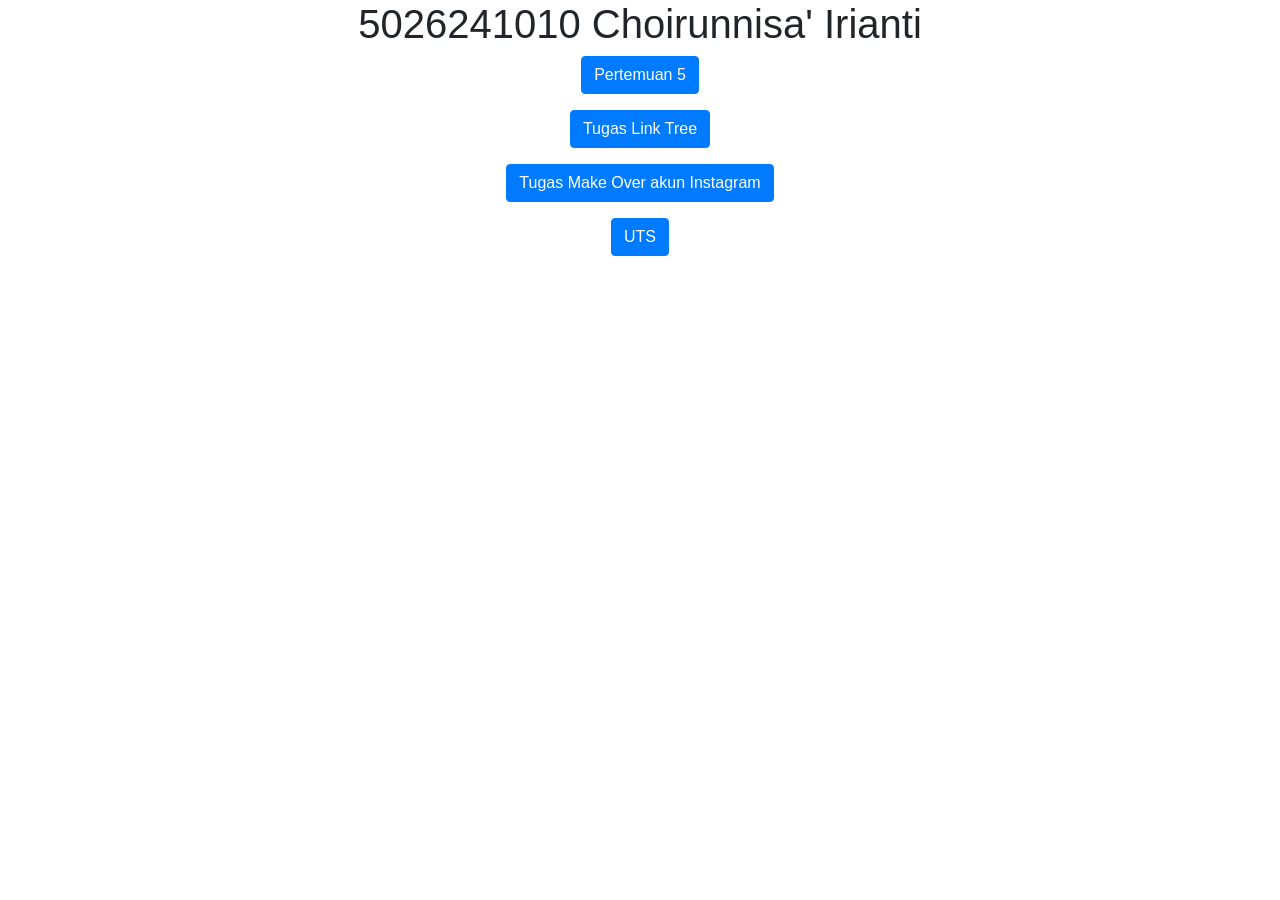
<file: index.html>
<!DOCTYPE html>
<html lang="en">

<head>
    <title>Choirunnnisa' Irianti - 5026241010</title>
    <meta charset="utf-8">
    <meta name="viewport" content="width=device-width, initial-scale=1">
    <link rel="stylesheet" href="https://cdn.jsdelivr.net/npm/bootstrap@4.6.2/dist/css/bootstrap.min.css">
    <script src="https://cdn.jsdelivr.net/npm/jquery@3.7.1/dist/jquery.slim.min.js"></script>
    <script src="https://cdn.jsdelivr.net/npm/popper.js@1.16.1/dist/umd/popper.min.js"></script>
    <script src="https://cdn.jsdelivr.net/npm/bootstrap@4.6.2/dist/js/bootstrap.bundle.min.js"></script>
</head>

<body>

    <div class="container">
        <center>
            <h1>5026241010 Choirunnisa' Irianti</h1>
            <p>
                <a href="Pertemuan5.html" target="_blank" class="btn btn-primary">
                    Pertemuan 5
                </a>
            </p>
            <p>
                <a href="linktree.html" target="_blank" class="btn btn-primary">
                    Tugas Link Tree
                </a>
            </p>
            <p>
                <a href="tugas_ets.html" target="_blank" class="btn btn-primary">
                    Tugas Make Over akun Instagram
                </a>
            </p>
            <p>
                <a href="5026241010.html" target="_blank" class="btn btn-primary">
                    UTS
                </a>
            </p>
        </center>
    </div>

</body>

</html>
</file>
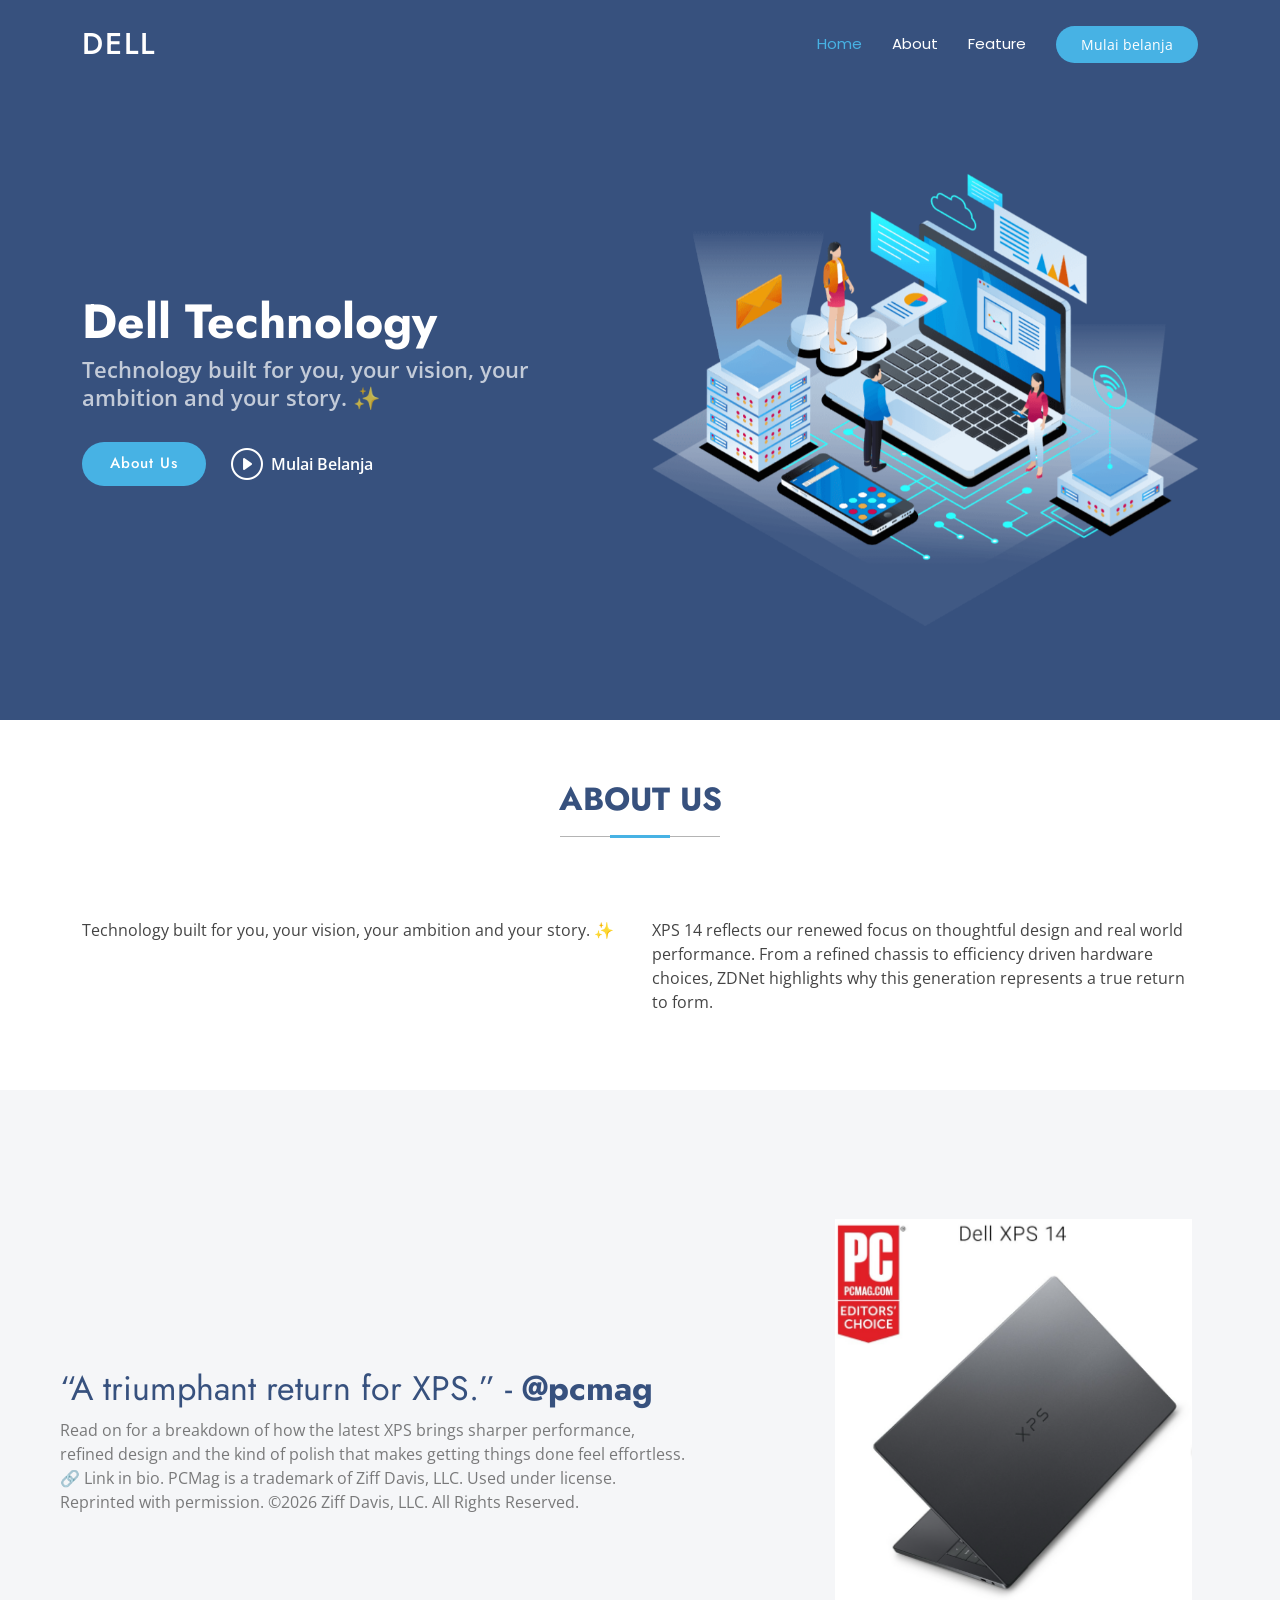
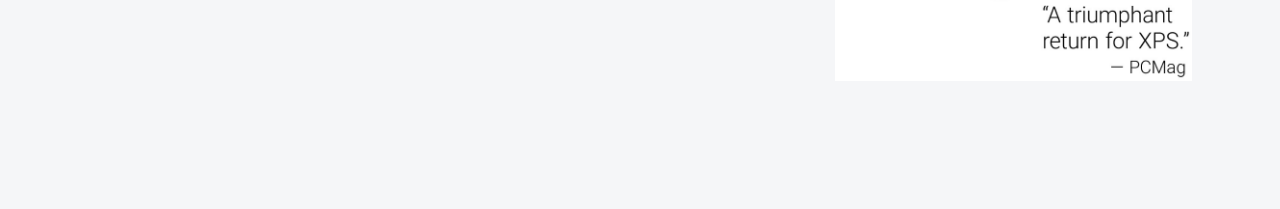
<file: Pertemuan5.html>
<!DOCTYPE html>
<html lang="en">

<head>
    <meta charset="utf-8">
    <meta content="width=device-width, initial-scale=1.0" name="viewport">
    <title>Dell</title>
    <meta name="description" content="">
    <meta name="keywords" content="">

    <!-- Favicons -->
    <link href="assets/img/favicon.png" rel="icon">
    <link href="assets/img/apple-touch-icon.png" rel="apple-touch-icon">

    <!-- Fonts -->
    <link href="https://fonts.googleapis.com" rel="preconnect">
    <link href="https://fonts.gstatic.com" rel="preconnect" crossorigin>
    <link
        href="https://fonts.googleapis.com/css2?family=Open+Sans:ital,wght@0,300;0,400;0,500;0,600;0,700;0,800;1,300;1,400;1,500;1,600;1,700;1,800&family=Poppins:ital,wght@0,100;0,200;0,300;0,400;0,500;0,600;0,700;0,800;0,900;1,100;1,200;1,300;1,400;1,500;1,600;1,700;1,800;1,900&family=Jost:ital,wght@0,100;0,200;0,300;0,400;0,500;0,600;0,700;0,800;0,900;1,100;1,200;1,300;1,400;1,500;1,600;1,700;1,800;1,900&display=swap"
        rel="stylesheet">

    <!-- Vendor CSS Files -->
    <link href="assets/vendor/bootstrap/css/bootstrap.min.css" rel="stylesheet">
    <link href="assets/vendor/bootstrap-icons/bootstrap-icons.css" rel="stylesheet">
    <link href="assets/vendor/aos/aos.css" rel="stylesheet">
    <link href="assets/vendor/glightbox/css/glightbox.min.css" rel="stylesheet">
    <link href="assets/vendor/swiper/swiper-bundle.min.css" rel="stylesheet">

    <!-- Main CSS File -->
    <link href="assets/css/main.css" rel="stylesheet">

    <!-- =======================================================
  * Template Name: Arsha
  * Template URL: https://bootstrapmade.com/arsha-free-bootstrap-html-template-corporate/
  * Updated: Feb 22 2025 with Bootstrap v5.3.3
  * Author: BootstrapMade.com
  * License: https://bootstrapmade.com/license/
  ======================================================== -->
</head>

<body class="index-page">
    <header id="header" class="header d-flex align-items-center fixed-top">
        <div class="container-fluid container-xl position-relative d-flex align-items-center">

            <a href="index.html" class="logo d-flex align-items-center me-auto">
                <!-- Uncomment the line below if you also wish to use an image logo -->
                <!-- <img src="assets/img/logo.webp" alt=""> -->
                <h1 class="sitename">Dell</h1>
            </a>

            <nav id="navmenu" class="navmenu">
                <ul>
                    <li><a href="#hero" class="active">Home</a></li>
                    <li><a href="#about">About</a></li>
                    <li><a href="#unggulan">Feature</a></li>
                </ul>
                <i class="mobile-nav-toggle d-xl-none bi bi-list"></i>
            </nav>

            <a class="btn-getstarted" href="#about">Mulai belanja</a>

        </div>
    </header>
    <main class="main">
        <!-- Hero Section -->
        <section id="hero" class="hero section dark-background">

            <div class="container">
                <div class="row gy-4">
                    <div class="col-lg-6 order-2 order-lg-1 d-flex flex-column justify-content-center"
                        data-aos="zoom-out">
                        <h1>Dell Technology</h1>
                        <p>Technology built for you, your vision, your ambition and your story. ✨</p>
                        <div class="d-flex">
                            <a href="#about" class="btn-get-started">About Us</a>
                            <a href="https://www.dellstore.com/laptops.html"
                                class="glightbox btn-watch-video d-flex align-items-center"><i
                                    class="bi bi-play-circle"></i><span>Mulai Belanja</span></a>
                        </div>
                    </div>
                    <div class="col-lg-6 order-1 order-lg-2 hero-img" data-aos="zoom-out" data-aos-delay="200">
                        <img src="assets/img/hero-img.png" class="img-fluid animated" alt="">
                    </div>
                </div>
            </div>

        </section>
        <!-- /Hero Section -->

        <!-- About Section -->
        <section id="about" class="about section">
            <!-- Section Title -->
            <div class="container section-title" data-aos="fade-up">
                <h2>About Us</h2>
            </div><!-- End Section Title -->

            <div class="container">

                <div class="row gy-4">

                    <div class="col-lg-6 content" data-aos="fade-up" data-aos-delay="100">
                        <p>
                            Technology built for you, your vision, your ambition and your story. ✨
                        </p>

                    </div>

                    <div class="col-lg-6" data-aos="fade-up" data-aos-delay="200">
                        <p>XPS 14 reflects our renewed focus on thoughtful design and real world performance. From a
                            refined chassis to efficiency driven hardware choices, ZDNet highlights why this generation
                            represents a true return to form.</p>
                    </div>

                </div>

            </div>

        </section><!-- /About Section -->

        <!-- Unggulan Section -->
        <section id="unggulan" class="section why-us light-background" data-builder="section">

            <div class="container-fluid">

                <div class="row gy-4">

                    <div class="col-lg-7 d-flex flex-column justify-content-center order-2 order-lg-1">

                        <div class="content px-xl-5" data-aos="fade-up" data-aos-delay="100">
                            <h3><span>“A triumphant return for XPS.” - </span><strong>@pcmag</strong></h3>
                            <p>
                                Read on for a breakdown of how the latest XPS brings sharper performance, refined design
                                and the kind of polish that makes getting things done feel effortless. 🔗 Link in bio.

                                PCMag is a trademark of Ziff Davis, LLC. Used under license. Reprinted with permission.
                                ©️2026 Ziff Davis, LLC. All Rights Reserved.
                            </p>
                        </div>
                    </div>

                    <div class="col-lg-5 order-1 order-lg-2 why-us-img">
                        <img src="assets/img/dellxps.png" class="img-fluid" alt="" data-aos="zoom-in"
                            data-aos-delay="100">
                    </div>
                </div>

            </div>

        </section><!-- /Why Us Section -->
    </main>

    <!-- Scroll Top -->
    <a href="#" id="scroll-top" class="scroll-top d-flex align-items-center justify-content-center"><i
            class="bi bi-arrow-up-short"></i></a>

    <!-- Preloader -->
    <div id="preloader"></div>

    <!-- Vendor JS Files -->
    <script src="assets/vendor/bootstrap/js/bootstrap.bundle.min.js"></script>
    <script src="assets/vendor/php-email-form/validate.js"></script>
    <script src="assets/vendor/aos/aos.js"></script>
    <script src="assets/vendor/glightbox/js/glightbox.min.js"></script>
    <script src="assets/vendor/swiper/swiper-bundle.min.js"></script>
    <script src="assets/vendor/waypoints/noframework.waypoints.js"></script>
    <script src="assets/vendor/imagesloaded/imagesloaded.pkgd.min.js"></script>
    <script src="assets/vendor/isotope-layout/isotope.pkgd.min.js"></script>

    <!-- Main JS File -->
    <script src="assets/js/main.js"></script>
</body>

</html>
</file>
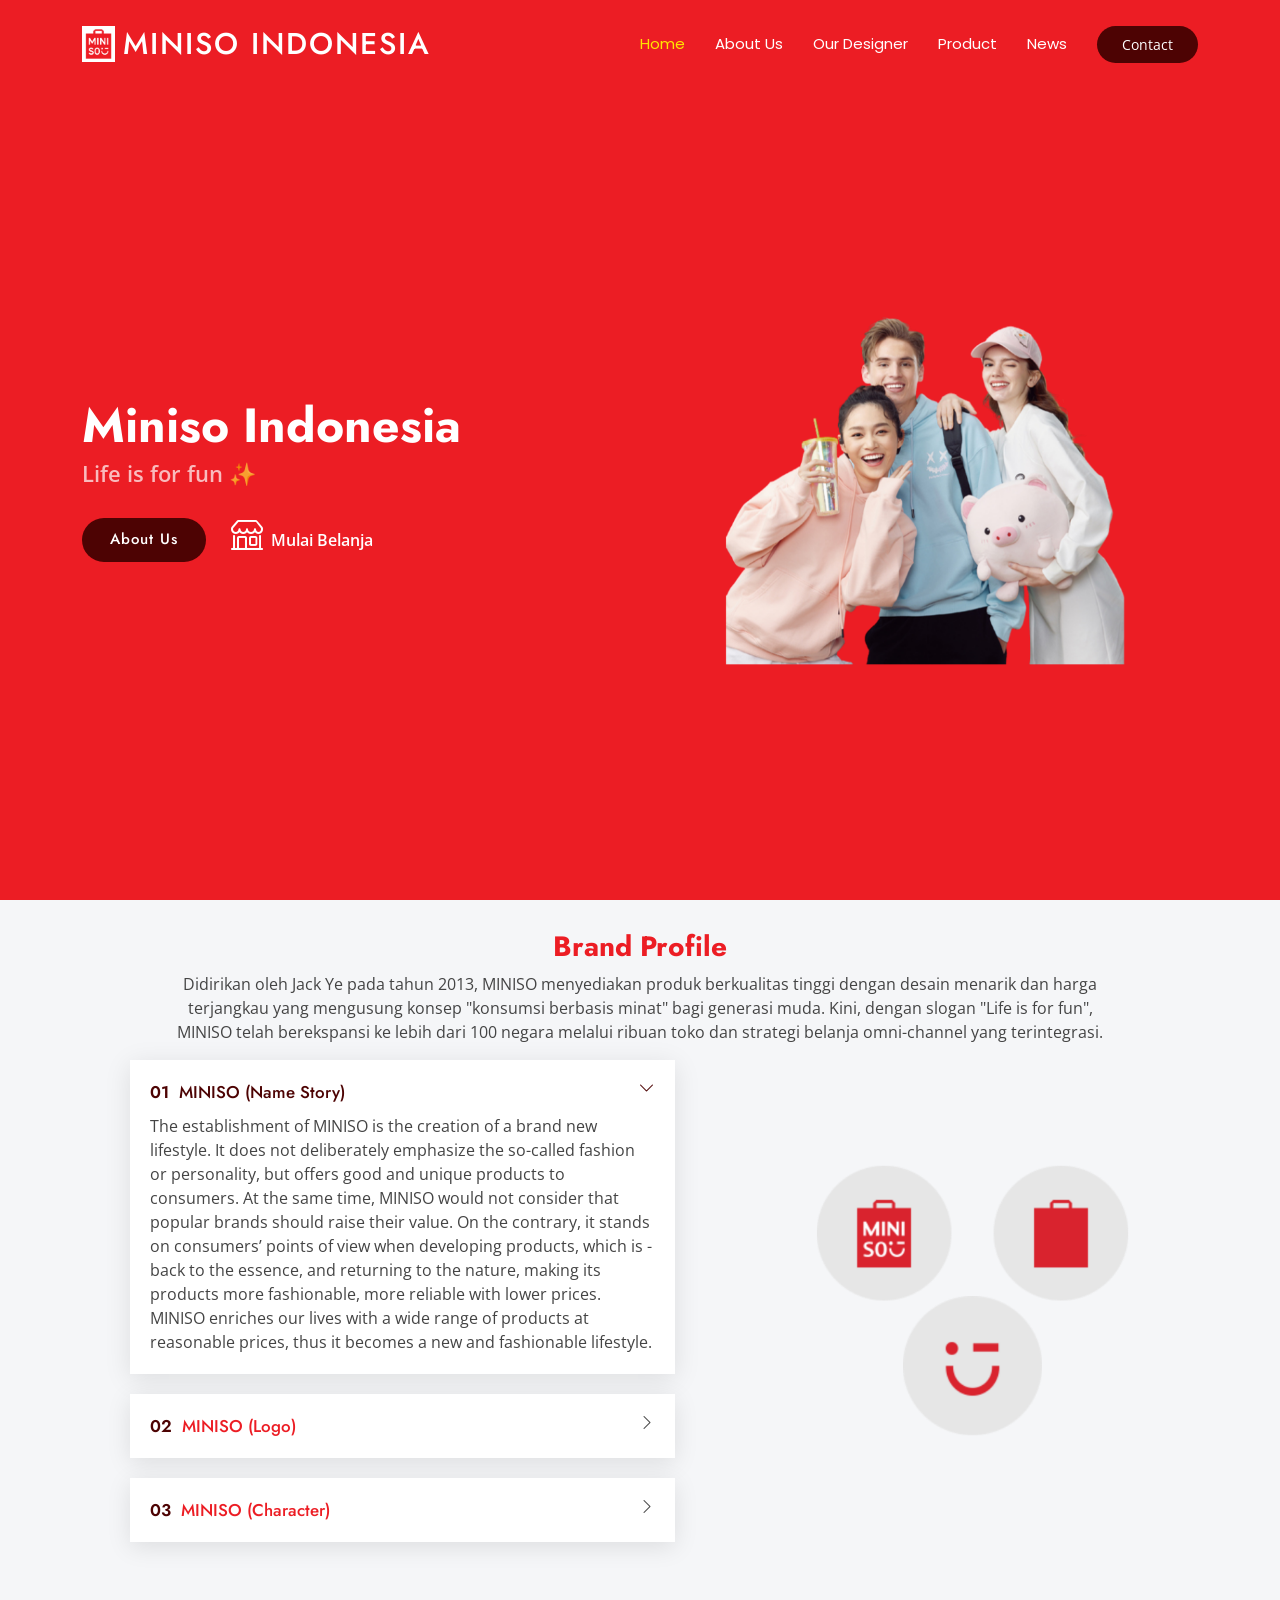
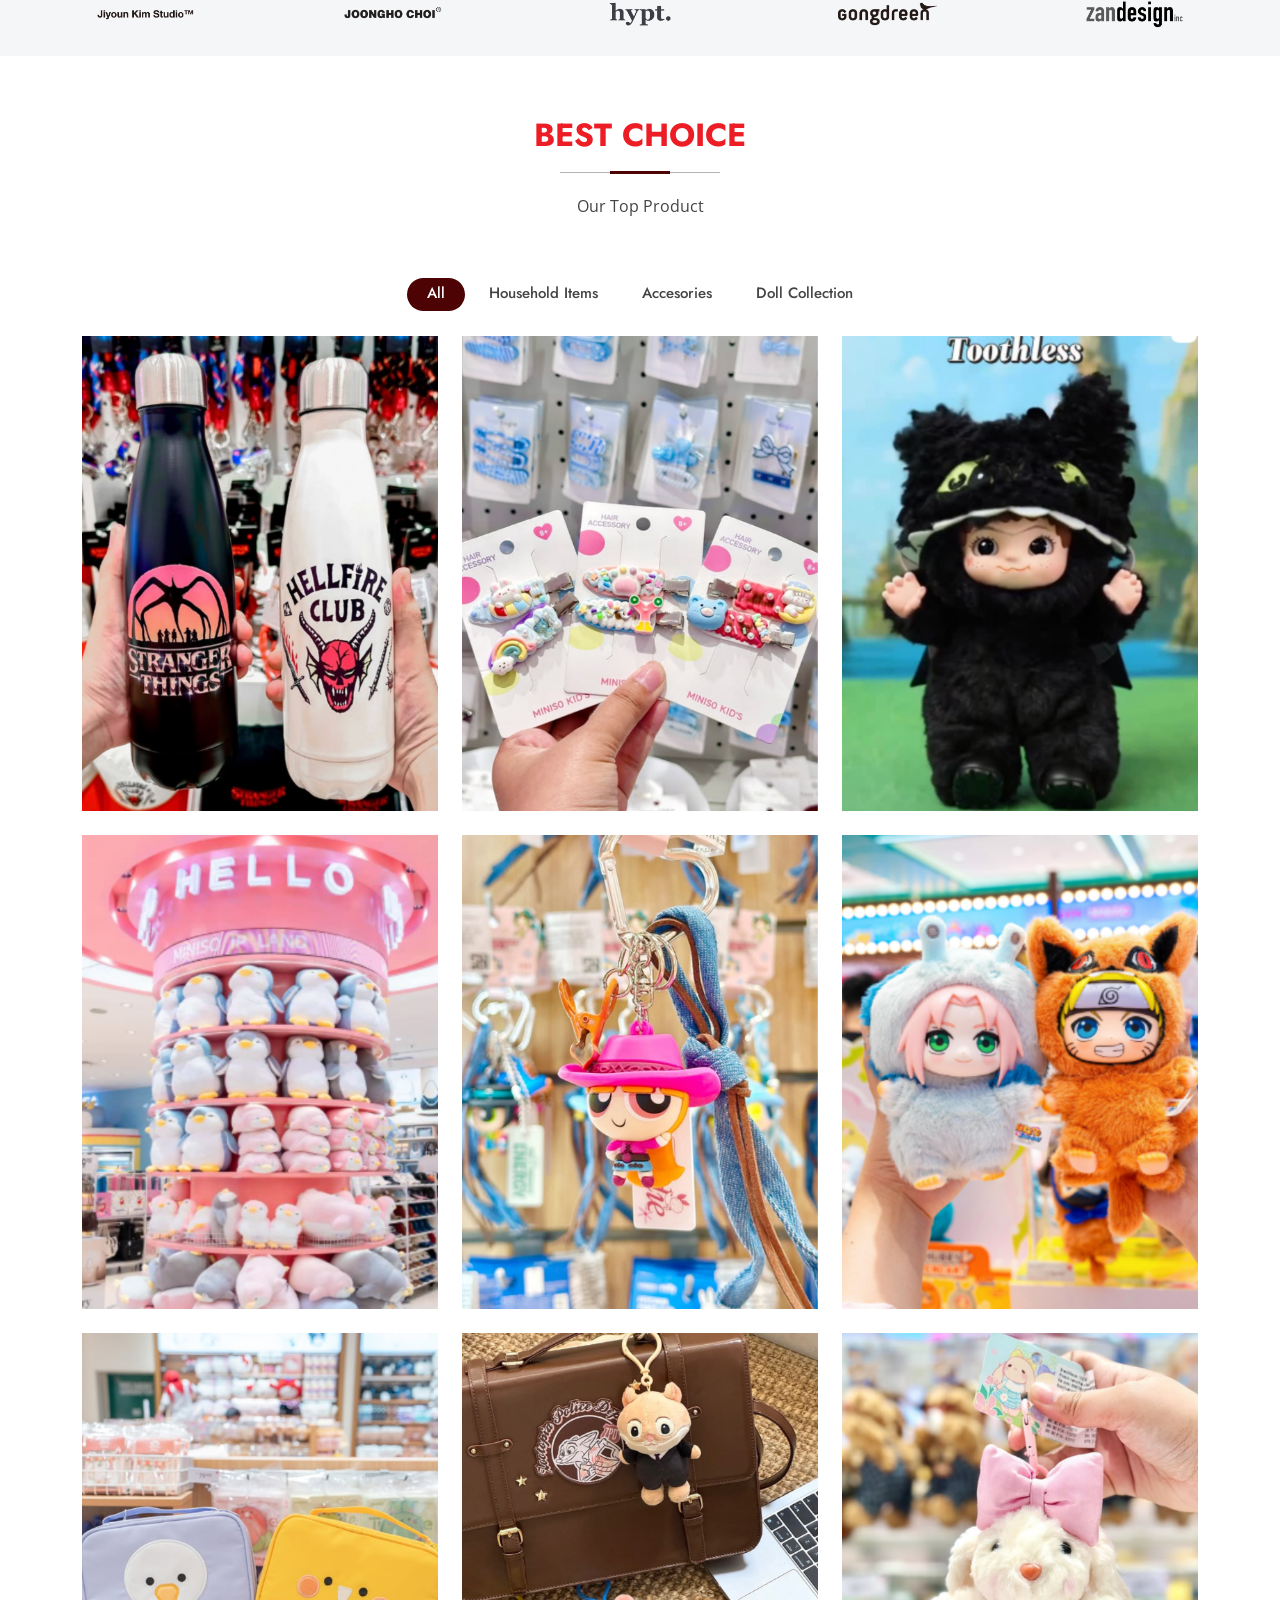
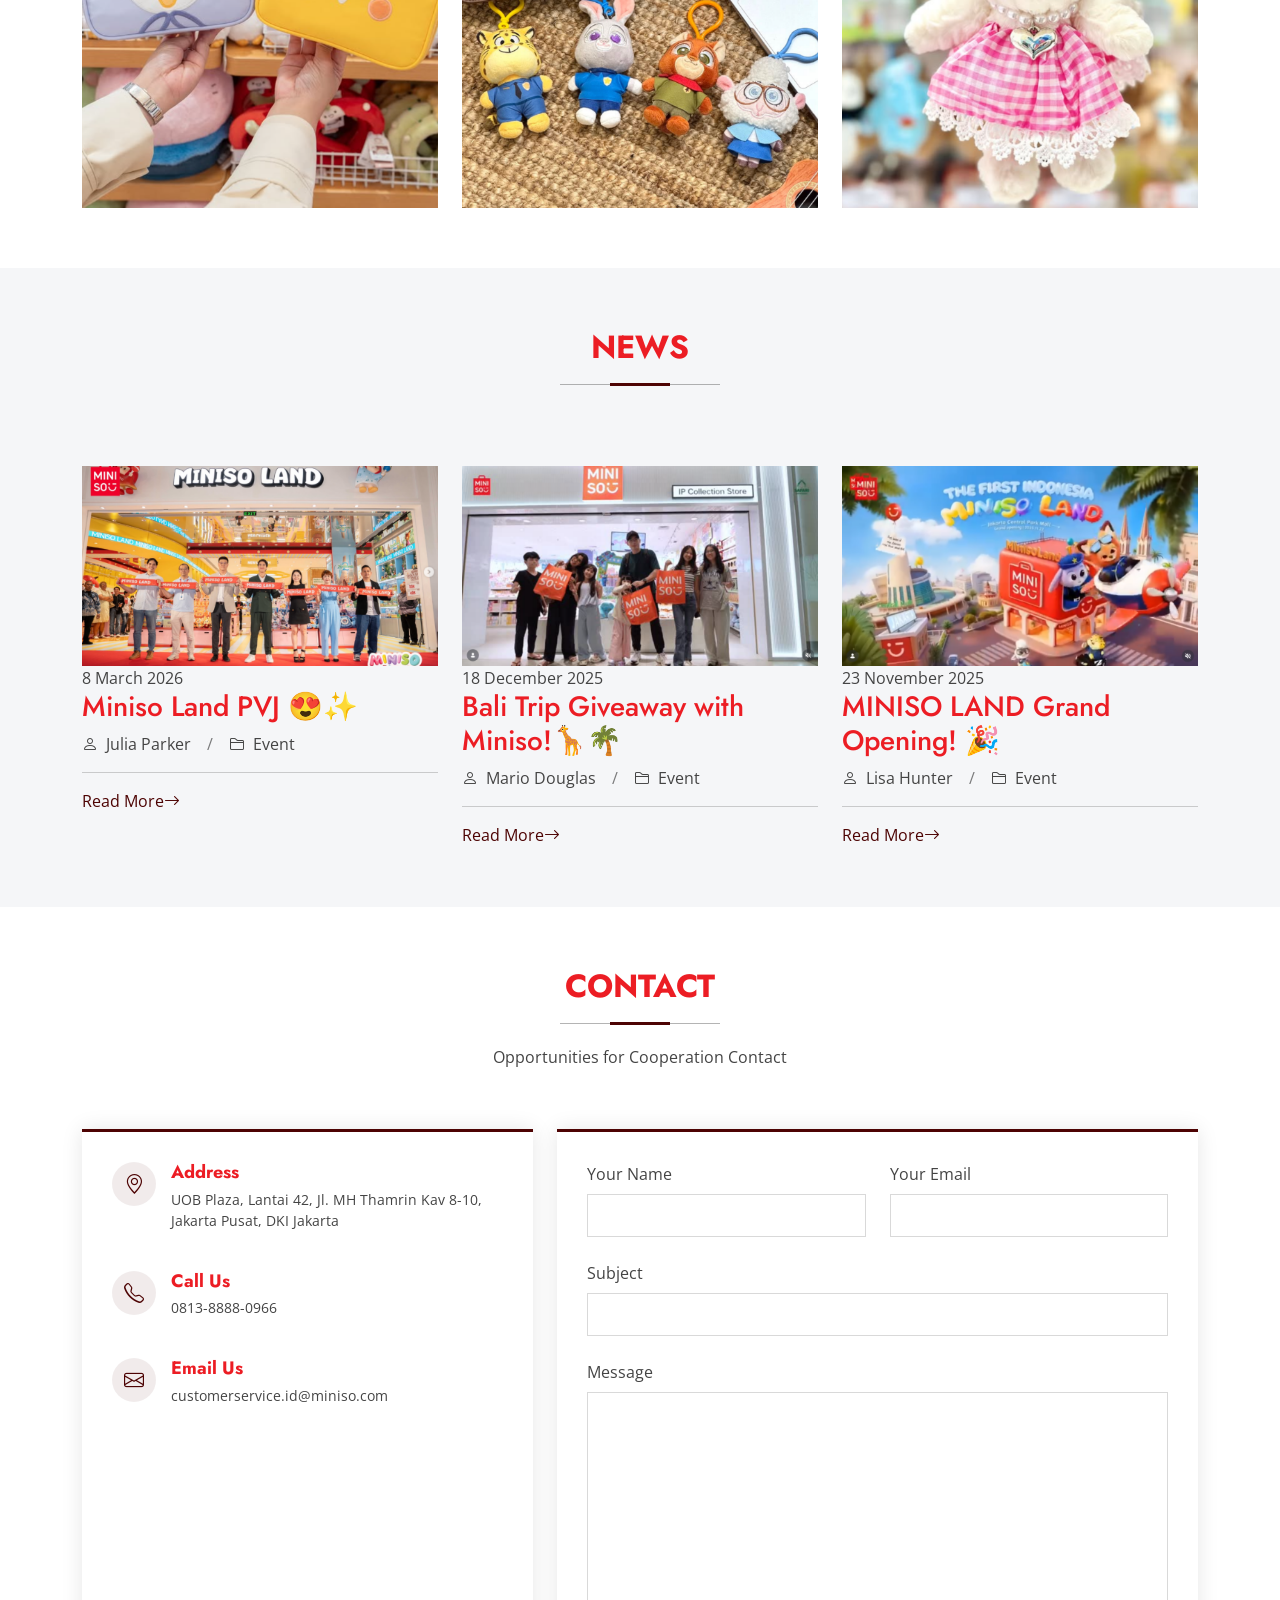
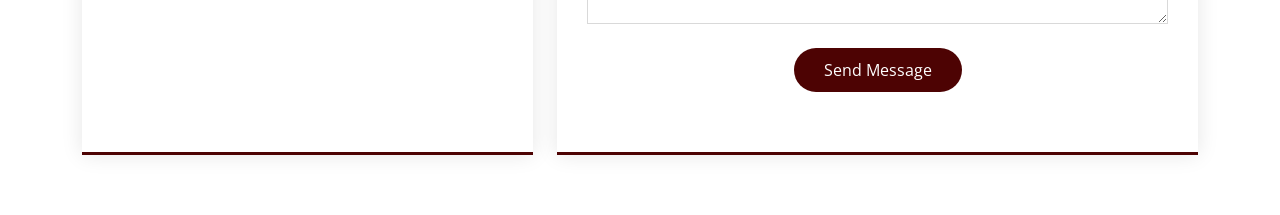
<file: tugas_ets.html>
<!DOCTYPE html>
<html lang="en">

<head>
  <meta charset="utf-8">
  <meta content="width=device-width, initial-scale=1.0" name="viewport">
  <title>Miniso Indonesia</title>
  <meta name="description" content="">
  <meta name="keywords" content="">

  <!-- Favicons -->
  <link href="assets/img/favicon.png" rel="icon">
  <link href="assets/img/apple-touch-icon.png" rel="apple-touch-icon">

  <!-- Fonts -->
  <link href="https://fonts.googleapis.com" rel="preconnect">
  <link href="https://fonts.gstatic.com" rel="preconnect" crossorigin>
  <link
    href="https://fonts.googleapis.com/css2?family=Open+Sans:ital,wght@0,300;0,400;0,500;0,600;0,700;0,800;1,300;1,400;1,500;1,600;1,700;1,800&family=Poppins:ital,wght@0,100;0,200;0,300;0,400;0,500;0,600;0,700;0,800;0,900;1,100;1,200;1,300;1,400;1,500;1,600;1,700;1,800;1,900&family=Jost:ital,wght@0,100;0,200;0,300;0,400;0,500;0,600;0,700;0,800;0,900;1,100;1,200;1,300;1,400;1,500;1,600;1,700;1,800;1,900&display=swap"
    rel="stylesheet">

  <!-- Vendor CSS Files -->
  <link href="assets/vendor/bootstrap/css/bootstrap.min.css" rel="stylesheet">
  <link href="assets/vendor/bootstrap-icons/bootstrap-icons.css" rel="stylesheet">
  <link href="assets/vendor/aos/aos.css" rel="stylesheet">
  <link href="assets/vendor/glightbox/css/glightbox.min.css" rel="stylesheet">
  <link href="assets/vendor/swiper/swiper-bundle.min.css" rel="stylesheet">

  <!-- Main CSS File -->
  <link href="assets/css/miniso.css" rel="stylesheet">

  <!-- =======================================================
  * Template Name: Arsha
  * Template URL: https://bootstrapmade.com/arsha-free-bootstrap-html-template-corporate/
  * Updated: Feb 22 2025 with Bootstrap v5.3.3
  * Author: BootstrapMade.com
  * License: https://bootstrapmade.com/license/
  ======================================================== -->
</head>

<body class="index-page">
  <!-- Header yang isinya pencetan menu -->
  <header id="header" class="header d-flex align-items-center fixed-top">
    <div class="container-fluid container-xl position-relative d-flex align-items-center">

      <a href="index.html" class="logo d-flex align-items-center me-auto">
        <img src="assets/img/logo miniso.png" alt="">
        <h1 class="sitename">Miniso Indonesia</h1>
      </a>

      <nav id="navmenu" class="navmenu">
        <ul>
          <li><a href="#home" class="active">Home</a></li>
          <li><a href="#about">About Us</a></li>
          <li><a href="#designer">Our Designer</a></li>
          <li><a href="#product">Product</a></li>
          <li><a href="#recent-blog-postst">News</a></li>
        </ul>
        <i class="mobile-nav-toggle d-xl-none bi bi-list"></i>
      </nav>

      <a class="btn-getstarted" href="#contact">Contact</a>

    </div>
  </header>
  <main class="main">

    <!-- Hero Section -->
    <section id="home" class="hero section dark-background">

      <div class="container">
        <div class="row gy-4">
          <div class="col-lg-6 order-2 order-lg-1 d-flex flex-column justify-content-center" data-aos="zoom-out">
            <h1>Miniso Indonesia</h1>
            <p>Life is for fun ✨</p>
            <div class="d-flex">
              <a href="#about" class="btn-get-started">About Us</a>
              <a href="#product" class="btn-watch-video"><i class="bi bi-shop"></i><span>Mulai
                  Belanja</span></a>
            </div>
          </div>
          <div class="col-lg-6 order-1 order-lg-2 hero-img" data-aos="zoom-out" data-aos-delay="200">
            <img src="assets/img/hero-miniso.png" class="img-fluid animated" alt="">
          </div>
        </div>
      </div>

    </section><!-- /Hero Section -->

    <!-- About Us Section -->
    <section id="about" class="section why-us light-background" data-builder="section">

      <div class="container">

        <div class="row justify-content-center mb-0">
          <div class="col-lg-10 text-center" data-aos="fade-up" data-aos-delay="100">
            <h3 class="text-center"><span><strong>Brand Profile</strong></span></h3>
            <p>
              Didirikan oleh Jack Ye pada tahun 2013, MINISO menyediakan produk berkualitas tinggi
              dengan desain menarik dan harga terjangkau yang mengusung konsep "konsumsi berbasis
              minat" bagi generasi muda. Kini, dengan slogan "Life is for fun", MINISO telah
              berekspansi ke lebih dari 100 negara melalui ribuan toko dan strategi belanja
              omni-channel yang terintegrasi.
            </p>
          </div>
        </div>

        <div class="row gy-4">

          <div class="col-lg-7 d-flex flex-column justify-content-center order-2 order-lg-1">
            <div class="faq-container px-xl-5" data-aos="fade-up" data-aos-delay="200">

              <div class="faq-item faq-active">
                <h3><span>01</span> MINISO (Name Story)</h3>
                <div class="faq-content">
                  <p>The establishment of MINISO is the creation of a brand new lifestyle. It does not
                    deliberately emphasize the so-called fashion or personality, but offers good and
                    unique products to consumers. At the same time, MINISO would not consider that
                    popular brands should raise their value. On the contrary, it stands on
                    consumers’ points of view when developing products, which is - back to the
                    essence, and returning to the nature, making its products more fashionable, more
                    reliable with lower prices. MINISO enriches our lives with a wide range of
                    products at reasonable prices, thus it becomes a new and fashionable lifestyle.
                  </p>
                </div>
                <i class="faq-toggle bi bi-chevron-right"></i>
              </div>

              <div class="faq-item">
                <h3><span>02</span> MINISO (Logo)</h3>
                <div class="faq-content">
                  <p>The design of MINISO's Logo is about the image of a shopping bag, which is simple
                    but fashionable. While showing the industrial features perfectly, it also
                    emphasizes the concept of consumption, which is of strong identification and
                    memorable.</p>
                </div>
                <i class="faq-toggle bi bi-chevron-right"></i>
              </div>

              <div class="faq-item">
                <h3><span>03</span> MINISO (Character)</h3>
                <div class="faq-content">
                  <p>The combination of Logo name and graphic portfolio is an expression of "smile
                    services" to consumers and advocates the "happiness is the best" life attitude.
                    The essence of life is the pursuit of happiness. Let's face life happily and
                    enjoy what we have in life!
                  </p>
                </div>
                <i class="faq-toggle bi bi-chevron-right"></i>
              </div>

            </div>
          </div>

          <div class="col-lg-5 order-1 order-lg-2 why-us-img">
            <img src="assets/img/why-us-miniso.png" class="img-fluid" alt="" data-aos="zoom-in" data-aos-delay="100">
          </div>

        </div>

      </div>

    </section><!-- /About Us Section -->

    <!-- Designer Section -->
    <section id="designer" class="clients section light-background">

      <div class="container" data-aos="zoom-in">

        <div class="swiper init-swiper">
          <script type="application/json" class="swiper-config">
            {
              "loop": true,
              "speed": 600,
              "autoplay": {
                "delay": 5000
              },
              "slidesPerView": "auto",
              "pagination": {
                "el": ".swiper-pagination",
                "type": "bullets",
                "clickable": true
              },
              "breakpoints": {
                "320": {
                  "slidesPerView": 2,
                  "spaceBetween": 40
                },
                "480": {
                  "slidesPerView": 3,
                  "spaceBetween": 60
                },
                "640": {
                  "slidesPerView": 4,
                  "spaceBetween": 80
                },
                "992": {
                  "slidesPerView": 5,
                  "spaceBetween": 120
                },
                "1200": {
                  "slidesPerView": 5,
                  "spaceBetween": 120
                }
              }
            }
          </script>
          <div class="swiper-wrapper align-items-center">
            <div class="swiper-slide"><img src="assets/img/designer/designer-1.png" class="img-fluid" alt=""></div>
            <div class="swiper-slide"><img src="assets/img/designer/designer-2.png" class="img-fluid" alt=""></div>
            <div class="swiper-slide"><img src="assets/img/designer/designer-3.png" class="img-fluid" alt=""></div>
            <div class="swiper-slide"><img src="assets/img/designer/designer-6.png" class="img-fluid" alt=""></div>
            <div class="swiper-slide"><img src="assets/img/designer/designer-8.png" class="img-fluid" alt=""></div>
          </div>
        </div>

      </div>

    </section><!-- /Designer Section -->

    <!-- products Section -->
    <section id="product" class="portfolio section">

      <!-- Section Title -->
      <div class="container section-title" data-aos="fade-up">
        <h2>Best Choice</h2>
        <p>Our Top Product</p>
      </div><!-- End Section Title -->

      <div class="container">

        <div class="isotope-layout" data-default-filter="*" data-layout="masonry" data-sort="original-order">

          <ul class="portfolio-filters isotope-filters" data-aos="fade-up" data-aos-delay="100">
            <li data-filter="*" class="filter-active">All</li>
            <li data-filter=".filter-hh">Household Items</li>
            <li data-filter=".filter-dl">Accesories</li>
            <li data-filter=".filter-hnb">Doll Collection</li>
          </ul><!-- End products Filters -->

          <div class="row gy-4 isotope-container" data-aos="fade-up" data-aos-delay="200">

            <div class="col-lg-4 col-md-6 portfolio-item isotope-item filter-hh">
              <img src="assets/img/products/hh-1.png" class="img-fluid" alt="">
              <div class="portfolio-info">
                <h4>Tumbler</h4>
                <p>Hydrated in a good mood!</p>
                <a href="assets/img/products/hh-1.png" title="Tumbler" data-gallery="portfolio-gallery-app"
                  class="glightbox preview-link"><i class="bi bi-zoom-in"></i></a>
              </div>
            </div><!-- End Household 1 -->

            <div class="col-lg-4 col-md-6 portfolio-item isotope-item filter-dl">
              <img src="assets/img/products/dl-1.png" class="img-fluid" alt="">
              <div class="portfolio-info">
                <h4>Hairpin Bundle</h4>
                <p>Keep Your Pony in Tack!</p>
                <a href="assets/img/products/dl-1.png" title="Hairpin Bundle" data-gallery="portfolio-gallery-product"
                  class="glightbox preview-link"><i class="bi bi-zoom-in"></i></a>
              </div>
            </div><!-- End Daily Life 1 -->

            <div class="col-lg-4 col-md-6 portfolio-item isotope-item filter-hnb">
              <img src="assets/img/products/hnb-1.png" class="img-fluid" alt="">
              <div class="portfolio-info">
                <h4>Wakuku Dragon Master</h4>
                <p>Wakuku new collection!</p>
                <a href="assets/img/products/hnb-1.png" title="Wakuku Dragon Master" data-gallery="portfolio-gallery-branding"
                  class="glightbox preview-link"><i class="bi bi-zoom-in"></i></a>
              </div>
            </div><!-- End Health and Beauty 1 -->

            <div class="col-lg-4 col-md-6 portfolio-item isotope-item filter-hh">
              <img src="assets/img/products/hh-2.png" class="img-fluid" alt="">
              <div class="portfolio-info">
                <h4>Pillow</h4>
                <p>Experience sleeping above the clouds!</p>
                <a href="assets/img/products/hh-2.png" title="Pillow" data-gallery="portfolio-gallery-app"
                  class="glightbox preview-link"><i class="bi bi-zoom-in"></i></a>
              </div>
            </div><!-- End Household 2 -->

            <div class="col-lg-4 col-md-6 portfolio-item isotope-item filter-dl">
              <img src="assets/img/products/dl-2.png" class="img-fluid" alt="">
              <div class="portfolio-info">
                <h4>Power Puff Girls Charm</h4>
                <p>Got Your Pocket Size Cowboy!</p>
                <a href="assets/img/portfolio/dl-2.png" title="Power Puff Girls Charm" data-gallery="portfolio-gallery-product"
                  class="glightbox preview-link"><i class="bi bi-zoom-in"></i></a>
              </div>
            </div><!-- End Daily Life 2 -->

            <div class="col-lg-4 col-md-6 portfolio-item isotope-item filter-hnb">
              <img src="assets/img/products/hnb-2.png" class="img-fluid" alt="">
              <div class="portfolio-info">
                <h4>Naruto Shippuden Blind Box</h4>
                <p>Get A Surprise, and See What's Your Naruto Charm!</p>
                <a href="assets/img/products/hnb-2.png" title="Naruto Shippuden Blind Box" data-gallery="portfolio-gallery-branding"
                  class="glightbox preview-link"><i class="bi bi-zoom-in"></i></a>
              </div>
            </div><!-- End Health and Beauty 2 -->

            <div class="col-lg-4 col-md-6 portfolio-item isotope-item filter-hh">
              <img src="assets/img/products/hh-3.png" class="img-fluid" alt="">
              <div class="portfolio-info">
                <h4>Pouch</h4>
                <p>Magic storage for your things!</p>
                <a href="assets/img/products/hh-3.png" title="Pouch" data-gallery="portfolio-gallery-app"
                  class="glightbox preview-link"><i class="bi bi-zoom-in"></i></a>
              </div>
            </div><!-- End Household 3 -->

            <div class="col-lg-4 col-md-6 portfolio-item isotope-item filter-dl">
              <img src="assets/img/products/dl-3.png" class="img-fluid" alt="">
              <div class="portfolio-info">
                <h4>Zootopia Charm</h4>
                <p>Zootopia Travel Size! </p>
                <a href="assets/img/products/dl-3.png" title="Zootopia Charm" data-gallery="portfolio-gallery-product"
                  class="glightbox preview-link"><i class="bi bi-zoom-in"></i></a>
              </div>
            </div><!-- End Daily Life 3 -->

            <div class="col-lg-4 col-md-6 portfolio-item isotope-item filter-hnb">
              <img src="assets/img/products/hnb-3.png" class="img-fluid" alt="">
              <div class="portfolio-info">
                <h4>Rabbit Keychain</h4>
                <p>Eye Catching Cute Rabbit, to Hypen Up Your Bag!</p>
                <a href="assets/img/products/hnb-3.png" title="Rabbit Keychain" data-gallery="portfolio-gallery-branding"
                  class="glightbox preview-link"><i class="bi bi-zoom-in"></i></a>
              </div>
            </div><!-- End Health and Beauty 3 -->

          </div><!-- End Portfolio Container -->

        </div>

      </div>

    </section><!-- /Portfolio Section -->

    <!-- Recent Blog Postst Section -->
    <section id="recent-blog-postst" class="recent-blog-posts section light-background">

      <!-- Section Title -->
      <div class="container section-title" data-aos="fade-up">
        <h2>News</h2>
      </div><!-- End Section Title -->

      <div class="container">

        <div class="row gy-5">

          <div class="col-xl-4 col-md-6">
            <div class="post-item position-relative h-100" data-aos="fade-up" data-aos-delay="100">

              <div class="post-img position-relative overflow-hidden">
                <img src="assets/img/blog/blog-1.png" class="img-fluid" alt="">
                <span class="post-date">8 March 2026</span>
              </div>

              <div class="post-content d-flex flex-column">

                <h3 class="post-title">Miniso Land PVJ 😍✨</h3>

                <div class="meta d-flex align-items-center">
                  <div class="d-flex align-items-center">
                    <i class="bi bi-person"></i> <span class="ps-2">Julia Parker</span>
                  </div>
                  <span class="px-3 text-black-50">/</span>
                  <div class="d-flex align-items-center">
                    <i class="bi bi-folder2"></i> <span class="ps-2">Event</span>
                  </div>
                </div>

                <hr>

                <a href="blog-details.html" class="readmore stretched-link"><span>Read More</span><i
                    class="bi bi-arrow-right"></i></a>

              </div>

            </div>
          </div><!-- End post item -->

          <div class="col-xl-4 col-md-6">
            <div class="post-item position-relative h-100" data-aos="fade-up" data-aos-delay="200">

              <div class="post-img position-relative overflow-hidden">
                <img src="assets/img/blog/blog-2.png" class="img-fluid" alt="">
                <span class="post-date">18 December 2025</span>
              </div>

              <div class="post-content d-flex flex-column">

                <h3 class="post-title">Bali Trip Giveaway with Miniso!🦒🌴</h3>

                <div class="meta d-flex align-items-center">
                  <div class="d-flex align-items-center">
                    <i class="bi bi-person"></i> <span class="ps-2">Mario Douglas</span>
                  </div>
                  <span class="px-3 text-black-50">/</span>
                  <div class="d-flex align-items-center">
                    <i class="bi bi-folder2"></i> <span class="ps-2">Event</span>
                  </div>
                </div>

                <hr>

                <a href="blog-details.html" class="readmore stretched-link"><span>Read More</span><i
                    class="bi bi-arrow-right"></i></a>

              </div>

            </div>
          </div><!-- End post item -->

          <div class="col-xl-4 col-md-6" data-aos="fade-up" data-aos-delay="300">
            <div class="post-item position-relative h-100">

              <div class="post-img position-relative overflow-hidden">
                <img src="assets/img/blog/blog-3.png" class="img-fluid" alt="">
                <span class="post-date">23 November 2025</span>
              </div>

              <div class="post-content d-flex flex-column">

                <h3 class="post-title"> MINISO LAND Grand Opening! 🎉
                </h3>

                <div class="meta d-flex align-items-center">
                  <div class="d-flex align-items-center">
                    <i class="bi bi-person"></i> <span class="ps-2">Lisa Hunter</span>
                  </div>
                  <span class="px-3 text-black-50">/</span>
                  <div class="d-flex align-items-center">
                    <i class="bi bi-folder2"></i> <span class="ps-2">Event</span>
                  </div>
                </div>

                <hr>

                <a href="blog-details.html" class="readmore stretched-link"><span>Read More</span><i
                    class="bi bi-arrow-right"></i></a>

              </div>

            </div>
          </div><!-- End post item -->

        </div>

      </div>

    </section><!-- /Recent Blog Postst Section -->

    <!-- Contact Section -->
    <section id="contact" class="contact section">

      <!-- Section Title -->
      <div class="container section-title" data-aos="fade-up">
        <h2>Contact</h2>
        <p>Opportunities for Cooperation Contact</p>
      </div><!-- End Section Title -->

      <div class="container" data-aos="fade-up" data-aos-delay="100">

        <div class="row gy-4">

          <div class="col-lg-5">

            <div class="info-wrap">
              <div class="info-item d-flex" data-aos="fade-up" data-aos-delay="200">
                <i class="bi bi-geo-alt flex-shrink-0"></i>
                <div>
                  <h3>Address</h3>
                  <p>UOB Plaza, Lantai 42, Jl. MH Thamrin Kav 8-10, Jakarta Pusat, DKI Jakarta</p>
                </div>
              </div><!-- End Info Item -->

              <div class="info-item d-flex" data-aos="fade-up" data-aos-delay="300">
                <i class="bi bi-telephone flex-shrink-0"></i>
                <div>
                  <h3>Call Us</h3>
                  <p>0813-8888-0966</p>
                </div>
              </div><!-- End Info Item -->

              <div class="info-item d-flex" data-aos="fade-up" data-aos-delay="400">
                <i class="bi bi-envelope flex-shrink-0"></i>
                <div>
                  <h3>Email Us</h3>
                  <p>customerservice.id@miniso.com</p>
                </div>
              </div><!-- End Info Item -->

              <iframe
                src="https://www.google.com/maps/embed?pb=!1m18!1m12!1m3!1d3966.488283646226!2d106.8198896251495!3d-6.199128410729702!2m3!1f0!2f0!3f0!3m2!1i1024!2i768!4f13.1!3m3!1m2!1s0x2e69f5f96ef66383%3A0x9f6285e9f93ea728!2sUOB%20Plaza!5e0!3m2!1sen!2sid!4v1778069409633!5m2!1sen!2sid"
                frameborder="0" style="border:0; width: 100%; height: 270px;" allowfullscreen="" loading="lazy"
                referrerpolicy="no-referrer-when-downgrade"></iframe>
            </div>
          </div>

          <div class="col-lg-7">
            <form action="forms/contact.php" method="post" class="php-email-form" data-aos="fade-up"
              data-aos-delay="200">
              <div class="row gy-4">

                <div class="col-md-6">
                  <label for="name-field" class="pb-2">Your Name</label>
                  <input type="text" name="name" id="name-field" class="form-control" required="">
                </div>

                <div class="col-md-6">
                  <label for="email-field" class="pb-2">Your Email</label>
                  <input type="email" class="form-control" name="email" id="email-field" required="">
                </div>

                <div class="col-md-12">
                  <label for="subject-field" class="pb-2">Subject</label>
                  <input type="text" class="form-control" name="subject" id="subject-field" required="">
                </div>

                <div class="col-md-12">
                  <label for="message-field" class="pb-2">Message</label>
                  <textarea class="form-control" name="message" rows="10" id="message-field" required=""></textarea>
                </div>

                <div class="col-md-12 text-center">
                  <div class="loading">Loading</div>
                  <div class="error-message"></div>
                  <div class="sent-message">Your message has been sent. Thank you!</div>

                  <button type="submit">Send Message</button>
                </div>

              </div>
            </form>
          </div><!-- End Contact Form -->

        </div>

      </div>

    </section><!-- /Contact Section -->

  </main>

  <!-- Scroll Top -->
  <a href="#" id="scroll-top" class="scroll-top d-flex align-items-center justify-content-center"><i
      class="bi bi-arrow-up-short"></i></a>

  <!-- Preloader -->
  <div id="preloader"></div>

  <!-- Vendor JS Files -->
  <script src="assets/vendor/bootstrap/js/bootstrap.bundle.min.js"></script>
  <script src="assets/vendor/php-email-form/validate.js"></script>
  <script src="assets/vendor/aos/aos.js"></script>
  <script src="assets/vendor/glightbox/js/glightbox.min.js"></script>
  <script src="assets/vendor/swiper/swiper-bundle.min.js"></script>
  <script src="assets/vendor/waypoints/noframework.waypoints.js"></script>
  <script src="assets/vendor/imagesloaded/imagesloaded.pkgd.min.js"></script>
  <script src="assets/vendor/isotope-layout/isotope.pkgd.min.js"></script>

  <!-- Main JS File -->
  <script src="assets/js/main.js"></script>
</body>

</html>
</file>
<file: assets/css/main.css>
/**
* Template Name: Arsha
* Template URL: https://bootstrapmade.com/arsha-free-bootstrap-html-template-corporate/
* Updated: Feb 22 2025 with Bootstrap v5.3.3
* Author: BootstrapMade.com
* License: https://bootstrapmade.com/license/
*/

/*--------------------------------------------------------------
# Font & Color Variables
# Help: https://bootstrapmade.com/color-system/
--------------------------------------------------------------*/
/* Fonts */
:root {
  --default-font: "Open Sans",  system-ui, -apple-system, "Segoe UI", Roboto, "Helvetica Neue", Arial, "Noto Sans", "Liberation Sans", sans-serif, "Apple Color Emoji", "Segoe UI Emoji", "Segoe UI Symbol", "Noto Color Emoji";
  --heading-font: "Jost",  sans-serif;
  --nav-font: "Poppins",  sans-serif;
}

/* Global Colors - The following color variables are used throughout the website. Updating them here will change the color scheme of the entire website */
:root { 
  --background-color: #ffffff; /* Background color for the entire website, including individual sections */
  --default-color: #444444; /* Default color used for the majority of the text content across the entire website */
  --heading-color: #37517e; /* Color for headings, subheadings and title throughout the website */
  --accent-color: #47b2e4; /* Accent color that represents your brand on the website. It's used for buttons, links, and other elements that need to stand out */
  --surface-color: #ffffff; /* The surface color is used as a background of boxed elements within sections, such as cards, icon boxes, or other elements that require a visual separation from the global background. */
  --contrast-color: #ffffff; /* Contrast color for text, ensuring readability against backgrounds of accent, heading, or default colors. */
}

/* Nav Menu Colors - The following color variables are used specifically for the navigation menu. They are separate from the global colors to allow for more customization options */
:root {
  --nav-color: #ffffff;  /* The default color of the main navmenu links */
  --nav-hover-color: #47b2e4; /* Applied to main navmenu links when they are hovered over or active */
  --nav-mobile-background-color: #ffffff; /* Used as the background color for mobile navigation menu */
  --nav-dropdown-background-color: #ffffff; /* Used as the background color for dropdown items that appear when hovering over primary navigation items */
  --nav-dropdown-color: #444444; /* Used for navigation links of the dropdown items in the navigation menu. */
  --nav-dropdown-hover-color: #47b2e4; /* Similar to --nav-hover-color, this color is applied to dropdown navigation links when they are hovered over. */
}

/* Color Presets - These classes override global colors when applied to any section or element, providing reuse of the sam color scheme. */

.light-background {
  --background-color: #f5f6f8;
  --surface-color: #ffffff;
}

.dark-background {
  --background-color: #37517e;
  --default-color: #ffffff;
  --heading-color: #ffffff;
  --surface-color: #4668a2;
  --contrast-color: #ffffff;
}

/* Smooth scroll */
:root {
  scroll-behavior: smooth;
}

/*--------------------------------------------------------------
# General Styling & Shared Classes
--------------------------------------------------------------*/
body {
  color: var(--default-color);
  background-color: var(--background-color);
  font-family: var(--default-font);
}

a {
  color: var(--accent-color);
  text-decoration: none;
  transition: 0.3s;
}

a:hover {
  color: color-mix(in srgb, var(--accent-color), transparent 25%);
  text-decoration: none;
}

h1,
h2,
h3,
h4,
h5,
h6 {
  color: var(--heading-color);
  font-family: var(--heading-font);
}

/* PHP Email Form Messages
------------------------------*/
.php-email-form .error-message {
  display: none;
  background: #df1529;
  color: #ffffff;
  text-align: left;
  padding: 15px;
  margin-bottom: 24px;
  font-weight: 600;
}

.php-email-form .sent-message {
  display: none;
  color: #ffffff;
  background: #059652;
  text-align: center;
  padding: 15px;
  margin-bottom: 24px;
  font-weight: 600;
}

.php-email-form .loading {
  display: none;
  background: var(--surface-color);
  text-align: center;
  padding: 15px;
  margin-bottom: 24px;
}

.php-email-form .loading:before {
  content: "";
  display: inline-block;
  border-radius: 50%;
  width: 24px;
  height: 24px;
  margin: 0 10px -6px 0;
  border: 3px solid var(--accent-color);
  border-top-color: var(--surface-color);
  animation: php-email-form-loading 1s linear infinite;
}

@keyframes php-email-form-loading {
  0% {
    transform: rotate(0deg);
  }

  100% {
    transform: rotate(360deg);
  }
}

/*--------------------------------------------------------------
# Global Header
--------------------------------------------------------------*/
.header {
  --background-color: #3d4d6a;
  --heading-color: #ffffff;
  color: var(--default-color);
  background-color: var(--background-color);
  padding: 15px 0;
  transition: all 0.5s;
  z-index: 997;
}

.header .logo {
  line-height: 1;
}

.header .logo img {
  max-height: 36px;
  margin-right: 8px;
}

.header .logo h1 {
  font-size: 30px;
  margin: 0;
  font-weight: 500;
  color: var(--heading-color);
  letter-spacing: 2px;
  text-transform: uppercase;
}

.header .btn-getstarted,
.header .btn-getstarted:focus {
  color: var(--contrast-color);
  background: var(--accent-color);
  font-size: 14px;
  padding: 8px 25px;
  margin: 0 0 0 30px;
  border-radius: 50px;
  transition: 0.3s;
}

.header .btn-getstarted:hover,
.header .btn-getstarted:focus:hover {
  color: var(--contrast-color);
  background: color-mix(in srgb, var(--accent-color), transparent 15%);
}

@media (max-width: 1200px) {
  .header .logo {
    order: 1;
  }

  .header .btn-getstarted {
    order: 2;
    margin: 0 15px 0 0;
    padding: 6px 15px;
  }

  .header .navmenu {
    order: 3;
  }
}

/* Index Page Header
------------------------------*/
.index-page .header {
  --background-color: rgba(255, 255, 255, 0);
  --heading-color: #ffffff;
  --nav-color: #ffffff;
}

/* Index Page Header on Scroll
------------------------------*/
.index-page.scrolled .header {
  --background-color: rgba(40, 58, 90, 0.9);
}

/*--------------------------------------------------------------
# Navigation Menu
--------------------------------------------------------------*/
/* Desktop Navigation */
@media (min-width: 1200px) {
  .navmenu {
    padding: 0;
  }

  .navmenu ul {
    margin: 0;
    padding: 0;
    display: flex;
    list-style: none;
    align-items: center;
  }

  .navmenu li {
    position: relative;
  }

  .navmenu a,
  .navmenu a:focus {
    color: var(--nav-color);
    padding: 18px 15px;
    font-size: 15px;
    font-family: var(--nav-font);
    font-weight: 400;
    display: flex;
    align-items: center;
    justify-content: space-between;
    white-space: nowrap;
    transition: 0.3s;
  }

  .navmenu a i,
  .navmenu a:focus i {
    font-size: 12px;
    line-height: 0;
    margin-left: 5px;
    transition: 0.3s;
  }

  .navmenu li:last-child a {
    padding-right: 0;
  }

  .navmenu li:hover>a,
  .navmenu .active,
  .navmenu .active:focus {
    color: var(--nav-hover-color);
  }

  .navmenu .dropdown ul {
    margin: 0;
    padding: 10px 0;
    background: var(--nav-dropdown-background-color);
    display: block;
    position: absolute;
    visibility: hidden;
    left: 14px;
    top: 130%;
    opacity: 0;
    transition: 0.3s;
    border-radius: 4px;
    z-index: 99;
    box-shadow: 0px 0px 30px rgba(0, 0, 0, 0.1);
  }

  .navmenu .dropdown ul li {
    min-width: 200px;
  }

  .navmenu .dropdown ul a {
    padding: 10px 20px;
    font-size: 15px;
    text-transform: none;
    color: var(--nav-dropdown-color);
  }

  .navmenu .dropdown ul a i {
    font-size: 12px;
  }

  .navmenu .dropdown ul a:hover,
  .navmenu .dropdown ul .active:hover,
  .navmenu .dropdown ul li:hover>a {
    color: var(--nav-dropdown-hover-color);
  }

  .navmenu .dropdown:hover>ul {
    opacity: 1;
    top: 100%;
    visibility: visible;
  }

  .navmenu .dropdown .dropdown ul {
    top: 0;
    left: -90%;
    visibility: hidden;
  }

  .navmenu .dropdown .dropdown:hover>ul {
    opacity: 1;
    top: 0;
    left: -100%;
    visibility: visible;
  }

  .navmenu .megamenu {
    position: static;
  }

  .navmenu .megamenu ul {
    margin: 0;
    padding: 10px;
    background: var(--nav-dropdown-background-color);
    box-shadow: 0px 0px 20px rgba(0, 0, 0, 0.1);
    position: absolute;
    top: 130%;
    left: 0;
    right: 0;
    visibility: hidden;
    opacity: 0;
    display: flex;
    transition: 0.3s;
    border-radius: 4px;
    z-index: 99;
  }

  .navmenu .megamenu ul li {
    flex: 1;
  }

  .navmenu .megamenu ul li a,
  .navmenu .megamenu ul li:hover>a {
    padding: 10px 20px;
    font-size: 15px;
    color: var(--nav-dropdown-color);
  }

  .navmenu .megamenu ul li a:hover,
  .navmenu .megamenu ul li .active,
  .navmenu .megamenu ul li .active:hover {
    color: var(--nav-dropdown-hover-color);
  }

  .navmenu .megamenu:hover>ul {
    opacity: 1;
    top: 100%;
    visibility: visible;
  }

  .navmenu .dd-box-shadow {
    box-shadow: 0px 0px 30px rgba(0, 0, 0, 0.1);
  }
}

/* Mobile Navigation */
@media (max-width: 1199px) {
  .mobile-nav-toggle {
    color: var(--nav-color);
    font-size: 28px;
    line-height: 0;
    margin-right: 10px;
    cursor: pointer;
    transition: color 0.3s;
  }

  .navmenu {
    padding: 0;
    z-index: 9997;
  }

  .navmenu ul {
    display: none;
    list-style: none;
    position: absolute;
    inset: 60px 20px 20px 20px;
    padding: 10px 0;
    margin: 0;
    border-radius: 6px;
    background-color: var(--nav-mobile-background-color);
    overflow-y: auto;
    transition: 0.3s;
    z-index: 9998;
    box-shadow: 0px 0px 30px rgba(0, 0, 0, 0.1);
  }

  .navmenu a,
  .navmenu a:focus {
    color: var(--nav-dropdown-color);
    padding: 10px 20px;
    font-family: var(--nav-font);
    font-size: 17px;
    font-weight: 500;
    display: flex;
    align-items: center;
    justify-content: space-between;
    white-space: nowrap;
    transition: 0.3s;
  }

  .navmenu a i,
  .navmenu a:focus i {
    font-size: 12px;
    line-height: 0;
    margin-left: 5px;
    width: 30px;
    height: 30px;
    display: flex;
    align-items: center;
    justify-content: center;
    border-radius: 50%;
    transition: 0.3s;
    background-color: color-mix(in srgb, var(--accent-color), transparent 90%);
  }

  .navmenu a i:hover,
  .navmenu a:focus i:hover {
    background-color: var(--accent-color);
    color: var(--contrast-color);
  }

  .navmenu a:hover,
  .navmenu .active,
  .navmenu .active:focus {
    color: var(--nav-dropdown-hover-color);
  }

  .navmenu .active i,
  .navmenu .active:focus i {
    background-color: var(--accent-color);
    color: var(--contrast-color);
    transform: rotate(180deg);
  }

  .navmenu .dropdown ul {
    position: static;
    display: none;
    z-index: 99;
    padding: 10px 0;
    margin: 10px 20px;
    background-color: var(--nav-dropdown-background-color);
    border: 1px solid color-mix(in srgb, var(--default-color), transparent 90%);
    box-shadow: none;
    transition: all 0.5s ease-in-out;
  }

  .navmenu .dropdown ul ul {
    background-color: rgba(33, 37, 41, 0.1);
  }

  .navmenu .dropdown>.dropdown-active {
    display: block;
    background-color: rgba(33, 37, 41, 0.03);
  }

  .mobile-nav-active {
    overflow: hidden;
  }

  .mobile-nav-active .mobile-nav-toggle {
    color: #fff;
    position: absolute;
    font-size: 32px;
    top: 15px;
    right: 15px;
    margin-right: 0;
    z-index: 9999;
  }

  .mobile-nav-active .navmenu {
    position: fixed;
    overflow: hidden;
    inset: 0;
    background: rgba(33, 37, 41, 0.8);
    transition: 0.3s;
  }

  .mobile-nav-active .navmenu>ul {
    display: block;
  }
}

/*--------------------------------------------------------------
# Global Footer
--------------------------------------------------------------*/
.footer {
  color: var(--default-color);
  background-color: var(--background-color);
  font-size: 14px;
  padding-bottom: 50px;
  position: relative;
}

.footer .footer-newsletter {
  background-color: color-mix(in srgb, var(--heading-color), transparent 95%);
  padding: 50px 0;
}

.footer .footer-newsletter h4 {
  font-size: 24px;
}

.footer .footer-newsletter .newsletter-form {
  margin-top: 30px;
  margin-bottom: 15px;
  padding: 6px 8px;
  position: relative;
  background-color: color-mix(in srgb, var(--background-color), transparent 50%);
  border: 1px solid color-mix(in srgb, var(--default-color), transparent 90%);
  box-shadow: 0px 2px 25px rgba(0, 0, 0, 0.1);
  display: flex;
  transition: 0.3s;
  border-radius: 50px;
}

.footer .footer-newsletter .newsletter-form:focus-within {
  border-color: var(--accent-color);
}

.footer .footer-newsletter .newsletter-form input[type=email] {
  border: 0;
  padding: 4px;
  width: 100%;
  background-color: color-mix(in srgb, var(--background-color), transparent 50%);
  color: var(--default-color);
}

.footer .footer-newsletter .newsletter-form input[type=email]:focus-visible {
  outline: none;
}

.footer .footer-newsletter .newsletter-form input[type=submit] {
  border: 0;
  font-size: 16px;
  padding: 0 20px;
  margin: -7px -8px -7px 0;
  background: var(--accent-color);
  color: var(--contrast-color);
  transition: 0.3s;
  border-radius: 50px;
}

.footer .footer-newsletter .newsletter-form input[type=submit]:hover {
  background: color-mix(in srgb, var(--accent-color), transparent 20%);
}

.footer .footer-top {
  padding-top: 50px;
}

.footer .social-links a {
  display: flex;
  align-items: center;
  justify-content: center;
  width: 40px;
  height: 40px;
  border-radius: 50%;
  border: 1px solid color-mix(in srgb, var(--default-color), transparent 50%);
  font-size: 16px;
  color: color-mix(in srgb, var(--default-color), transparent 20%);
  margin-right: 10px;
  transition: 0.3s;
}

.footer .social-links a:hover {
  color: var(--accent-color);
  border-color: var(--accent-color);
}

.footer h4 {
  font-size: 16px;
  font-weight: bold;
  position: relative;
  padding-bottom: 12px;
}

.footer .footer-links {
  margin-bottom: 30px;
}

.footer .footer-links ul {
  list-style: none;
  padding: 0;
  margin: 0;
}

.footer .footer-links ul i {
  margin-right: 3px;
  font-size: 12px;
  line-height: 0;
  color: var(--accent-color);
}

.footer .footer-links ul li {
  padding: 10px 0;
  display: flex;
  align-items: center;
}

.footer .footer-links ul li:first-child {
  padding-top: 0;
}

.footer .footer-links ul a {
  display: inline-block;
  color: color-mix(in srgb, var(--default-color), transparent 20%);
  line-height: 1;
}

.footer .footer-links ul a:hover {
  color: var(--accent-color);
}

.footer .footer-about a {
  color: var(--heading-color);
  font-size: 28px;
  font-weight: 600;
  text-transform: uppercase;
  font-family: var(--heading-font);
}

.footer .footer-contact p {
  margin-bottom: 5px;
}

.footer .copyright {
  padding-top: 25px;
  padding-bottom: 25px;
  border-top: 1px solid color-mix(in srgb, var(--default-color), transparent 90%);
}

.footer .copyright p {
  margin-bottom: 0;
}

.footer .credits {
  margin-top: 6px;
  font-size: 13px;
}

/*--------------------------------------------------------------
# Preloader
--------------------------------------------------------------*/
#preloader {
  position: fixed;
  inset: 0;
  z-index: 999999;
  overflow: hidden;
  background: var(--background-color);
  transition: all 0.6s ease-out;
}

#preloader:before {
  content: "";
  position: fixed;
  top: calc(50% - 30px);
  left: calc(50% - 30px);
  border: 6px solid #ffffff;
  border-color: var(--accent-color) transparent var(--accent-color) transparent;
  border-radius: 50%;
  width: 60px;
  height: 60px;
  animation: animate-preloader 1.5s linear infinite;
}

@keyframes animate-preloader {
  0% {
    transform: rotate(0deg);
  }

  100% {
    transform: rotate(360deg);
  }
}

/*--------------------------------------------------------------
# Scroll Top Button
--------------------------------------------------------------*/
.scroll-top {
  position: fixed;
  visibility: hidden;
  opacity: 0;
  right: 15px;
  bottom: -15px;
  z-index: 99999;
  background-color: var(--accent-color);
  width: 44px;
  height: 44px;
  border-radius: 50px;
  transition: all 0.4s;
}

.scroll-top i {
  font-size: 24px;
  color: var(--contrast-color);
  line-height: 0;
}

.scroll-top:hover {
  background-color: color-mix(in srgb, var(--accent-color), transparent 20%);
  color: var(--contrast-color);
}

.scroll-top.active {
  visibility: visible;
  opacity: 1;
  bottom: 15px;
}

/*--------------------------------------------------------------
# Disable aos animation delay on mobile devices
--------------------------------------------------------------*/
@media screen and (max-width: 768px) {
  [data-aos-delay] {
    transition-delay: 0 !important;
  }
}

/*--------------------------------------------------------------
# Global Page Titles & Breadcrumbs
--------------------------------------------------------------*/
.page-title {
  --background-color: color-mix(in srgb, var(--default-color), transparent 96%);
  color: var(--default-color);
  background-color: var(--background-color);
  padding: 20px 0;
  position: relative;
}

.page-title h1 {
  font-size: 28px;
  font-weight: 700;
  margin: 0;
}

.page-title .breadcrumbs ol {
  display: flex;
  flex-wrap: wrap;
  list-style: none;
  padding: 0 0 10px 0;
  margin: 0;
  font-size: 14px;
}

.page-title .breadcrumbs ol li+li {
  padding-left: 10px;
}

.page-title .breadcrumbs ol li+li::before {
  content: "/";
  display: inline-block;
  padding-right: 10px;
  color: color-mix(in srgb, var(--default-color), transparent 70%);
}

/*--------------------------------------------------------------
# Global Sections
--------------------------------------------------------------*/
section,
.section {
  color: var(--default-color);
  background-color: var(--background-color);
  padding: 60px 0;
  scroll-margin-top: 88px;
  overflow: clip;
}

@media (max-width: 1199px) {

  section,
  .section {
    scroll-margin-top: 66px;
  }
}

/*--------------------------------------------------------------
# Global Section Titles
--------------------------------------------------------------*/
.section-title {
  text-align: center;
  padding-bottom: 60px;
  position: relative;
}

.section-title h2 {
  font-size: 32px;
  font-weight: 700;
  margin-bottom: 20px;
  padding-bottom: 20px;
  text-transform: uppercase;
  position: relative;
}

.section-title h2:before {
  content: "";
  position: absolute;
  display: block;
  width: 160px;
  height: 1px;
  background: color-mix(in srgb, var(--default-color), transparent 60%);
  left: 0;
  right: 0;
  bottom: 1px;
  margin: auto;
}

.section-title h2::after {
  content: "";
  position: absolute;
  display: block;
  width: 60px;
  height: 3px;
  background: var(--accent-color);
  left: 0;
  right: 0;
  bottom: 0;
  margin: auto;
}

.section-title p {
  margin-bottom: 0;
}

/*--------------------------------------------------------------
# Hero Section
--------------------------------------------------------------*/
.hero {
  width: 100%;
  min-height: 80vh;
  position: relative;
  padding: 120px 0 60px 0;
  display: flex;
  align-items: center;
}

.hero h1 {
  margin: 0;
  font-size: 48px;
  font-weight: 700;
  line-height: 56px;
}

.hero p {
  color: color-mix(in srgb, var(--default-color), transparent 30%);
  margin: 5px 0 30px 0;
  font-size: 22px;
  line-height: 1.3;
  font-weight: 600;
}

.hero .btn-get-started {
  color: var(--contrast-color);
  background: var(--accent-color);
  font-family: var(--heading-font);
  font-weight: 500;
  font-size: 15px;
  letter-spacing: 1px;
  display: inline-block;
  padding: 10px 28px 12px 28px;
  border-radius: 50px;
  transition: 0.5s;
}

.hero .btn-get-started:hover {
  color: var(--contrast-color);
  background: color-mix(in srgb, var(--accent-color), transparent 15%);
}

.hero .btn-watch-video {
  font-size: 16px;
  transition: 0.5s;
  margin-left: 25px;
  color: var(--default-color);
  font-weight: 600;
}

.hero .btn-watch-video i {
  color: var(--contrast-color);
  font-size: 32px;
  transition: 0.3s;
  line-height: 0;
  margin-right: 8px;
}

.hero .btn-watch-video:hover {
  color: var(--accent-color);
}

.hero .btn-watch-video:hover i {
  color: color-mix(in srgb, var(--accent-color), transparent 15%);
}

.hero .animated {
  animation: up-down 2s ease-in-out infinite alternate-reverse both;
}

@media (max-width: 640px) {
  .hero h1 {
    font-size: 28px;
    line-height: 36px;
  }

  .hero p {
    font-size: 18px;
    line-height: 24px;
    margin-bottom: 30px;
  }

  .hero .btn-get-started,
  .hero .btn-watch-video {
    font-size: 13px;
  }
}

@keyframes up-down {
  0% {
    transform: translateY(10px);
  }

  100% {
    transform: translateY(-10px);
  }
}

/*--------------------------------------------------------------
# Clients Section
--------------------------------------------------------------*/
.clients {
  padding: 12px 0;
}

.clients .swiper {
  padding: 10px 0;
}

.clients .swiper-wrapper {
  height: auto;
}

.clients .swiper-slide img {
  transition: 0.3s;
  padding: 0 10px;
}

.clients .swiper-slide img:hover {
  transform: scale(1.1);
}

/*--------------------------------------------------------------
# About Section
--------------------------------------------------------------*/
.about ul {
  list-style: none;
  padding: 0;
}

.about ul li {
  padding-bottom: 5px;
  display: flex;
  align-items: center;
}

.about ul i {
  font-size: 20px;
  padding-right: 4px;
  color: var(--accent-color);
}

.about .read-more {
  color: var(--accent-color);
  font-family: var(--heading-font);
  font-weight: 500;
  font-size: 16px;
  letter-spacing: 1px;
  padding: 8px 28px;
  border-radius: 5px;
  transition: 0.3s;
  display: inline-flex;
  align-items: center;
  justify-content: center;
  border: 2px solid var(--accent-color);
}

.about .read-more i {
  font-size: 18px;
  margin-left: 5px;
  line-height: 0;
  transition: 0.3s;
}

.about .read-more:hover {
  background: var(--accent-color);
  color: var(--contrast-color);
}

.about .read-more:hover i {
  transform: translate(5px, 0);
}

/*--------------------------------------------------------------
# Why Us Section
--------------------------------------------------------------*/
.why-us {
  padding: 30px 0;
}

.why-us .content h3 {
  font-weight: 400;
  font-size: 34px;
}

.why-us .content p {
  color: color-mix(in srgb, var(--default-color), transparent 30%);
}

.why-us .faq-container .faq-item {
  background-color: var(--surface-color);
  position: relative;
  padding: 20px;
  margin-bottom: 20px;
  box-shadow: 0px 5px 25px 0px rgba(0, 0, 0, 0.1);
  overflow: hidden;
}

.why-us .faq-container .faq-item:last-child {
  margin-bottom: 0;
}

.why-us .faq-container .faq-item h3 {
  font-weight: 500;
  font-size: 17px;
  line-height: 24px;
  margin: 0 30px 0 0;
  transition: 0.3s;
  cursor: pointer;
}

.why-us .faq-container .faq-item h3 span {
  color: var(--accent-color);
  padding-right: 5px;
  font-weight: 600;
}

.why-us .faq-container .faq-item h3:hover {
  color: var(--accent-color);
}

.why-us .faq-container .faq-item .faq-content {
  display: grid;
  grid-template-rows: 0fr;
  transition: 0.3s ease-in-out;
  visibility: hidden;
  opacity: 0;
}

.why-us .faq-container .faq-item .faq-content p {
  margin-bottom: 0;
  overflow: hidden;
}

.why-us .faq-container .faq-item .faq-icon {
  position: absolute;
  top: 22px;
  left: 20px;
  font-size: 22px;
  line-height: 0;
  transition: 0.3s;
  color: var(--accent-color);
}

.why-us .faq-container .faq-item .faq-toggle {
  position: absolute;
  top: 20px;
  right: 20px;
  font-size: 16px;
  line-height: 0;
  transition: 0.3s;
  cursor: pointer;
}

.why-us .faq-container .faq-item .faq-toggle:hover {
  color: var(--accent-color);
}

.why-us .faq-container .faq-active h3 {
  color: var(--accent-color);
}

.why-us .faq-container .faq-active .faq-content {
  grid-template-rows: 1fr;
  visibility: visible;
  opacity: 1;
  padding-top: 10px;
}

.why-us .faq-container .faq-active .faq-toggle {
  transform: rotate(90deg);
  color: var(--accent-color);
}

.why-us .why-us-img {
  display: flex;
  align-items: center;
  justify-content: center;
}

.why-us .why-us-img img {
  max-height: 70%;
}

/*--------------------------------------------------------------
# Skills Section
--------------------------------------------------------------*/
.skills .content h3 {
  font-size: 2rem;
  font-weight: 700;
}

.skills .content p {
  color: color-mix(in srgb, var(--default-color), transparent 30%);
}

.skills .content p:last-child {
  margin-bottom: 0;
}

.skills .content ul {
  list-style: none;
  padding: 0;
}

.skills .content ul li {
  padding-bottom: 10px;
}

.skills .progress {
  height: 60px;
  display: block;
  background: none;
  border-radius: 0;
}

.skills .progress .skill {
  color: var(--default-color);
  padding: 0;
  margin: 0 0 6px 0;
  text-transform: uppercase;
  display: block;
  font-weight: 600;
  font-family: var(--heading-font);
}

.skills .progress .skill .val {
  float: right;
  font-style: normal;
}

.skills .progress-bar-wrap {
  background: color-mix(in srgb, var(--heading-color), transparent 90%);
  height: 10px;
}

.skills .progress-bar {
  width: 1px;
  height: 10px;
  transition: 0.9s;
  background-color: var(--heading-color);
}

/*--------------------------------------------------------------
# Services Section
--------------------------------------------------------------*/
.services .service-item {
  background-color: var(--surface-color);
  box-shadow: 0px 5px 90px 0px rgba(0, 0, 0, 0.1);
  padding: 50px 30px;
  transition: all ease-in-out 0.4s;
  height: 100%;
}

.services .service-item .icon {
  margin-bottom: 10px;
}

.services .service-item .icon i {
  color: var(--accent-color);
  font-size: 36px;
  transition: 0.3s;
}

.services .service-item h4 {
  font-weight: 700;
  margin-bottom: 15px;
  font-size: 20px;
}

.services .service-item h4 a {
  color: var(--heading-color);
  transition: ease-in-out 0.3s;
}

.services .service-item p {
  line-height: 24px;
  font-size: 14px;
  margin-bottom: 0;
}

.services .service-item:hover {
  transform: translateY(-10px);
}

.services .service-item:hover h4 a {
  color: var(--accent-color);
}

/*--------------------------------------------------------------
# Work Process Section
--------------------------------------------------------------*/
.work-process .steps-item {
  background: var(--surface-color);
  border-radius: 20px;
  height: 100%;
  transition: all 0.3s ease-in-out;
  box-shadow: 0 5px 20px color-mix(in srgb, var(--default-color), transparent 92%);
}

.work-process .steps-item .steps-image {
  border-radius: 20px 20px 0 0;
  overflow: hidden;
}

.work-process .steps-item:hover {
  transform: translateY(-10px);
  box-shadow: 0 15px 30px color-mix(in srgb, var(--accent-color), transparent 85%);
}

.work-process .steps-item:hover .steps-number {
  background: var(--accent-color);
  color: var(--contrast-color);
}

.work-process .steps-item:hover .steps-image img {
  transform: scale(1.1);
}

.work-process .steps-image {
  position: relative;
  height: 280px;
}

.work-process .steps-image img {
  width: 100%;
  height: 100%;
  object-fit: cover;
  transition: transform 0.6s ease;
}

.work-process .steps-content {
  position: relative;
  padding: 40px 30px 30px;
}

.work-process .steps-content .steps-number {
  position: absolute;
  left: 30px;
  top: -30px;
  width: 60px;
  height: 60px;
  background: var(--accent-color);
  color: var(--contrast-color);
  border-radius: 50%;
  font-family: var(--heading-font);
  font-size: 24px;
  font-weight: 700;
  display: flex;
  align-items: center;
  justify-content: center;
  transition: all 0.3s ease-in-out;
}

.work-process .steps-content h3 {
  font-size: 24px;
  font-weight: 700;
  margin-bottom: 15px;
}

.work-process .steps-content p {
  font-size: 15px;
  color: color-mix(in srgb, var(--default-color), transparent 20%);
  margin-bottom: 25px;
}

.work-process .steps-features .feature-item {
  display: flex;
  align-items: center;
  margin-bottom: 12px;
}

.work-process .steps-features .feature-item:last-child {
  margin-bottom: 0;
}

.work-process .steps-features .feature-item i {
  color: var(--accent-color);
  font-size: 18px;
  margin-right: 10px;
}

.work-process .steps-features .feature-item span {
  font-size: 14px;
  color: color-mix(in srgb, var(--default-color), transparent 15%);
}

@media (max-width: 1199px) {
  .work-process .steps-image {
    height: 240px;
  }

  .work-process .steps-content {
    padding: 35px 25px 25px;
  }

  .work-process .steps-content h3 {
    font-size: 22px;
  }
}

@media (max-width: 991px) {
  .work-process .steps-item {
    margin-bottom: 30px;
  }

  .work-process .steps-image {
    height: 220px;
  }

  .work-process .steps-content {
    padding: 30px 20px 20px;
  }

  .work-process .steps-content .steps-number {
    width: 50px;
    height: 50px;
    font-size: 20px;
    left: 25px;
    top: -25px;
  }

  .work-process .steps-content h3 {
    font-size: 20px;
    margin-bottom: 12px;
  }

  .work-process .steps-content p {
    font-size: 14px;
    margin-bottom: 20px;
  }
}

/*--------------------------------------------------------------
# Call To Action Section
--------------------------------------------------------------*/
.call-to-action {
  padding: 120px 0;
  position: relative;
  clip-path: inset(0);
}

.call-to-action img {
  position: fixed;
  top: 0;
  left: 0;
  display: block;
  width: 100%;
  height: 100%;
  object-fit: cover;
  z-index: 1;
}

.call-to-action:before {
  content: "";
  background: color-mix(in srgb, var(--background-color), transparent 35%);
  position: absolute;
  inset: 0;
  z-index: 2;
}

.call-to-action .container {
  position: relative;
  z-index: 3;
}

.call-to-action h3 {
  color: var(--default-color);
  font-size: 28px;
  font-weight: 700;
}

.call-to-action p {
  color: var(--default-color);
}

.call-to-action .cta-btn {
  font-family: var(--heading-font);
  font-weight: 500;
  font-size: 16px;
  letter-spacing: 1px;
  display: inline-block;
  padding: 12px 40px;
  border-radius: 50px;
  transition: 0.5s;
  margin: 10px;
  border: 2px solid var(--contrast-color);
  color: var(--contrast-color);
}

.call-to-action .cta-btn:hover {
  background: var(--accent-color);
  border: 2px solid var(--accent-color);
}

/*--------------------------------------------------------------
# Portfolio Section
--------------------------------------------------------------*/
.portfolio .portfolio-filters {
  padding: 0;
  margin: 0 auto 20px auto;
  list-style: none;
  text-align: center;
}

.portfolio .portfolio-filters li {
  cursor: pointer;
  display: inline-block;
  padding: 8px 20px 10px 20px;
  margin: 0;
  font-size: 15px;
  font-weight: 500;
  line-height: 1;
  margin-bottom: 5px;
  border-radius: 50px;
  transition: all 0.3s ease-in-out;
  font-family: var(--heading-font);
}

.portfolio .portfolio-filters li:hover,
.portfolio .portfolio-filters li.filter-active {
  color: var(--contrast-color);
  background-color: var(--accent-color);
}

.portfolio .portfolio-filters li:first-child {
  margin-left: 0;
}

.portfolio .portfolio-filters li:last-child {
  margin-right: 0;
}

@media (max-width: 575px) {
  .portfolio .portfolio-filters li {
    font-size: 14px;
    margin: 0 0 10px 0;
  }
}

.portfolio .portfolio-item {
  position: relative;
  overflow: hidden;
}

.portfolio .portfolio-item .portfolio-info {
  opacity: 0;
  position: absolute;
  left: 12px;
  right: 12px;
  bottom: -100%;
  z-index: 3;
  transition: all ease-in-out 0.5s;
  background: color-mix(in srgb, var(--background-color), transparent 10%);
  padding: 15px;
}

.portfolio .portfolio-item .portfolio-info h4 {
  font-size: 18px;
  font-weight: 600;
  padding-right: 50px;
}

.portfolio .portfolio-item .portfolio-info p {
  color: color-mix(in srgb, var(--default-color), transparent 30%);
  font-size: 14px;
  margin-bottom: 0;
  padding-right: 50px;
}

.portfolio .portfolio-item .portfolio-info .preview-link,
.portfolio .portfolio-item .portfolio-info .details-link {
  position: absolute;
  right: 50px;
  font-size: 24px;
  top: calc(50% - 14px);
  color: color-mix(in srgb, var(--default-color), transparent 30%);
  transition: 0.3s;
  line-height: 0;
}

.portfolio .portfolio-item .portfolio-info .preview-link:hover,
.portfolio .portfolio-item .portfolio-info .details-link:hover {
  color: var(--accent-color);
}

.portfolio .portfolio-item .portfolio-info .details-link {
  right: 14px;
  font-size: 28px;
}

.portfolio .portfolio-item:hover .portfolio-info {
  opacity: 1;
  bottom: 0;
}

/*--------------------------------------------------------------
# Team Section
--------------------------------------------------------------*/
.team .team-member {
  background-color: var(--surface-color);
  box-shadow: 0px 2px 15px rgba(0, 0, 0, 0.1);
  position: relative;
  border-radius: 5px;
  transition: 0.5s;
  padding: 30px;
  height: 100%;
}

@media (max-width: 468px) {
  .team .team-member {
    flex-direction: column;
    justify-content: center !important;
    align-items: center !important;
  }
}

.team .team-member .pic {
  overflow: hidden;
  width: 150px;
  border-radius: 50%;
  flex-shrink: 0;
}

.team .team-member .pic img {
  transition: ease-in-out 0.3s;
}

.team .team-member:hover {
  transform: translateY(-10px);
}

.team .team-member .member-info {
  padding-left: 30px;
}

@media (max-width: 468px) {
  .team .team-member .member-info {
    padding: 30px 0 0 0;
    text-align: center;
  }
}

.team .team-member h4 {
  font-weight: 700;
  margin-bottom: 5px;
  font-size: 20px;
}

.team .team-member span {
  display: block;
  font-size: 15px;
  padding-bottom: 10px;
  position: relative;
  font-weight: 500;
}

.team .team-member span::after {
  content: "";
  position: absolute;
  display: block;
  width: 50px;
  height: 1px;
  background: color-mix(in srgb, var(--default-color), transparent 85%);
  bottom: 0;
  left: 0;
}

@media (max-width: 468px) {
  .team .team-member span::after {
    left: calc(50% - 25px);
  }
}

.team .team-member p {
  margin: 10px 0 0 0;
  font-size: 14px;
}

.team .team-member .social {
  margin-top: 12px;
  display: flex;
  align-items: center;
  justify-content: start;
  width: 100%;
}

@media (max-width: 468px) {
  .team .team-member .social {
    justify-content: center;
  }
}

.team .team-member .social a {
  background: color-mix(in srgb, var(--default-color), transparent 94%);
  transition: ease-in-out 0.3s;
  display: flex;
  align-items: center;
  justify-content: center;
  border-radius: 50px;
  width: 36px;
  height: 36px;
}

.team .team-member .social a i {
  color: color-mix(in srgb, var(--default-color), transparent 20%);
  font-size: 16px;
  margin: 0 2px;
}

.team .team-member .social a:hover {
  background: var(--accent-color);
}

.team .team-member .social a:hover i {
  color: var(--contrast-color);
}

.team .team-member .social a+a {
  margin-left: 8px;
}

/*--------------------------------------------------------------
# Pricing Section
--------------------------------------------------------------*/
.pricing .pricing-item {
  background-color: var(--surface-color);
  box-shadow: 0 3px 20px -2px rgba(0, 0, 0, 0.1);
  border-top: 4px solid var(--background-color);
  padding: 60px 40px;
  height: 100%;
  border-radius: 5px;
}

.pricing h3 {
  font-weight: 600;
  margin-bottom: 15px;
  font-size: 20px;
}

.pricing h4 {
  color: var(--accent-color);
  font-size: 48px;
  font-weight: 400;
  font-family: var(--heading-font);
  margin-bottom: 0;
}

.pricing h4 sup {
  font-size: 28px;
}

.pricing h4 span {
  color: color-mix(in srgb, var(--default-color), transparent 50%);
  font-size: 18px;
}

.pricing ul {
  padding: 20px 0;
  list-style: none;
  color: color-mix(in srgb, var(--default-color), transparent 30%);
  text-align: left;
  line-height: 20px;
}

.pricing ul li {
  padding: 10px 0;
  display: flex;
  align-items: center;
}

.pricing ul i {
  color: #059652;
  font-size: 24px;
  padding-right: 3px;
}

.pricing ul .na {
  color: color-mix(in srgb, var(--default-color), transparent 60%);
}

.pricing ul .na i {
  color: color-mix(in srgb, var(--default-color), transparent 60%);
}

.pricing ul .na span {
  text-decoration: line-through;
}

.pricing .buy-btn {
  color: var(--accent-color);
  display: inline-block;
  padding: 8px 35px 10px 35px;
  border-radius: 50px;
  transition: none;
  font-size: 16px;
  font-weight: 500;
  font-family: var(--heading-font);
  transition: 0.3s;
  border: 1px solid var(--accent-color);
}

.pricing .buy-btn:hover {
  background: var(--accent-color);
  color: var(--contrast-color);
}

.pricing .featured {
  border-top-color: var(--accent-color);
}

.pricing .featured .buy-btn {
  background: var(--accent-color);
  color: var(--contrast-color);
}

@media (max-width: 992px) {
  .pricing .box {
    max-width: 60%;
    margin: 0 auto 30px auto;
  }
}

@media (max-width: 767px) {
  .pricing .box {
    max-width: 80%;
    margin: 0 auto 30px auto;
  }
}

@media (max-width: 420px) {
  .pricing .box {
    max-width: 100%;
    margin: 0 auto 30px auto;
  }
}

/*--------------------------------------------------------------
# Testimonials Section
--------------------------------------------------------------*/
.testimonials .section-header {
  margin-bottom: 40px;
}

.testimonials .testimonials-carousel,
.testimonials .testimonials-slider {
  overflow: hidden;
}

.testimonials .testimonial-item {
  text-align: center;
}

.testimonials .testimonial-item .testimonial-img {
  width: 120px;
  border-radius: 50%;
  border: 4px solid var(--background-color);
  margin: 0 auto;
}

.testimonials .testimonial-item h3 {
  font-size: 20px;
  font-weight: bold;
  margin: 10px 0 5px 0;
}

.testimonials .testimonial-item h4 {
  font-size: 14px;
  color: color-mix(in srgb, var(--default-color), transparent 40%);
  margin: 0 0 15px 0;
}

.testimonials .testimonial-item .stars {
  margin-bottom: 15px;
}

.testimonials .testimonial-item .stars i {
  color: #ffc107;
  margin: 0 1px;
}

.testimonials .testimonial-item .quote-icon-left,
.testimonials .testimonial-item .quote-icon-right {
  color: color-mix(in srgb, var(--accent-color), transparent 50%);
  font-size: 26px;
  line-height: 0;
}

.testimonials .testimonial-item .quote-icon-left {
  display: inline-block;
  left: -5px;
  position: relative;
}

.testimonials .testimonial-item .quote-icon-right {
  display: inline-block;
  right: -5px;
  position: relative;
  top: 10px;
  transform: scale(-1, -1);
}

.testimonials .testimonial-item p {
  font-style: italic;
  margin: 0 auto 15px auto;
}

.testimonials .swiper-wrapper {
  height: auto;
}

.testimonials .swiper-pagination {
  margin-top: 20px;
  position: relative;
}

.testimonials .swiper-pagination .swiper-pagination-bullet {
  width: 12px;
  height: 12px;
  opacity: 1;
  background-color: color-mix(in srgb, var(--default-color), transparent 85%);
}

.testimonials .swiper-pagination .swiper-pagination-bullet-active {
  background-color: var(--accent-color);
}

@media (min-width: 992px) {
  .testimonials .testimonial-item p {
    width: 80%;
  }
}

/*--------------------------------------------------------------
# Faq 2 Section
--------------------------------------------------------------*/
.faq-2 .faq-container {
  margin-top: 15px;
}

.faq-2 .faq-container .faq-item {
  background-color: var(--surface-color);
  position: relative;
  padding: 20px;
  margin-bottom: 20px;
  overflow: hidden;
}

.faq-2 .faq-container .faq-item:last-child {
  margin-bottom: 0;
}

.faq-2 .faq-container .faq-item h3 {
  font-weight: 600;
  font-size: 18px;
  line-height: 24px;
  margin: 0 30px 0 32px;
  transition: 0.3s;
  cursor: pointer;
}

.faq-2 .faq-container .faq-item h3 span {
  color: var(--accent-color);
  padding-right: 5px;
}

.faq-2 .faq-container .faq-item h3:hover {
  color: var(--accent-color);
}

.faq-2 .faq-container .faq-item .faq-content {
  display: grid;
  grid-template-rows: 0fr;
  transition: 0.3s ease-in-out;
  visibility: hidden;
  opacity: 0;
}

.faq-2 .faq-container .faq-item .faq-content p {
  margin-bottom: 0;
  overflow: hidden;
}

.faq-2 .faq-container .faq-item .faq-icon {
  position: absolute;
  top: 22px;
  left: 20px;
  font-size: 20px;
  line-height: 0;
  transition: 0.3s;
  color: var(--accent-color);
}

.faq-2 .faq-container .faq-item .faq-toggle {
  position: absolute;
  top: 20px;
  right: 20px;
  font-size: 16px;
  line-height: 0;
  transition: 0.3s;
  cursor: pointer;
}

.faq-2 .faq-container .faq-item .faq-toggle:hover {
  color: var(--accent-color);
}

.faq-2 .faq-container .faq-active h3 {
  color: var(--accent-color);
}

.faq-2 .faq-container .faq-active .faq-content {
  grid-template-rows: 1fr;
  visibility: visible;
  opacity: 1;
  padding-top: 10px;
}

.faq-2 .faq-container .faq-active .faq-toggle {
  transform: rotate(90deg);
  color: var(--accent-color);
}

/*--------------------------------------------------------------
# Subscribe Section
--------------------------------------------------------------*/
.subscribe .container {
  padding: 80px 80px 0 80px;
  background: color-mix(in srgb, var(--default-color), transparent 96%);
  border-radius: 15px;
}

@media (max-width: 992px) {
  .subscribe .container {
    padding: 60px 60px 0 60px;
  }
}

@media (max-width: 575px) {
  .subscribe .container {
    padding: 25px 15px 0 15px;
    border-radius: 0;
  }
}

.subscribe .cta-content h2 {
  font-size: 2.5rem;
  font-weight: 700;
  margin-bottom: 1rem;
}

.subscribe .cta-content p {
  font-size: 1.1rem;
  margin-bottom: 2rem;
}

.subscribe .cta-form .form-control {
  height: 50px;
  border-radius: 25px 0 0 25px;
  border: 1px solid var(--accent-color);
  padding-left: 20px;
}

.subscribe .cta-form .form-control:focus {
  box-shadow: none;
  border-color: var(--accent-color);
}

.subscribe .cta-form .btn {
  height: 50px;
  border-radius: 0 25px 25px 0;
  background-color: var(--accent-color);
  border-color: var(--accent-color);
  color: var(--contrast-color);
  padding: 0 30px;
  font-weight: 600;
  transition: all 0.3s ease;
}

.subscribe .cta-form .btn:hover {
  background-color: color-mix(in srgb, var(--accent-color), black 10%);
  border-color: color-mix(in srgb, var(--accent-color), black 10%);
}

@media (max-width: 575px) {
  .subscribe .cta-form .btn {
    padding: 0 15px;
  }
}

@media (max-width: 991px) {
  .subscribe .cta-content {
    text-align: center;
    margin-bottom: 2rem;
  }

  .subscribe .cta-image {
    text-align: center;
  }
}

/*--------------------------------------------------------------
# Recent Blog Postst Section
--------------------------------------------------------------*/
.recent-blog-postst .post-item {
  background: var(--surface-color);
  box-shadow: 0px 2px 20px rgba(0, 0, 0, 0.1);
  transition: 0.3s;
}

.recent-blog-postst .post-item .post-img img {
  transition: 0.5s;
}

.recent-blog-postst .post-item .post-date {
  position: absolute;
  right: 0;
  bottom: 0;
  background-color: var(--accent-color);
  color: var(--contrast-color);
  text-transform: uppercase;
  font-size: 13px;
  padding: 6px 12px;
  font-weight: 500;
}

.recent-blog-postst .post-item .post-content {
  padding: 30px;
}

.recent-blog-postst .post-item .post-title {
  color: var(--heading-color);
  font-size: 20px;
  font-weight: 700;
  transition: 0.3s;
  margin-bottom: 15px;
}

.recent-blog-postst .post-item .meta i {
  font-size: 16px;
  color: var(--accent-color);
}

.recent-blog-postst .post-item .meta span {
  font-size: 15px;
  color: color-mix(in srgb, var(--default-color), transparent 50%);
}

.recent-blog-postst .post-item hr {
  color: color-mix(in srgb, var(--default-color), transparent 80%);
  margin: 20px 0;
}

.recent-blog-postst .post-item .readmore {
  display: flex;
  align-items: center;
  font-weight: 600;
  line-height: 1;
  transition: 0.3s;
  color: color-mix(in srgb, var(--default-color), transparent 40%);
}

.recent-blog-postst .post-item .readmore i {
  line-height: 0;
  margin-left: 6px;
  font-size: 16px;
}

.recent-blog-postst .post-item:hover .post-title,
.recent-blog-postst .post-item:hover .readmore {
  color: var(--accent-color);
}

.recent-blog-postst .post-item:hover .post-img img {
  transform: scale(1.1);
}

/*--------------------------------------------------------------
# Contact Section
--------------------------------------------------------------*/
.contact .info-wrap {
  background-color: var(--surface-color);
  box-shadow: 0px 0px 20px rgba(0, 0, 0, 0.1);
  border-top: 3px solid var(--accent-color);
  border-bottom: 3px solid var(--accent-color);
  padding: 30px;
  height: 100%;
}

@media (max-width: 575px) {
  .contact .info-wrap {
    padding: 20px;
  }
}

.contact .info-item {
  margin-bottom: 40px;
}

.contact .info-item i {
  font-size: 20px;
  color: var(--accent-color);
  background: color-mix(in srgb, var(--accent-color), transparent 92%);
  width: 44px;
  height: 44px;
  display: flex;
  justify-content: center;
  align-items: center;
  border-radius: 50px;
  transition: all 0.3s ease-in-out;
  margin-right: 15px;
}

.contact .info-item h3 {
  padding: 0;
  font-size: 18px;
  font-weight: 700;
  margin-bottom: 5px;
}

.contact .info-item p {
  padding: 0;
  margin-bottom: 0;
  font-size: 14px;
}

.contact .info-item:hover i {
  background: var(--accent-color);
  color: var(--contrast-color);
}

.contact .php-email-form {
  background-color: var(--surface-color);
  height: 100%;
  padding: 30px;
  border-top: 3px solid var(--accent-color);
  border-bottom: 3px solid var(--accent-color);
  box-shadow: 0px 0px 20px rgba(0, 0, 0, 0.1);
}

@media (max-width: 575px) {
  .contact .php-email-form {
    padding: 20px;
  }
}

.contact .php-email-form input[type=text],
.contact .php-email-form input[type=email],
.contact .php-email-form textarea {
  font-size: 14px;
  padding: 10px 15px;
  box-shadow: none;
  border-radius: 0;
  color: var(--default-color);
  background-color: color-mix(in srgb, var(--background-color), transparent 50%);
  border-color: color-mix(in srgb, var(--default-color), transparent 80%);
}

.contact .php-email-form input[type=text]:focus,
.contact .php-email-form input[type=email]:focus,
.contact .php-email-form textarea:focus {
  border-color: var(--accent-color);
}

.contact .php-email-form input[type=text]::placeholder,
.contact .php-email-form input[type=email]::placeholder,
.contact .php-email-form textarea::placeholder {
  color: color-mix(in srgb, var(--default-color), transparent 70%);
}

.contact .php-email-form button[type=submit] {
  color: var(--contrast-color);
  background: var(--accent-color);
  border: 0;
  padding: 10px 30px;
  transition: 0.4s;
  border-radius: 50px;
}

.contact .php-email-form button[type=submit]:hover {
  background: color-mix(in srgb, var(--accent-color), transparent 25%);
}

/*--------------------------------------------------------------
# Portfolio Details Section
--------------------------------------------------------------*/
.portfolio-details .portfolio-details-slider img {
  width: 100%;
}

.portfolio-details .portfolio-details-slider .swiper-pagination {
  margin-top: 20px;
  position: relative;
}

.portfolio-details .portfolio-details-slider .swiper-pagination .swiper-pagination-bullet {
  width: 12px;
  height: 12px;
  background-color: color-mix(in srgb, var(--default-color), transparent 85%);
  opacity: 1;
}

.portfolio-details .portfolio-details-slider .swiper-pagination .swiper-pagination-bullet-active {
  background-color: var(--accent-color);
}

.portfolio-details .portfolio-info {
  background-color: var(--surface-color);
  padding: 30px;
  box-shadow: 0px 0 30px rgba(0, 0, 0, 0.1);
}

.portfolio-details .portfolio-info h3 {
  font-size: 22px;
  font-weight: 700;
  margin-bottom: 20px;
  padding-bottom: 20px;
  border-bottom: 1px solid color-mix(in srgb, var(--default-color), transparent 85%);
}

.portfolio-details .portfolio-info ul {
  list-style: none;
  padding: 0;
  font-size: 15px;
}

.portfolio-details .portfolio-info ul li+li {
  margin-top: 10px;
}

.portfolio-details .portfolio-description {
  padding-top: 30px;
}

.portfolio-details .portfolio-description h2 {
  font-size: 26px;
  font-weight: 700;
  margin-bottom: 20px;
}

.portfolio-details .portfolio-description p {
  padding: 0;
  color: color-mix(in srgb, var(--default-color), transparent 30%);
}

/*--------------------------------------------------------------
# Service Details Section
--------------------------------------------------------------*/
.service-details .services-list {
  background-color: var(--surface-color);
  padding: 10px 30px;
  border: 1px solid color-mix(in srgb, var(--default-color), transparent 90%);
  margin-bottom: 20px;
}

.service-details .services-list a {
  display: block;
  line-height: 1;
  padding: 8px 0 8px 15px;
  border-left: 3px solid color-mix(in srgb, var(--default-color), transparent 70%);
  margin: 20px 0;
  color: color-mix(in srgb, var(--default-color), transparent 20%);
  transition: 0.3s;
}

.service-details .services-list a.active {
  color: var(--heading-color);
  font-weight: 700;
  border-color: var(--accent-color);
}

.service-details .services-list a:hover {
  border-color: var(--accent-color);
}

.service-details .services-img {
  margin-bottom: 20px;
}

.service-details h3 {
  font-size: 26px;
  font-weight: 700;
}

.service-details h4 {
  font-size: 20px;
  font-weight: 700;
}

.service-details p {
  font-size: 15px;
}

.service-details ul {
  list-style: none;
  padding: 0;
  font-size: 15px;
}

.service-details ul li {
  padding: 5px 0;
  display: flex;
  align-items: center;
}

.service-details ul i {
  font-size: 20px;
  margin-right: 8px;
  color: var(--accent-color);
}

/*--------------------------------------------------------------
# Blog Posts Section
--------------------------------------------------------------*/
.blog-posts article {
  background-color: var(--surface-color);
  box-shadow: 0 4px 16px rgba(0, 0, 0, 0.1);
  padding: 30px;
  height: 100%;
}

.blog-posts .post-img {
  max-height: 440px;
  margin: -30px -30px 0 -30px;
  overflow: hidden;
}

.blog-posts .title {
  font-size: 24px;
  font-weight: 700;
  padding: 0;
  margin: 30px 0;
}

.blog-posts .title a {
  color: var(--heading-color);
  transition: 0.3s;
}

.blog-posts .title a:hover {
  color: var(--accent-color);
}

.blog-posts .meta-top {
  margin-top: 20px;
  color: color-mix(in srgb, var(--default-color), transparent 40%);
}

.blog-posts .meta-top ul {
  display: flex;
  flex-wrap: wrap;
  list-style: none;
  align-items: center;
  padding: 0;
  margin: 0;
}

.blog-posts .meta-top ul li+li {
  padding-left: 20px;
}

.blog-posts .meta-top i {
  font-size: 16px;
  margin-right: 8px;
  line-height: 0;
  color: color-mix(in srgb, var(--default-color), transparent 20%);
}

.blog-posts .meta-top a {
  color: color-mix(in srgb, var(--default-color), transparent 40%);
  font-size: 14px;
  display: inline-block;
  line-height: 1;
}

.blog-posts .content {
  margin-top: 20px;
}

.blog-posts .content .read-more {
  text-align: right;
}

.blog-posts .content .read-more a {
  background: var(--accent-color);
  color: var(--contrast-color);
  display: inline-block;
  padding: 8px 30px;
  transition: 0.3s;
  font-size: 14px;
  border-radius: 4px;
}

.blog-posts .content .read-more a:hover {
  background: color-mix(in srgb, var(--accent-color), transparent 20%);
}

/*--------------------------------------------------------------
# Pagination 2 Section
--------------------------------------------------------------*/
.pagination-2 {
  padding-top: 0;
  color: color-mix(in srgb, var(--default-color), transparent 40%);
}

.pagination-2 ul {
  display: flex;
  padding: 0;
  margin: 0;
  list-style: none;
}

.pagination-2 li {
  margin: 0 5px;
  transition: 0.3s;
}

.pagination-2 li a {
  color: color-mix(in srgb, var(--default-color), transparent 40%);
  padding: 7px 16px;
  display: flex;
  align-items: center;
  justify-content: center;
}

.pagination-2 li a.active,
.pagination-2 li a:hover {
  background: var(--accent-color);
  color: var(--contrast-color);
}

.pagination-2 li a.active a,
.pagination-2 li a:hover a {
  color: var(--contrast-color);
}

/*--------------------------------------------------------------
# Blog Details Section
--------------------------------------------------------------*/
.blog-details {
  max-width: 1000px;
  margin: 0 auto;
}

.blog-details .hero-img {
  position: relative;
  width: 100%;
  height: 500px;
  margin: 0 auto 3rem;
  border-radius: 16px;
  overflow: hidden;
}

.blog-details .hero-img img {
  width: 100%;
  height: 100%;
  object-fit: cover;
}

.blog-details .hero-img .meta-overlay {
  position: absolute;
  bottom: 0;
  left: 0;
  right: 0;
  padding: 2rem;
  background: linear-gradient(to top, rgba(0, 0, 0, 0.7), transparent);
}

.blog-details .hero-img .meta-overlay .meta-categories .category {
  color: var(--contrast-color);
  background-color: var(--accent-color);
  padding: 0.4rem 1rem;
  border-radius: 30px;
  font-size: 0.9rem;
  text-decoration: none;
  transition: all 0.3s ease;
}

.blog-details .hero-img .meta-overlay .meta-categories .category:hover {
  background-color: color-mix(in srgb, var(--accent-color), transparent 15%);
}

.blog-details .hero-img .meta-overlay .meta-categories .divider {
  color: var(--contrast-color);
  margin: 0 0.75rem;
}

.blog-details .hero-img .meta-overlay .meta-categories .reading-time {
  color: var(--contrast-color);
  font-size: 0.9rem;
}

.blog-details .hero-img .meta-overlay .meta-categories .reading-time i {
  margin-right: 0.3rem;
}

@media (max-width: 768px) {
  .blog-details .hero-img {
    height: 350px;
    margin-top: -30px;
    margin-bottom: 2rem;
  }
}

.blog-details .article-content {
  padding: 0 1rem;
}

.blog-details .article-content .content-header {
  margin-bottom: 3rem;
}

.blog-details .article-content .content-header .title {
  font-size: 2.8rem;
  line-height: 1.2;
  margin-bottom: 2rem;
  font-weight: 700;
  color: var(--heading-color);
}

@media (max-width: 768px) {
  .blog-details .article-content .content-header .title {
    font-size: 2rem;
  }
}

.blog-details .article-content .content-header .author-info {
  display: flex;
  justify-content: space-between;
  align-items: center;
  flex-wrap: wrap;
  gap: 1rem;
  padding-bottom: 2rem;
  border-bottom: 1px solid color-mix(in srgb, var(--default-color), transparent 90%);
}

.blog-details .article-content .content-header .author-info .author-details {
  display: flex;
  align-items: center;
  gap: 1rem;
}

.blog-details .article-content .content-header .author-info .author-details .author-img {
  width: 50px;
  height: 50px;
  border-radius: 50%;
  object-fit: cover;
}

.blog-details .article-content .content-header .author-info .author-details .info h4 {
  margin: 0;
  font-size: 1.1rem;
  color: var(--heading-color);
}

.blog-details .article-content .content-header .author-info .author-details .info .role {
  font-size: 0.9rem;
  color: color-mix(in srgb, var(--default-color), transparent 30%);
}

.blog-details .article-content .content-header .author-info .post-meta {
  color: color-mix(in srgb, var(--default-color), transparent 30%);
  font-size: 0.95rem;
}

.blog-details .article-content .content-header .author-info .post-meta i {
  margin-right: 0.3rem;
}

.blog-details .article-content .content-header .author-info .post-meta .divider {
  margin: 0 0.75rem;
}

.blog-details .article-content .content {
  font-size: 1.15rem;
  line-height: 1.8;
  color: color-mix(in srgb, var(--default-color), transparent 10%);
}

.blog-details .article-content .content .lead {
  font-size: 1.3rem;
  color: var(--heading-color);
  margin-bottom: 2rem;
  font-weight: 500;
}

.blog-details .article-content .content h2 {
  font-size: 2rem;
  color: var(--heading-color);
  margin: 3rem 0 1.5rem;
}

.blog-details .article-content .content p {
  margin-bottom: 1.5rem;
}

.blog-details .article-content .content ul {
  margin-bottom: 2rem;
  padding-left: 1.2rem;
}

.blog-details .article-content .content ul li {
  margin-bottom: 0.75rem;
  position: relative;
}

.blog-details .article-content .content .content-image {
  margin: 2.5rem 0;
  border-radius: 12px;
  overflow: hidden;
  box-shadow: 0 5px 15px rgba(0, 0, 0, 0.08);
}

.blog-details .article-content .content .content-image.right-aligned {
  float: right;
  max-width: 450px;
  margin: 1rem 0 2rem 2rem;
}

@media (max-width: 768px) {
  .blog-details .article-content .content .content-image.right-aligned {
    float: none;
    max-width: 100%;
    margin: 2rem 0;
  }
}

.blog-details .article-content .content .content-image img {
  width: 100%;
  height: auto;
}

.blog-details .article-content .content .content-image figcaption {
  padding: 1rem;
  text-align: center;
  font-size: 0.9rem;
  color: color-mix(in srgb, var(--default-color), transparent 30%);
  background-color: color-mix(in srgb, var(--surface-color), transparent 50%);
}

.blog-details .article-content .content .highlight-box {
  background: color-mix(in srgb, var(--accent-color), transparent 95%);
  border-radius: 12px;
  padding: 2rem;
  margin: 2.5rem 0;
}

.blog-details .article-content .content .highlight-box h3 {
  color: var(--heading-color);
  margin-bottom: 1.5rem;
  font-size: 1.5rem;
}

.blog-details .article-content .content .highlight-box .trend-list {
  list-style: none;
  padding: 0;
  margin: 0;
}

.blog-details .article-content .content .highlight-box .trend-list li {
  display: flex;
  align-items: center;
  margin-bottom: 1rem;
  padding: 0.5rem 0;
}

.blog-details .article-content .content .highlight-box .trend-list li i {
  color: var(--accent-color);
  font-size: 1.5rem;
  margin-right: 1rem;
}

.blog-details .article-content .content .highlight-box .trend-list li span {
  color: var(--heading-color);
  font-weight: 500;
}

.blog-details .article-content .content .content-grid {
  margin: 3rem 0;
}

.blog-details .article-content .content .content-grid .info-card {
  background: var(--surface-color);
  border-radius: 12px;
  padding: 2rem;
  height: 100%;
  box-shadow: 0 3px 10px rgba(0, 0, 0, 0.05);
  transition: transform 0.3s ease;
}

.blog-details .article-content .content .content-grid .info-card:hover {
  transform: translateY(-5px);
}

.blog-details .article-content .content .content-grid .info-card i {
  font-size: 2rem;
  color: var(--accent-color);
  margin-bottom: 1rem;
}

.blog-details .article-content .content .content-grid .info-card h4 {
  color: var(--heading-color);
  margin-bottom: 1rem;
  font-size: 1.3rem;
}

.blog-details .article-content .content .content-grid .info-card p {
  margin: 0;
  font-size: 1rem;
  line-height: 1.6;
}

.blog-details .article-content .content blockquote {
  position: relative;
  margin: 3rem 0;
  padding: 2rem 3rem;
  background: var(--surface-color);
  border-radius: 12px;
  box-shadow: 0 3px 15px rgba(0, 0, 0, 0.05);
}

.blog-details .article-content .content blockquote::before {
  content: '"';
  position: absolute;
  top: -20px;
  left: 20px;
  font-size: 8rem;
  color: color-mix(in srgb, var(--accent-color), transparent 85%);
  font-family: serif;
  line-height: 1;
}

.blog-details .article-content .content blockquote p {
  font-size: 1.3rem;
  font-style: italic;
  color: var(--heading-color);
  margin: 0 0 1rem;
  position: relative;
}

.blog-details .article-content .content blockquote cite {
  font-style: normal;
  color: color-mix(in srgb, var(--default-color), transparent 30%);
  font-size: 0.95rem;
  display: block;
}

.blog-details .article-content .meta-bottom {
  margin-top: 4rem;
  padding-top: 2rem;
  border-top: 1px solid color-mix(in srgb, var(--default-color), transparent 90%);
  display: grid;
  gap: 2rem;
}

.blog-details .article-content .meta-bottom h4 {
  color: var(--heading-color);
  font-size: 1.1rem;
  margin-bottom: 1rem;
}

.blog-details .article-content .meta-bottom .tags {
  display: flex;
  flex-wrap: wrap;
  gap: 0.5rem;
}

.blog-details .article-content .meta-bottom .tags .tag {
  background: color-mix(in srgb, var(--accent-color), transparent 90%);
  color: var(--accent-color);
  padding: 0.5rem 1rem;
  border-radius: 30px;
  font-size: 0.9rem;
  text-decoration: none;
  transition: all 0.3s ease;
}

.blog-details .article-content .meta-bottom .tags .tag:hover {
  background: var(--accent-color);
  color: var(--contrast-color);
}

.blog-details .article-content .meta-bottom .social-links {
  display: flex;
  gap: 1rem;
}

.blog-details .article-content .meta-bottom .social-links a {
  display: flex;
  align-items: center;
  justify-content: center;
  width: 40px;
  height: 40px;
  border-radius: 50%;
  background: color-mix(in srgb, var(--accent-color), transparent 90%);
  color: var(--accent-color);
  transition: all 0.3s ease;
}

.blog-details .article-content .meta-bottom .social-links a:hover {
  background: var(--accent-color);
  color: var(--contrast-color);
  transform: translateY(-2px);
}

.blog-details .article-content .meta-bottom .social-links a i {
  font-size: 1.2rem;
}

/*--------------------------------------------------------------
# Blog Comments Section
--------------------------------------------------------------*/
.blog-comments {
  padding: 20px 0;
}

.blog-comments .comments-header {
  display: flex;
  align-items: center;
  justify-content: space-between;
  margin-bottom: 40px;
  padding-bottom: 20px;
  border-bottom: 1px solid color-mix(in srgb, var(--default-color), transparent 92%);
}

.blog-comments .comments-header .title {
  color: var(--heading-color);
  font-size: 32px;
  font-weight: 700;
  font-family: var(--heading-font);
  margin: 0;
}

.blog-comments .comments-header .comments-stats {
  background: color-mix(in srgb, var(--default-color), transparent 95%);
  padding: 8px 20px;
  border-radius: 30px;
  display: flex;
  align-items: center;
  gap: 8px;
}

.blog-comments .comments-header .comments-stats .count {
  font-size: 18px;
  font-weight: 700;
}

.blog-comments .comments-header .comments-stats .label {
  font-size: 14px;
  text-transform: uppercase;
  letter-spacing: 0.5px;
}

.blog-comments .comments-container {
  display: flex;
  flex-direction: column;
  gap: 40px;
}

.blog-comments .comment-thread {
  position: relative;
}

.blog-comments .comment-thread:not(:last-child)::after {
  content: "";
  position: absolute;
  left: 25px;
  top: 80px;
  bottom: 0;
  width: 2px;
  background: linear-gradient(to bottom, color-mix(in srgb, var(--accent-color), transparent 40%), color-mix(in srgb, var(--accent-color), transparent 90%));
  z-index: 0;
}

@media (min-width: 768px) {
  .blog-comments .comment-thread:not(:last-child)::after {
    left: 35px;
  }
}

.blog-comments .comment-box {
  position: relative;
  transition: all 0.3s ease;
}

.blog-comments .comment-box.reply {
  margin-left: 50px;
  margin-top: 25px;
}

@media (min-width: 768px) {
  .blog-comments .comment-box.reply {
    margin-left: 70px;
  }
}

.blog-comments .comment-wrapper {
  display: flex;
  gap: 20px;
  position: relative;
}

.blog-comments .avatar-wrapper {
  position: relative;
  flex-shrink: 0;
}

.blog-comments .avatar-wrapper img {
  width: 50px;
  height: 50px;
  border-radius: 15px;
  object-fit: cover;
  border: 3px solid var(--surface-color);
  box-shadow: 0 3px 15px rgba(0, 0, 0, 0.05);
  transition: transform 0.3s ease;
}

@media (min-width: 768px) {
  .blog-comments .avatar-wrapper img {
    width: 70px;
    height: 70px;
  }
}

.blog-comments .avatar-wrapper img:hover {
  transform: scale(1.05);
}

.blog-comments .avatar-wrapper .status-indicator {
  position: absolute;
  bottom: -2px;
  right: -2px;
  width: 12px;
  height: 12px;
  border-radius: 50%;
  background-color: #4CAF50;
  border: 2px solid var(--surface-color);
  z-index: 1;
}

.blog-comments .comment-content {
  flex: 1;
  background-color: var(--surface-color);
  border-radius: 20px;
  padding: 25px;
  box-shadow: 0 3px 15px rgba(0, 0, 0, 0.03);
  transition: all 0.3s ease;
}

.blog-comments .comment-content:hover {
  transform: translateY(-2px);
  box-shadow: 0 5px 25px rgba(0, 0, 0, 0.05);
}

.blog-comments .comment-header {
  display: flex;
  justify-content: space-between;
  align-items: flex-start;
  margin-bottom: 15px;
}

.blog-comments .comment-header .user-info h4 {
  color: var(--heading-color);
  font-size: 18px;
  font-weight: 600;
  margin: 0 0 5px;
}

.blog-comments .comment-header .user-info .time-badge {
  display: flex;
  align-items: center;
  gap: 5px;
  font-size: 14px;
  color: color-mix(in srgb, var(--default-color), transparent 40%);
}

.blog-comments .comment-header .user-info .time-badge i {
  font-size: 13px;
}

.blog-comments .comment-header .engagement .likes {
  display: flex;
  align-items: center;
  gap: 5px;
  padding: 6px 12px;
  background-color: color-mix(in srgb, var(--accent-color), transparent 92%);
  border-radius: 20px;
  color: var(--accent-color);
  font-size: 14px;
  font-weight: 500;
}

.blog-comments .comment-header .engagement .likes i {
  font-size: 13px;
}

.blog-comments .comment-body p {
  color: var(--default-color);
  font-size: 15px;
  line-height: 1.6;
  margin-bottom: 20px;
}

.blog-comments .comment-actions {
  display: flex;
  gap: 15px;
}

.blog-comments .comment-actions .action-btn {
  background: none;
  border: none;
  padding: 8px 15px;
  border-radius: 20px;
  color: color-mix(in srgb, var(--default-color), transparent 40%);
  font-size: 14px;
  font-weight: 500;
  display: flex;
  align-items: center;
  gap: 6px;
  cursor: pointer;
  transition: all 0.3s ease;
}

.blog-comments .comment-actions .action-btn i {
  font-size: 15px;
  transition: all 0.3s ease;
}

.blog-comments .comment-actions .action-btn:hover {
  color: var(--accent-color);
  background-color: color-mix(in srgb, var(--accent-color), transparent 92%);
}

.blog-comments .comment-actions .action-btn:hover.like-btn i {
  transform: scale(1.2);
  color: #ff4b6e;
}

.blog-comments .comment-actions .action-btn:hover.reply-btn i {
  transform: translateX(-3px);
}

.blog-comments .comment-actions .action-btn:hover.share-btn i {
  transform: translateY(-2px);
}

.blog-comments .comment-actions .action-btn.like-btn.active {
  color: #ff4b6e;
}

.blog-comments .replies-container {
  margin-top: 25px;
  display: flex;
  flex-direction: column;
  gap: 25px;
}

@media (max-width: 768px) {
  .blog-comments .comments-header {
    margin-bottom: 30px;
  }

  .blog-comments .comments-header .title {
    font-size: 24px;
  }

  .blog-comments .comments-header .comments-stats {
    padding: 6px 15px;
  }

  .blog-comments .comments-header .comments-stats .count {
    font-size: 20px;
  }

  .blog-comments .comments-header .comments-stats .label {
    font-size: 12px;
  }

  .blog-comments .comment-content {
    padding: 20px;
  }

  .blog-comments .comment-header .user-info h4 {
    font-size: 16px;
  }

  .blog-comments .comment-header .user-info .time-badge {
    font-size: 13px;
  }

  .blog-comments .comment-body p {
    font-size: 14px;
  }

  .blog-comments .comment-actions .action-btn {
    padding: 6px 12px;
    font-size: 13px;
  }
}

/*--------------------------------------------------------------
# Blog Comment Form Section
--------------------------------------------------------------*/
.blog-comment-form {
  max-width: 900px;
  margin: 30px auto 0 auto;
  padding-top: 10px;
}

.blog-comment-form form {
  padding: 2rem;
  background-color: var(--surface-color);
  border-radius: 12px;
  box-shadow: 0 4px 16px rgba(0, 0, 0, 0.1);
}

.blog-comment-form .form-header {
  text-align: center;
  margin-bottom: 2rem;
}

.blog-comment-form .form-header h3 {
  color: var(--heading-color);
  font-size: 1.75rem;
  margin-bottom: 0.5rem;
}

.blog-comment-form .form-header p {
  color: color-mix(in srgb, var(--default-color), transparent 30%);
  font-size: 0.9375rem;
}

.blog-comment-form .input-group {
  margin-bottom: 1rem;
  position: relative;
}

.blog-comment-form .input-group label {
  display: block;
  margin-bottom: 0.5rem;
  color: var(--heading-color);
  font-weight: 500;
  font-size: 0.875rem;
}

.blog-comment-form .input-group input,
.blog-comment-form .input-group textarea {
  width: 100%;
  padding: 0.875rem 1rem;
  border: 2px solid color-mix(in srgb, var(--default-color), transparent 85%);
  border-radius: 8px;
  background-color: var(--surface-color);
  color: var(--default-color);
  font-size: 0.9375rem;
  transition: all 0.2s ease;
}

.blog-comment-form .input-group input::placeholder,
.blog-comment-form .input-group textarea::placeholder {
  color: color-mix(in srgb, var(--default-color), transparent 60%);
}

.blog-comment-form .input-group input:hover,
.blog-comment-form .input-group textarea:hover {
  border-color: color-mix(in srgb, var(--default-color), transparent 70%);
}

.blog-comment-form .input-group input:focus,
.blog-comment-form .input-group textarea:focus {
  outline: none;
  border-color: var(--accent-color);
  box-shadow: 0 0 0 4px color-mix(in srgb, var(--accent-color), transparent 90%);
}

.blog-comment-form .input-group input:invalid:not(:placeholder-shown),
.blog-comment-form .input-group textarea:invalid:not(:placeholder-shown) {
  border-color: #dc3545;
}

.blog-comment-form .input-group input:invalid:not(:placeholder-shown)+.error-text,
.blog-comment-form .input-group textarea:invalid:not(:placeholder-shown)+.error-text {
  opacity: 1;
  transform: translateY(0);
}

.blog-comment-form .input-group textarea {
  min-height: 120px;
  resize: vertical;
}

.blog-comment-form .input-group .error-text {
  position: absolute;
  bottom: -20px;
  left: 0;
  color: #dc3545;
  font-size: 0.75rem;
  opacity: 0;
  transform: translateY(-10px);
  transition: all 0.2s ease;
}

.blog-comment-form button[type=submit] {
  background: var(--accent-color);
  color: var(--contrast-color);
  padding: 0.875rem 2.5rem;
  border: none;
  border-radius: 8px;
  font-size: 1rem;
  font-weight: 500;
  cursor: pointer;
  transition: all 0.3s ease;
}

.blog-comment-form button[type=submit]:hover {
  background: color-mix(in srgb, var(--accent-color), transparent 15%);
  transform: translateY(-2px);
}

.blog-comment-form button[type=submit]:active {
  transform: translateY(0);
}

@media (max-width: 768px) {
  .blog-comment-form {
    padding: 1.5rem;
  }

  .blog-comment-form .form-header h3 {
    font-size: 1.5rem;
  }

  .blog-comment-form button[type=submit] {
    width: 100%;
    padding: 0.875rem 1rem;
  }
}

/*--------------------------------------------------------------
# Starter Section Section
--------------------------------------------------------------*/
.starter-section {
  /* Add your styles here */
}

/*--------------------------------------------------------------
# Error 404 Section
--------------------------------------------------------------*/
.error-404 {
  padding: 80px 0;
  margin: 0 auto;
}

.error-404 .error-icon {
  font-size: 5rem;
  color: color-mix(in srgb, var(--accent-color), transparent 15%);
}

.error-404 .error-code {
  font-size: clamp(6rem, 15vw, 12rem);
  font-weight: 800;
  color: color-mix(in srgb, var(--heading-color), transparent 10%);
  font-family: var(--heading-font);
  line-height: 1;
}

.error-404 .error-title {
  font-size: 2rem;
  color: var(--heading-color);
  font-weight: 600;
}

.error-404 .error-text {
  font-size: 1.1rem;
  color: color-mix(in srgb, var(--default-color), transparent 20%);
  max-width: 600px;
  margin: 0 auto;
}

.error-404 .search-box {
  max-width: 500px;
  margin: 0 auto;
}

.error-404 .search-box .input-group {
  border-radius: 50px;
  overflow: hidden;
  box-shadow: 0 5px 15px rgba(0, 0, 0, 0.05);
}

.error-404 .search-box .form-control {
  border: 1px solid color-mix(in srgb, var(--default-color), transparent 90%);
  padding: 0.75rem 1.5rem;
  font-size: 1rem;
  color: var(--default-color);
  background-color: var(--surface-color);
  border-radius: 50px;
}

.error-404 .search-box .form-control:focus {
  box-shadow: none;
  border-color: var(--accent-color);
}

.error-404 .search-box .form-control::placeholder {
  color: color-mix(in srgb, var(--default-color), transparent 60%);
}

.error-404 .search-box .search-btn {
  background-color: var(--accent-color);
  color: var(--contrast-color);
  border: none;
  padding: 0.75rem 1.5rem;
  transition: all 0.3s ease;
}

.error-404 .search-box .search-btn:hover {
  background-color: color-mix(in srgb, var(--accent-color), transparent 15%);
}

.error-404 .error-action .btn-primary {
  padding: 0.75rem 2rem;
  font-size: 1.1rem;
  background-color: var(--accent-color);
  border: none;
  color: var(--contrast-color);
  border-radius: 50px;
  transition: all 0.3s ease;
}

.error-404 .error-action .btn-primary:hover {
  background-color: color-mix(in srgb, var(--accent-color), transparent 15%);
  transform: translateY(-2px);
}

@media (max-width: 768px) {
  .error-404 {
    padding: 60px 0;
  }

  .error-404 .error-code {
    font-size: clamp(4rem, 12vw, 8rem);
  }

  .error-404 .error-title {
    font-size: 1.5rem;
  }

  .error-404 .error-text {
    font-size: 1rem;
    padding: 0 20px;
  }

  .error-404 .search-box {
    margin: 0 20px;
  }
}

/*--------------------------------------------------------------
# Widgets
--------------------------------------------------------------*/
.widgets-container {
  margin: 60px 0 30px 0;
}

.widget-title {
  color: var(--heading-color);
  font-size: 20px;
  font-weight: 600;
  padding: 0 0 0 10px;
  margin: 0 0 20px 0;
  border-left: 4px solid var(--accent-color);
}

.widget-item {
  margin-bottom: 30px;
  background-color: color-mix(in srgb, var(--default-color), transparent 98%);
  border: 1px solid color-mix(in srgb, var(--default-color), transparent 90%);
  padding: 30px;
  border-radius: 5px;
}

.widget-item:last-child {
  margin-bottom: 0;
}

.search-widget form {
  background: var(--background-color);
  border: 1px solid color-mix(in srgb, var(--default-color), transparent 75%);
  padding: 3px 10px;
  position: relative;
  border-radius: 50px;
  transition: 0.3s;
}

.search-widget form input[type=text] {
  border: 0;
  padding: 4px 10px;
  border-radius: 4px;
  width: calc(100% - 40px);
  background-color: var(--background-color);
  color: var(--default-color);
}

.search-widget form input[type=text]:focus {
  outline: none;
}

.search-widget form button {
  background: none;
  color: var(--default-color);
  position: absolute;
  top: 0;
  right: 0;
  bottom: 0;
  border: 0;
  font-size: 16px;
  padding: 0 16px;
  transition: 0.3s;
  line-height: 0;
}

.search-widget form button i {
  line-height: 0;
}

.search-widget form button:hover {
  color: var(--accent-color);
}

.search-widget form:is(:focus-within) {
  border-color: var(--accent-color);
}

.recent-posts-widget .post-item {
  display: flex;
  margin-bottom: 15px;
}

.recent-posts-widget .post-item:last-child {
  margin-bottom: 0;
}

.recent-posts-widget .post-item img {
  width: 80px;
  margin-right: 15px;
}

.recent-posts-widget .post-item h4 {
  font-size: 15px;
  font-weight: bold;
  margin-bottom: 5px;
}

.recent-posts-widget .post-item h4 a {
  color: var(--default-color);
  transition: 0.3s;
}

.recent-posts-widget .post-item h4 a:hover {
  color: var(--accent-color);
}

.recent-posts-widget .post-item time {
  display: block;
  font-style: italic;
  font-size: 14px;
  color: color-mix(in srgb, var(--default-color), transparent 50%);
}

.categories-widget ul {
  list-style: none;
  padding: 0;
  margin: 0;
}

.categories-widget ul li {
  padding-bottom: 10px;
}

.categories-widget ul li:last-child {
  padding-bottom: 0;
}

.categories-widget ul a {
  color: color-mix(in srgb, var(--default-color), transparent 20%);
  transition: 0.3s;
}

.categories-widget ul a:hover {
  color: var(--accent-color);
}

.categories-widget ul a span {
  padding-left: 5px;
  color: color-mix(in srgb, var(--default-color), transparent 50%);
  font-size: 14px;
}

.tags-widget ul {
  list-style: none;
  padding: 0;
  margin: 0;
}

.tags-widget ul li {
  display: inline-block;
}

.tags-widget ul a {
  background-color: color-mix(in srgb, var(--default-color), transparent 94%);
  color: color-mix(in srgb, var(--default-color), transparent 30%);
  border-radius: 50px;
  font-size: 14px;
  padding: 5px 15px;
  margin: 0 6px 8px 0;
  display: inline-block;
  transition: 0.3s;
}

.tags-widget ul a:hover {
  background: var(--accent-color);
  color: var(--contrast-color);
}

.tags-widget ul a span {
  padding-left: 5px;
  color: color-mix(in srgb, var(--default-color), transparent 60%);
  font-size: 14px;
}
</file>
<file: assets/css/miniso.css>
/**
* Template Name: Arsha
* Template URL: https://bootstrapmade.com/arsha-free-bootstrap-html-template-corporate/
* Updated: Feb 22 2025 with Bootstrap v5.3.3
* Author: BootstrapMade.com
* License: https://bootstrapmade.com/license/
*/

/*--------------------------------------------------------------
# Font & Color Variables
# Help: https://bootstrapmade.com/color-system/
--------------------------------------------------------------*/
/* Fonts */
:root {
  --default-font: "Open Sans",  system-ui, -apple-system, "Segoe UI", Roboto, "Helvetica Neue", Arial, "Noto Sans", "Liberation Sans", sans-serif, "Apple Color Emoji", "Segoe UI Emoji", "Segoe UI Symbol", "Noto Color Emoji";
  --heading-font: "Jost",  sans-serif;
  --nav-font: "Poppins",  sans-serif;
}

/* Global Colors - The following color variables are used throughout the website. Updating them here will change the color scheme of the entire website */
:root { 
  --background-color: #ffffff; /* Background color for the entire website, including individual sections */
  --default-color: #444444; /* Default color used for the majority of the text content across the entire website */
  --heading-color: #ec1d24; /* Color for headings, subheadings and title throughout the website */
  --accent-color: #4d0303; /* Accent color that represents your brand on the website. It's used for buttons, links, and other elements that need to stand out */
  --surface-color: #ffffff; /* The surface color is used as a background of boxed elements within sections, such as cards, icon boxes, or other elements that require a visual separation from the global background. */
  --contrast-color: #ffffff; /* Contrast color for text, ensuring readability against backgrounds of accent, heading, or default colors. */
}

/* Nav Menu Colors - The following color variables are used specifically for the navigation menu. They are separate from the global colors to allow for more customization options */
:root {
  --nav-color: #ffffff;  /* The default color of the main navmenu links */
  --nav-hover-color: #ffe600; /* Applied to main navmenu links when they are hovered over or active */
  --nav-mobile-background-color: #ffffff; /* Used as the background color for mobile navigation menu */
  --nav-dropdown-background-color: #ffffff; /* Used as the background color for dropdown items that appear when hovering over primary navigation items */
  --nav-dropdown-color: #444444; /* Used for navigation links of the dropdown items in the navigation menu. */
  --nav-dropdown-hover-color: #ffe600; /* Similar to --nav-hover-color, this color is applied to dropdown navigation links when they are hovered over. */
}

/* Color Presets - These classes override global colors when applied to any section or element, providing reuse of the sam color scheme. */

.light-background {
  --background-color: #f5f6f8;
  --surface-color: #ffffff;
}

.dark-background {
  --background-color: #ec1d24;
  --default-color: #ffffff;
  --heading-color: #ffffff;
  --surface-color: #a24646;
  --contrast-color: #ffffff;
}

/* Smooth scroll */
:root {
  scroll-behavior: smooth;
}

/*--------------------------------------------------------------
# General Styling & Shared Classes
--------------------------------------------------------------*/
body {
  color: var(--default-color);
  background-color: var(--background-color);
  font-family: var(--default-font);
}

a {
  color: var(--accent-color);
  text-decoration: none;
  transition: 0.3s;
}

a:hover {
  color: color-mix(in srgb, var(--accent-color), transparent 25%);
  text-decoration: none;
}

h1,
h2,
h3,
h4,
h5,
h6 {
  color: var(--heading-color);
  font-family: var(--heading-font);
}

/* PHP Email Form Messages
------------------------------*/
.php-email-form .error-message {
  display: none;
  background: #ec1d24;
  color: #ffffff;
  text-align: left;
  padding: 15px;
  margin-bottom: 24px;
  font-weight: 600;
}

.php-email-form .sent-message {
  display: none;
  color: #ffffff;
  background: #059652;
  text-align: center;
  padding: 15px;
  margin-bottom: 24px;
  font-weight: 600;
}

.php-email-form .loading {
  display: none;
  background: var(--surface-color);
  text-align: center;
  padding: 15px;
  margin-bottom: 24px;
}

.php-email-form .loading:before {
  content: "";
  display: inline-block;
  border-radius: 50%;
  width: 24px;
  height: 24px;
  margin: 0 10px -6px 0;
  border: 3px solid var(--accent-color);
  border-top-color: var(--surface-color);
  animation: php-email-form-loading 1s linear infinite;
}

@keyframes php-email-form-loading {
  0% {
    transform: rotate(0deg);
  }

  100% {
    transform: rotate(360deg);
  }
}

/*--------------------------------------------------------------
# Global Header
--------------------------------------------------------------*/
.header {
  --background-color: #ec1d24;
  --heading-color: #ffffff;
  color: var(--default-color);
  background-color: var(--background-color);
  padding: 15px 0;
  transition: all 0.5s;
  z-index: 997;
}

.header .logo {
  line-height: 1;
}

.header .logo img {
  max-height: 36px;
  margin-right: 8px;
}

.header .logo h1 {
  font-size: 30px;
  margin: 0;
  font-weight: 500;
  color: var(--heading-color);
  letter-spacing: 2px;
  text-transform: uppercase;
}

.header .btn-getstarted,
.header .btn-getstarted:focus {
  color: var(--contrast-color);
  background: var(--accent-color);
  font-size: 14px;
  padding: 8px 25px;
  margin: 0 0 0 30px;
  border-radius: 50px;
  transition: 0.3s;
}

.header .btn-getstarted:hover,
.header .btn-getstarted:focus:hover {
  color: var(--contrast-color);
  background: color-mix(in srgb, var(--accent-color), transparent 15%);
}

@media (max-width: 1200px) {
  .header .logo {
    order: 1;
  }

  .header .btn-getstarted {
    order: 2;
    margin: 0 15px 0 0;
    padding: 6px 15px;
  }

  .header .navmenu {
    order: 3;
  }
}

/* Index Page Header
------------------------------*/
.index-page .header {
  --background-color: #ec1d24;
  --heading-color: #ffffff;
  --nav-color: #ffffff;
}

/* Index Page Header on Scroll
------------------------------*/
.index-page.scrolled .header {
  --background-color: #ec1d24;
}

/*--------------------------------------------------------------
# Navigation Menu
--------------------------------------------------------------*/
/* Desktop Navigation */
@media (min-width: 1200px) {
  .navmenu {
    padding: 0;
  }

  .navmenu ul {
    margin: 0;
    padding: 0;
    display: flex;
    list-style: none;
    align-items: center;
  }

  .navmenu li {
    position: relative;
  }

  .navmenu a,
  .navmenu a:focus {
    color: var(--nav-color);
    padding: 18px 15px;
    font-size: 15px;
    font-family: var(--nav-font);
    font-weight: 400;
    display: flex;
    align-items: center;
    justify-content: space-between;
    white-space: nowrap;
    transition: 0.3s;
  }

  .navmenu a i,
  .navmenu a:focus i {
    font-size: 12px;
    line-height: 0;
    margin-left: 5px;
    transition: 0.3s;
  }

  .navmenu li:last-child a {
    padding-right: 0;
  }

  .navmenu li:hover>a,
  .navmenu .active,
  .navmenu .active:focus {
    color: var(--nav-hover-color);
  }

  .navmenu .dropdown ul {
    margin: 0;
    padding: 10px 0;
    background: var(--nav-dropdown-background-color);
    display: block;
    position: absolute;
    visibility: hidden;
    left: 14px;
    top: 130%;
    opacity: 0;
    transition: 0.3s;
    border-radius: 4px;
    z-index: 99;
    box-shadow: 0px 0px 30px rgba(0, 0, 0, 0.1);
  }

  .navmenu .dropdown ul li {
    min-width: 200px;
  }

  .navmenu .dropdown ul a {
    padding: 10px 20px;
    font-size: 15px;
    text-transform: none;
    color: var(--nav-dropdown-color);
  }

  .navmenu .dropdown ul a i {
    font-size: 12px;
  }

  .navmenu .dropdown ul a:hover,
  .navmenu .dropdown ul .active:hover,
  .navmenu .dropdown ul li:hover>a {
    color: var(--nav-dropdown-hover-color);
  }

  .navmenu .dropdown:hover>ul {
    opacity: 1;
    top: 100%;
    visibility: visible;
  }

  .navmenu .dropdown .dropdown ul {
    top: 0;
    left: -90%;
    visibility: hidden;
  }

  .navmenu .dropdown .dropdown:hover>ul {
    opacity: 1;
    top: 0;
    left: -100%;
    visibility: visible;
  }

  .navmenu .megamenu {
    position: static;
  }

  .navmenu .megamenu ul {
    margin: 0;
    padding: 10px;
    background: var(--nav-dropdown-background-color);
    box-shadow: 0px 0px 20px rgba(0, 0, 0, 0.1);
    position: absolute;
    top: 130%;
    left: 0;
    right: 0;
    visibility: hidden;
    opacity: 0;
    display: flex;
    transition: 0.3s;
    border-radius: 4px;
    z-index: 99;
  }

  .navmenu .megamenu ul li {
    flex: 1;
  }

  .navmenu .megamenu ul li a,
  .navmenu .megamenu ul li:hover>a {
    padding: 10px 20px;
    font-size: 15px;
    color: var(--nav-dropdown-color);
  }

  .navmenu .megamenu ul li a:hover,
  .navmenu .megamenu ul li .active,
  .navmenu .megamenu ul li .active:hover {
    color: var(--nav-dropdown-hover-color);
  }

  .navmenu .megamenu:hover>ul {
    opacity: 1;
    top: 100%;
    visibility: visible;
  }

  .navmenu .dd-box-shadow {
    box-shadow: 0px 0px 30px rgba(0, 0, 0, 0.1);
  }
}

/* Mobile Navigation */
@media (max-width: 1199px) {
  .mobile-nav-toggle {
    color: var(--nav-color);
    font-size: 28px;
    line-height: 0;
    margin-right: 10px;
    cursor: pointer;
    transition: color 0.3s;
  }

  .navmenu {
    padding: 0;
    z-index: 9997;
  }

  .navmenu ul {
    display: none;
    list-style: none;
    position: absolute;
    inset: 60px 20px 20px 20px;
    padding: 10px 0;
    margin: 0;
    border-radius: 6px;
    background-color: var(--nav-mobile-background-color);
    overflow-y: auto;
    transition: 0.3s;
    z-index: 9998;
    box-shadow: 0px 0px 30px rgba(0, 0, 0, 0.1);
  }

  .navmenu a,
  .navmenu a:focus {
    color: var(--nav-dropdown-color);
    padding: 10px 20px;
    font-family: var(--nav-font);
    font-size: 17px;
    font-weight: 500;
    display: flex;
    align-items: center;
    justify-content: space-between;
    white-space: nowrap;
    transition: 0.3s;
  }

  .navmenu a i,
  .navmenu a:focus i {
    font-size: 12px;
    line-height: 0;
    margin-left: 5px;
    width: 30px;
    height: 30px;
    display: flex;
    align-items: center;
    justify-content: center;
    border-radius: 50%;
    transition: 0.3s;
    background-color: color-mix(in srgb, var(--accent-color), transparent 90%);
  }

  .navmenu a i:hover,
  .navmenu a:focus i:hover {
    background-color: var(--accent-color);
    color: var(--contrast-color);
  }

  .navmenu a:hover,
  .navmenu .active,
  .navmenu .active:focus {
    color: var(--nav-dropdown-hover-color);
  }

  .navmenu .active i,
  .navmenu .active:focus i {
    background-color: var(--accent-color);
    color: var(--contrast-color);
    transform: rotate(180deg);
  }

  .navmenu .dropdown ul {
    position: static;
    display: none;
    z-index: 99;
    padding: 10px 0;
    margin: 10px 20px;
    background-color: var(--nav-dropdown-background-color);
    border: 1px solid color-mix(in srgb, var(--default-color), transparent 90%);
    box-shadow: none;
    transition: all 0.5s ease-in-out;
  }

  .navmenu .dropdown ul ul {
    background-color: rgba(33, 37, 41, 0.1);
  }

  .navmenu .dropdown>.dropdown-active {
    display: block;
    background-color: rgba(33, 37, 41, 0.03);
  }

  .mobile-nav-active {
    overflow: hidden;
  }

  .mobile-nav-active .mobile-nav-toggle {
    color: #fff;
    position: absolute;
    font-size: 32px;
    top: 15px;
    right: 15px;
    margin-right: 0;
    z-index: 9999;
  }

  .mobile-nav-active .navmenu {
    position: fixed;
    overflow: hidden;
    inset: 0;
    background: rgba(33, 37, 41, 0.8);
    transition: 0.3s;
  }

  .mobile-nav-active .navmenu>ul {
    display: block;
  }
}

/*--------------------------------------------------------------
# Global Footer
--------------------------------------------------------------*/
.footer {
  color: var(--default-color);
  background-color: var(--background-color);
  font-size: 14px;
  padding-bottom: 50px;
  position: relative;
}

.footer .footer-newsletter {
  background-color: color-mix(in srgb, var(--heading-color), transparent 95%);
  padding: 50px 0;
}

.footer .footer-newsletter h4 {
  font-size: 24px;
}

.footer .footer-newsletter .newsletter-form {
  margin-top: 30px;
  margin-bottom: 15px;
  padding: 6px 8px;
  position: relative;
  background-color: color-mix(in srgb, var(--background-color), transparent 50%);
  border: 1px solid color-mix(in srgb, var(--default-color), transparent 90%);
  box-shadow: 0px 2px 25px rgba(0, 0, 0, 0.1);
  display: flex;
  transition: 0.3s;
  border-radius: 50px;
}

.footer .footer-newsletter .newsletter-form:focus-within {
  border-color: var(--accent-color);
}

.footer .footer-newsletter .newsletter-form input[type=email] {
  border: 0;
  padding: 4px;
  width: 100%;
  background-color: color-mix(in srgb, var(--background-color), transparent 50%);
  color: var(--default-color);
}

.footer .footer-newsletter .newsletter-form input[type=email]:focus-visible {
  outline: none;
}

.footer .footer-newsletter .newsletter-form input[type=submit] {
  border: 0;
  font-size: 16px;
  padding: 0 20px;
  margin: -7px -8px -7px 0;
  background: var(--accent-color);
  color: var(--contrast-color);
  transition: 0.3s;
  border-radius: 50px;
}

.footer .footer-newsletter .newsletter-form input[type=submit]:hover {
  background: color-mix(in srgb, var(--accent-color), transparent 20%);
}

.footer .footer-top {
  padding-top: 50px;
}

.footer .social-links a {
  display: flex;
  align-items: center;
  justify-content: center;
  width: 40px;
  height: 40px;
  border-radius: 50%;
  border: 1px solid color-mix(in srgb, var(--default-color), transparent 50%);
  font-size: 16px;
  color: color-mix(in srgb, var(--default-color), transparent 20%);
  margin-right: 10px;
  transition: 0.3s;
}

.footer .social-links a:hover {
  color: var(--accent-color);
  border-color: var(--accent-color);
}

.footer h4 {
  font-size: 16px;
  font-weight: bold;
  position: relative;
  padding-bottom: 12px;
}

.footer .footer-links {
  margin-bottom: 30px;
}

.footer .footer-links ul {
  list-style: none;
  padding: 0;
  margin: 0;
}

.footer .footer-links ul i {
  margin-right: 3px;
  font-size: 12px;
  line-height: 0;
  color: var(--accent-color);
}

.footer .footer-links ul li {
  padding: 10px 0;
  display: flex;
  align-items: center;
}

.footer .footer-links ul li:first-child {
  padding-top: 0;
}

.footer .footer-links ul a {
  display: inline-block;
  color: color-mix(in srgb, var(--default-color), transparent 20%);
  line-height: 1;
}

.footer .footer-links ul a:hover {
  color: var(--accent-color);
}

.footer .footer-about a {
  color: var(--heading-color);
  font-size: 28px;
  font-weight: 600;
  text-transform: uppercase;
  font-family: var(--heading-font);
}

.footer .footer-contact p {
  margin-bottom: 5px;
}

.footer .copyright {
  padding-top: 25px;
  padding-bottom: 25px;
  border-top: 1px solid color-mix(in srgb, var(--default-color), transparent 90%);
}

.footer .copyright p {
  margin-bottom: 0;
}

.footer .credits {
  margin-top: 6px;
  font-size: 13px;
}

/*--------------------------------------------------------------
# Preloader
--------------------------------------------------------------*/
#preloader {
  position: fixed;
  inset: 0;
  z-index: 999999;
  overflow: hidden;
  background: var(--background-color);
  transition: all 0.6s ease-out;
}

#preloader:before {
  content: "";
  position: fixed;
  top: calc(50% - 30px);
  left: calc(50% - 30px);
  border: 6px solid #ffffff;
  border-color: var(--accent-color) transparent var(--accent-color) transparent;
  border-radius: 50%;
  width: 60px;
  height: 60px;
  animation: animate-preloader 1.5s linear infinite;
}

@keyframes animate-preloader {
  0% {
    transform: rotate(0deg);
  }

  100% {
    transform: rotate(360deg);
  }
}

/*--------------------------------------------------------------
# Scroll Top Button
--------------------------------------------------------------*/
.scroll-top {
  position: fixed;
  visibility: hidden;
  opacity: 0;
  right: 15px;
  bottom: -15px;
  z-index: 99999;
  background-color: var(--accent-color);
  width: 44px;
  height: 44px;
  border-radius: 50px;
  transition: all 0.4s;
}

.scroll-top i {
  font-size: 24px;
  color: var(--contrast-color);
  line-height: 0;
}

.scroll-top:hover {
  background-color: color-mix(in srgb, var(--accent-color), transparent 20%);
  color: var(--contrast-color);
}

.scroll-top.active {
  visibility: visible;
  opacity: 1;
  bottom: 15px;
}

/*--------------------------------------------------------------
# Disable aos animation delay on mobile devices
--------------------------------------------------------------*/
@media screen and (max-width: 768px) {
  [data-aos-delay] {
    transition-delay: 0 !important;
  }
}

/*--------------------------------------------------------------
# Global Page Titles & Breadcrumbs
--------------------------------------------------------------*/
.page-title {
  --background-color: color-mix(in srgb, var(--default-color), transparent 96%);
  color: var(--default-color);
  background-color: var(--background-color);
  padding: 20px 0;
  position: relative;
}

.page-title h1 {
  font-size: 28px;
  font-weight: 700;
  margin: 0;
}

.page-title .breadcrumbs ol {
  display: flex;
  flex-wrap: wrap;
  list-style: none;
  padding: 0 0 10px 0;
  margin: 0;
  font-size: 14px;
}

.page-title .breadcrumbs ol li+li {
  padding-left: 10px;
}

.page-title .breadcrumbs ol li+li::before {
  content: "/";
  display: inline-block;
  padding-right: 10px;
  color: color-mix(in srgb, var(--default-color), transparent 70%);
}

/*--------------------------------------------------------------
# Global Sections
--------------------------------------------------------------*/
section,
.section {
  color: var(--default-color);
  background-color: var(--background-color);
  padding: 60px 0;
  scroll-margin-top: 88px;
  overflow: clip;
}

@media (max-width: 1199px) {

  section,
  .section {
    scroll-margin-top: 66px;
  }
}

/*--------------------------------------------------------------
# Global Section Titles
--------------------------------------------------------------*/
.section-title {
  text-align: center;
  padding-bottom: 60px;
  position: relative;
}

.section-title h2 {
  font-size: 32px;
  font-weight: 700;
  margin-bottom: 20px;
  padding-bottom: 20px;
  text-transform: uppercase;
  position: relative;
}

.section-title h2:before {
  content: "";
  position: absolute;
  display: block;
  width: 160px;
  height: 1px;
  background: color-mix(in srgb, var(--default-color), transparent 60%);
  left: 0;
  right: 0;
  bottom: 1px;
  margin: auto;
}

.section-title h2::after {
  content: "";
  position: absolute;
  display: block;
  width: 60px;
  height: 3px;
  background: var(--accent-color);
  left: 0;
  right: 0;
  bottom: 0;
  margin: auto;
}

.section-title p {
  margin-bottom: 0;
}

/*--------------------------------------------------------------
# Hero Section
--------------------------------------------------------------*/
.hero {
  width: 100%;
  min-height: 100vh;
  position: relative;
  padding: 120px 0 60px 0;
  display: flex;
  align-items: center;
}

.hero h1 {
  margin: 0;
  font-size: 48px;
  font-weight: 700;
  line-height: 56px;
}

.hero p {
  color: color-mix(in srgb, var(--default-color), transparent 30%);
  margin: 5px 0 30px 0;
  font-size: 22px;
  line-height: 1.3;
  font-weight: 600;
}

.hero .btn-get-started {
  color: var(--contrast-color);
  background: var(--accent-color);
  font-family: var(--heading-font);
  font-weight: 500;
  font-size: 15px;
  letter-spacing: 1px;
  display: inline-block;
  padding: 10px 28px 12px 28px;
  border-radius: 50px;
  transition: 0.5s;
}

.hero .btn-get-started:hover {
  color: var(--contrast-color);
  background: color-mix(in srgb, var(--accent-color), transparent 15%);
}

.hero .btn-watch-video {
  font-size: 16px;
  transition: 0.5s;
  margin-left: 25px;
  color: var(--default-color);
  font-weight: 600;
}

.hero .btn-watch-video i {
  color: var(--contrast-color);
  font-size: 32px;
  transition: 0.3s;
  line-height: 0;
  margin-right: 8px;
}

.hero .btn-watch-video:hover {
  color: var(--accent-color);
}

.hero .btn-watch-video:hover i {
  color: color-mix(in srgb, var(--accent-color), transparent 15%);
}

.hero .animated {
  animation: up-down 2s ease-in-out infinite alternate-reverse both;
}

@media (max-width: 640px) {
  .hero h1 {
    font-size: 28px;
    line-height: 36px;
  }

  .hero p {
    font-size: 18px;
    line-height: 24px;
    margin-bottom: 30px;
  }

  .hero .btn-get-started,
  .hero .btn-watch-video {
    font-size: 13px;
  }
}

@keyframes up-down {
  0% {
    transform: translateY(10px);
  }

  100% {
    transform: translateY(-10px);
  }
}

/*--------------------------------------------------------------
# Clients Section
--------------------------------------------------------------*/
.clients {
  padding: 12px 0;
}

.clients .swiper {
  padding: 10px 0;
}

.clients .swiper-wrapper {
  height: auto;
}

.clients .swiper-slide img {
  transition: 0.3s;
  padding: 0 10px;
}

.clients .swiper-slide img:hover {
  transform: scale(1.1);
}

/*--------------------------------------------------------------
# About Section
--------------------------------------------------------------*/
.about ul {
  list-style: none;
  padding: 0;
}

.about ul li {
  padding-bottom: 5px;
  display: flex;
  align-items: center;
}

.about ul i {
  font-size: 20px;
  padding-right: 4px;
  color: var(--accent-color);
}

.about .read-more {
  color: var(--accent-color);
  font-family: var(--heading-font);
  font-weight: 500;
  font-size: 16px;
  letter-spacing: 1px;
  padding: 8px 28px;
  border-radius: 5px;
  transition: 0.3s;
  display: inline-flex;
  align-items: center;
  justify-content: center;
  border: 2px solid var(--accent-color);
}

.about .read-more i {
  font-size: 18px;
  margin-left: 5px;
  line-height: 0;
  transition: 0.3s;
}

.about .read-more:hover {
  background: var(--accent-color);
  color: var(--contrast-color);
}

.about .read-more:hover i {
  transform: translate(5px, 0);
}

/*--------------------------------------------------------------
# Why Us Section
--------------------------------------------------------------*/
.why-us {
  padding: 30px 0;
}

.why-us .content h3 {
  font-weight: 400;
  font-size: 34px;
}

.why-us .content p {
  color: color-mix(in srgb, var(--default-color), transparent 30%);
}

.why-us .faq-container .faq-item {
  background-color: var(--surface-color);
  position: relative;
  padding: 20px;
  margin-bottom: 20px;
  box-shadow: 0px 5px 25px 0px rgba(0, 0, 0, 0.1);
  overflow: hidden;
}

.why-us .faq-container .faq-item:last-child {
  margin-bottom: 0;
}

.why-us .faq-container .faq-item h3 {
  font-weight: 500;
  font-size: 17px;
  line-height: 24px;
  margin: 0 30px 0 0;
  transition: 0.3s;
  cursor: pointer;
}

.why-us .faq-container .faq-item h3 span {
  color: var(--accent-color);
  padding-right: 5px;
  font-weight: 600;
}

.why-us .faq-container .faq-item h3:hover {
  color: var(--accent-color);
}

.why-us .faq-container .faq-item .faq-content {
  display: grid;
  grid-template-rows: 0fr;
  transition: 0.3s ease-in-out;
  visibility: hidden;
  opacity: 0;
}

.why-us .faq-container .faq-item .faq-content p {
  margin-bottom: 0;
  overflow: hidden;
}

.why-us .faq-container .faq-item .faq-icon {
  position: absolute;
  top: 22px;
  left: 20px;
  font-size: 22px;
  line-height: 0;
  transition: 0.3s;
  color: var(--accent-color);
}

.why-us .faq-container .faq-item .faq-toggle {
  position: absolute;
  top: 20px;
  right: 20px;
  font-size: 16px;
  line-height: 0;
  transition: 0.3s;
  cursor: pointer;
}

.why-us .faq-container .faq-item .faq-toggle:hover {
  color: var(--accent-color);
}

.why-us .faq-container .faq-active h3 {
  color: var(--accent-color);
}

.why-us .faq-container .faq-active .faq-content {
  grid-template-rows: 1fr;
  visibility: visible;
  opacity: 1;
  padding-top: 10px;
}

.why-us .faq-container .faq-active .faq-toggle {
  transform: rotate(90deg);
  color: var(--accent-color);
}

.why-us .why-us-img {
  display: flex;
  align-items: center;
  justify-content: center;
}

.why-us .why-us-img img {
  max-height: 70%;
}

/*--------------------------------------------------------------
# Skills Section
--------------------------------------------------------------*/
.skills .content h3 {
  font-size: 2rem;
  font-weight: 700;
}

.skills .content p {
  color: color-mix(in srgb, var(--default-color), transparent 30%);
}

.skills .content p:last-child {
  margin-bottom: 0;
}

.skills .content ul {
  list-style: none;
  padding: 0;
}

.skills .content ul li {
  padding-bottom: 10px;
}

.skills .progress {
  height: 60px;
  display: block;
  background: none;
  border-radius: 0;
}

.skills .progress .skill {
  color: var(--default-color);
  padding: 0;
  margin: 0 0 6px 0;
  text-transform: uppercase;
  display: block;
  font-weight: 600;
  font-family: var(--heading-font);
}

.skills .progress .skill .val {
  float: right;
  font-style: normal;
}

.skills .progress-bar-wrap {
  background: color-mix(in srgb, var(--heading-color), transparent 90%);
  height: 10px;
}

.skills .progress-bar {
  width: 1px;
  height: 10px;
  transition: 0.9s;
  background-color: var(--heading-color);
}

/*--------------------------------------------------------------
# Services Section
--------------------------------------------------------------*/
.services .service-item {
  background-color: var(--surface-color);
  box-shadow: 0px 5px 90px 0px rgba(0, 0, 0, 0.1);
  padding: 50px 30px;
  transition: all ease-in-out 0.4s;
  height: 100%;
}

.services .service-item .icon {
  margin-bottom: 10px;
}

.services .service-item .icon i {
  color: var(--accent-color);
  font-size: 36px;
  transition: 0.3s;
}

.services .service-item h4 {
  font-weight: 700;
  margin-bottom: 15px;
  font-size: 20px;
}

.services .service-item h4 a {
  color: var(--heading-color);
  transition: ease-in-out 0.3s;
}

.services .service-item p {
  line-height: 24px;
  font-size: 14px;
  margin-bottom: 0;
}

.services .service-item:hover {
  transform: translateY(-10px);
}

.services .service-item:hover h4 a {
  color: var(--accent-color);
}

/*--------------------------------------------------------------
# Work Process Section
--------------------------------------------------------------*/
.work-process .steps-item {
  background: var(--surface-color);
  border-radius: 20px;
  height: 100%;
  transition: all 0.3s ease-in-out;
  box-shadow: 0 5px 20px color-mix(in srgb, var(--default-color), transparent 92%);
}

.work-process .steps-item .steps-image {
  border-radius: 20px 20px 0 0;
  overflow: hidden;
}

.work-process .steps-item:hover {
  transform: translateY(-10px);
  box-shadow: 0 15px 30px color-mix(in srgb, var(--accent-color), transparent 85%);
}

.work-process .steps-item:hover .steps-number {
  background: var(--accent-color);
  color: var(--contrast-color);
}

.work-process .steps-item:hover .steps-image img {
  transform: scale(1.1);
}

.work-process .steps-image {
  position: relative;
  height: 280px;
}

.work-process .steps-image img {
  width: 100%;
  height: 100%;
  object-fit: cover;
  transition: transform 0.6s ease;
}

.work-process .steps-content {
  position: relative;
  padding: 40px 30px 30px;
}

.work-process .steps-content .steps-number {
  position: absolute;
  left: 30px;
  top: -30px;
  width: 60px;
  height: 60px;
  background: var(--accent-color);
  color: var(--contrast-color);
  border-radius: 50%;
  font-family: var(--heading-font);
  font-size: 24px;
  font-weight: 700;
  display: flex;
  align-items: center;
  justify-content: center;
  transition: all 0.3s ease-in-out;
}

.work-process .steps-content h3 {
  font-size: 24px;
  font-weight: 700;
  margin-bottom: 15px;
}

.work-process .steps-content p {
  font-size: 15px;
  color: color-mix(in srgb, var(--default-color), transparent 20%);
  margin-bottom: 25px;
}

.work-process .steps-features .feature-item {
  display: flex;
  align-items: center;
  margin-bottom: 12px;
}

.work-process .steps-features .feature-item:last-child {
  margin-bottom: 0;
}

.work-process .steps-features .feature-item i {
  color: var(--accent-color);
  font-size: 18px;
  margin-right: 10px;
}

.work-process .steps-features .feature-item span {
  font-size: 14px;
  color: color-mix(in srgb, var(--default-color), transparent 15%);
}

@media (max-width: 1199px) {
  .work-process .steps-image {
    height: 240px;
  }

  .work-process .steps-content {
    padding: 35px 25px 25px;
  }

  .work-process .steps-content h3 {
    font-size: 22px;
  }
}

@media (max-width: 991px) {
  .work-process .steps-item {
    margin-bottom: 30px;
  }

  .work-process .steps-image {
    height: 220px;
  }

  .work-process .steps-content {
    padding: 30px 20px 20px;
  }

  .work-process .steps-content .steps-number {
    width: 50px;
    height: 50px;
    font-size: 20px;
    left: 25px;
    top: -25px;
  }

  .work-process .steps-content h3 {
    font-size: 20px;
    margin-bottom: 12px;
  }

  .work-process .steps-content p {
    font-size: 14px;
    margin-bottom: 20px;
  }
}

/*--------------------------------------------------------------
# Call To Action Section
--------------------------------------------------------------*/
.call-to-action {
  padding: 120px 0;
  position: relative;
  clip-path: inset(0);
}

.call-to-action img {
  position: fixed;
  top: 0;
  left: 0;
  display: block;
  width: 100%;
  height: 100%;
  object-fit: cover;
  z-index: 1;
}

.call-to-action:before {
  content: "";
  background: color-mix(in srgb, var(--background-color), transparent 35%);
  position: absolute;
  inset: 0;
  z-index: 2;
}

.call-to-action .container {
  position: relative;
  z-index: 3;
}

.call-to-action h3 {
  color: var(--default-color);
  font-size: 28px;
  font-weight: 700;
}

.call-to-action p {
  color: var(--default-color);
}

.call-to-action .cta-btn {
  font-family: var(--heading-font);
  font-weight: 500;
  font-size: 16px;
  letter-spacing: 1px;
  display: inline-block;
  padding: 12px 40px;
  border-radius: 50px;
  transition: 0.5s;
  margin: 10px;
  border: 2px solid var(--contrast-color);
  color: var(--contrast-color);
}

.call-to-action .cta-btn:hover {
  background: var(--accent-color);
  border: 2px solid var(--accent-color);
}

/*--------------------------------------------------------------
# Portfolio Section
--------------------------------------------------------------*/
.portfolio .portfolio-filters {
  padding: 0;
  margin: 0 auto 20px auto;
  list-style: none;
  text-align: center;
}

.portfolio .portfolio-filters li {
  cursor: pointer;
  display: inline-block;
  padding: 8px 20px 10px 20px;
  margin: 0;
  font-size: 15px;
  font-weight: 500;
  line-height: 1;
  margin-bottom: 5px;
  border-radius: 50px;
  transition: all 0.3s ease-in-out;
  font-family: var(--heading-font);
}

.portfolio .portfolio-filters li:hover,
.portfolio .portfolio-filters li.filter-active {
  color: var(--contrast-color);
  background-color: var(--accent-color);
}

.portfolio .portfolio-filters li:first-child {
  margin-left: 0;
}

.portfolio .portfolio-filters li:last-child {
  margin-right: 0;
}

@media (max-width: 575px) {
  .portfolio .portfolio-filters li {
    font-size: 14px;
    margin: 0 0 10px 0;
  }
}

.portfolio .portfolio-item {
  position: relative;
  overflow: hidden;
}

.portfolio .portfolio-item .portfolio-info {
  opacity: 0;
  position: absolute;
  left: 12px;
  right: 12px;
  bottom: -100%;
  z-index: 3;
  transition: all ease-in-out 0.5s;
  background: color-mix(in srgb, var(--background-color), transparent 10%);
  padding: 15px;
}

.portfolio .portfolio-item .portfolio-info h4 {
  font-size: 18px;
  font-weight: 600;
  padding-right: 50px;
}

.portfolio .portfolio-item .portfolio-info p {
  color: color-mix(in srgb, var(--default-color), transparent 30%);
  font-size: 14px;
  margin-bottom: 0;
  padding-right: 50px;
}

.portfolio .portfolio-item .portfolio-info .preview-link,
.portfolio .portfolio-item .portfolio-info .details-link {
  position: absolute;
  right: 50px;
  font-size: 24px;
  top: calc(50% - 14px);
  color: color-mix(in srgb, var(--default-color), transparent 30%);
  transition: 0.3s;
  line-height: 0;
}

.portfolio .portfolio-item .portfolio-info .preview-link:hover,
.portfolio .portfolio-item .portfolio-info .details-link:hover {
  color: var(--accent-color);
}

.portfolio .portfolio-item .portfolio-info .details-link {
  right: 14px;
  font-size: 28px;
}

.portfolio .portfolio-item:hover .portfolio-info {
  opacity: 1;
  bottom: 0;
}

/*--------------------------------------------------------------
# Team Section
--------------------------------------------------------------*/
.team .team-member {
  background-color: var(--surface-color);
  box-shadow: 0px 2px 15px rgba(0, 0, 0, 0.1);
  position: relative;
  border-radius: 5px;
  transition: 0.5s;
  padding: 30px;
  height: 100%;
}

@media (max-width: 468px) {
  .team .team-member {
    flex-direction: column;
    justify-content: center !important;
    align-items: center !important;
  }
}

.team .team-member .pic {
  overflow: hidden;
  width: 150px;
  border-radius: 50%;
  flex-shrink: 0;
}

.team .team-member .pic img {
  transition: ease-in-out 0.3s;
}

.team .team-member:hover {
  transform: translateY(-10px);
}

.team .team-member .member-info {
  padding-left: 30px;
}

@media (max-width: 468px) {
  .team .team-member .member-info {
    padding: 30px 0 0 0;
    text-align: center;
  }
}

.team .team-member h4 {
  font-weight: 700;
  margin-bottom: 5px;
  font-size: 20px;
}

.team .team-member span {
  display: block;
  font-size: 15px;
  padding-bottom: 10px;
  position: relative;
  font-weight: 500;
}

.team .team-member span::after {
  content: "";
  position: absolute;
  display: block;
  width: 50px;
  height: 1px;
  background: color-mix(in srgb, var(--default-color), transparent 85%);
  bottom: 0;
  left: 0;
}

@media (max-width: 468px) {
  .team .team-member span::after {
    left: calc(50% - 25px);
  }
}

.team .team-member p {
  margin: 10px 0 0 0;
  font-size: 14px;
}

.team .team-member .social {
  margin-top: 12px;
  display: flex;
  align-items: center;
  justify-content: start;
  width: 100%;
}

@media (max-width: 468px) {
  .team .team-member .social {
    justify-content: center;
  }
}

.team .team-member .social a {
  background: color-mix(in srgb, var(--default-color), transparent 94%);
  transition: ease-in-out 0.3s;
  display: flex;
  align-items: center;
  justify-content: center;
  border-radius: 50px;
  width: 36px;
  height: 36px;
}

.team .team-member .social a i {
  color: color-mix(in srgb, var(--default-color), transparent 20%);
  font-size: 16px;
  margin: 0 2px;
}

.team .team-member .social a:hover {
  background: var(--accent-color);
}

.team .team-member .social a:hover i {
  color: var(--contrast-color);
}

.team .team-member .social a+a {
  margin-left: 8px;
}

/*--------------------------------------------------------------
# Pricing Section
--------------------------------------------------------------*/
.pricing .pricing-item {
  background-color: var(--surface-color);
  box-shadow: 0 3px 20px -2px rgba(0, 0, 0, 0.1);
  border-top: 4px solid var(--background-color);
  padding: 60px 40px;
  height: 100%;
  border-radius: 5px;
}

.pricing h3 {
  font-weight: 600;
  margin-bottom: 15px;
  font-size: 20px;
}

.pricing h4 {
  color: var(--accent-color);
  font-size: 48px;
  font-weight: 400;
  font-family: var(--heading-font);
  margin-bottom: 0;
}

.pricing h4 sup {
  font-size: 28px;
}

.pricing h4 span {
  color: color-mix(in srgb, var(--default-color), transparent 50%);
  font-size: 18px;
}

.pricing ul {
  padding: 20px 0;
  list-style: none;
  color: color-mix(in srgb, var(--default-color), transparent 30%);
  text-align: left;
  line-height: 20px;
}

.pricing ul li {
  padding: 10px 0;
  display: flex;
  align-items: center;
}

.pricing ul i {
  color: #059652;
  font-size: 24px;
  padding-right: 3px;
}

.pricing ul .na {
  color: color-mix(in srgb, var(--default-color), transparent 60%);
}

.pricing ul .na i {
  color: color-mix(in srgb, var(--default-color), transparent 60%);
}

.pricing ul .na span {
  text-decoration: line-through;
}

.pricing .buy-btn {
  color: var(--accent-color);
  display: inline-block;
  padding: 8px 35px 10px 35px;
  border-radius: 50px;
  transition: none;
  font-size: 16px;
  font-weight: 500;
  font-family: var(--heading-font);
  transition: 0.3s;
  border: 1px solid var(--accent-color);
}

.pricing .buy-btn:hover {
  background: var(--accent-color);
  color: var(--contrast-color);
}

.pricing .featured {
  border-top-color: var(--accent-color);
}

.pricing .featured .buy-btn {
  background: var(--accent-color);
  color: var(--contrast-color);
}

@media (max-width: 992px) {
  .pricing .box {
    max-width: 60%;
    margin: 0 auto 30px auto;
  }
}

@media (max-width: 767px) {
  .pricing .box {
    max-width: 80%;
    margin: 0 auto 30px auto;
  }
}

@media (max-width: 420px) {
  .pricing .box {
    max-width: 100%;
    margin: 0 auto 30px auto;
  }
}

/*--------------------------------------------------------------
# Testimonials Section
--------------------------------------------------------------*/
.testimonials .section-header {
  margin-bottom: 40px;
}

.testimonials .testimonials-carousel,
.testimonials .testimonials-slider {
  overflow: hidden;
}

.testimonials .testimonial-item {
  text-align: center;
}

.testimonials .testimonial-item .testimonial-img {
  width: 120px;
  border-radius: 50%;
  border: 4px solid var(--background-color);
  margin: 0 auto;
}

.testimonials .testimonial-item h3 {
  font-size: 20px;
  font-weight: bold;
  margin: 10px 0 5px 0;
}

.testimonials .testimonial-item h4 {
  font-size: 14px;
  color: color-mix(in srgb, var(--default-color), transparent 40%);
  margin: 0 0 15px 0;
}

.testimonials .testimonial-item .stars {
  margin-bottom: 15px;
}

.testimonials .testimonial-item .stars i {
  color: #ffc107;
  margin: 0 1px;
}

.testimonials .testimonial-item .quote-icon-left,
.testimonials .testimonial-item .quote-icon-right {
  color: color-mix(in srgb, var(--accent-color), transparent 50%);
  font-size: 26px;
  line-height: 0;
}

.testimonials .testimonial-item .quote-icon-left {
  display: inline-block;
  left: -5px;
  position: relative;
}

.testimonials .testimonial-item .quote-icon-right {
  display: inline-block;
  right: -5px;
  position: relative;
  top: 10px;
  transform: scale(-1, -1);
}

.testimonials .testimonial-item p {
  font-style: italic;
  margin: 0 auto 15px auto;
}

.testimonials .swiper-wrapper {
  height: auto;
}

.testimonials .swiper-pagination {
  margin-top: 20px;
  position: relative;
}

.testimonials .swiper-pagination .swiper-pagination-bullet {
  width: 12px;
  height: 12px;
  opacity: 1;
  background-color: color-mix(in srgb, var(--default-color), transparent 85%);
}

.testimonials .swiper-pagination .swiper-pagination-bullet-active {
  background-color: var(--accent-color);
}

@media (min-width: 992px) {
  .testimonials .testimonial-item p {
    width: 80%;
  }
}

/*--------------------------------------------------------------
# Faq 2 Section
--------------------------------------------------------------*/
.faq-2 .faq-container {
  margin-top: 15px;
}

.faq-2 .faq-container .faq-item {
  background-color: var(--surface-color);
  position: relative;
  padding: 20px;
  margin-bottom: 20px;
  overflow: hidden;
}

.faq-2 .faq-container .faq-item:last-child {
  margin-bottom: 0;
}

.faq-2 .faq-container .faq-item h3 {
  font-weight: 600;
  font-size: 18px;
  line-height: 24px;
  margin: 0 30px 0 32px;
  transition: 0.3s;
  cursor: pointer;
}

.faq-2 .faq-container .faq-item h3 span {
  color: var(--accent-color);
  padding-right: 5px;
}

.faq-2 .faq-container .faq-item h3:hover {
  color: var(--accent-color);
}

.faq-2 .faq-container .faq-item .faq-content {
  display: grid;
  grid-template-rows: 0fr;
  transition: 0.3s ease-in-out;
  visibility: hidden;
  opacity: 0;
}

.faq-2 .faq-container .faq-item .faq-content p {
  margin-bottom: 0;
  overflow: hidden;
}

.faq-2 .faq-container .faq-item .faq-icon {
  position: absolute;
  top: 22px;
  left: 20px;
  font-size: 20px;
  line-height: 0;
  transition: 0.3s;
  color: var(--accent-color);
}

.faq-2 .faq-container .faq-item .faq-toggle {
  position: absolute;
  top: 20px;
  right: 20px;
  font-size: 16px;
  line-height: 0;
  transition: 0.3s;
  cursor: pointer;
}

.faq-2 .faq-container .faq-item .faq-toggle:hover {
  color: var(--accent-color);
}

.faq-2 .faq-container .faq-active h3 {
  color: var(--accent-color);
}

.faq-2 .faq-container .faq-active .faq-content {
  grid-template-rows: 1fr;
  visibility: visible;
  opacity: 1;
  padding-top: 10px;
}

.faq-2 .faq-container .faq-active .faq-toggle {
  transform: rotate(90deg);
  color: var(--accent-color);
}

/*--------------------------------------------------------------
# Subscribe Section
--------------------------------------------------------------*/
.subscribe .container {
  padding: 80px 80px 0 80px;
  background: color-mix(in srgb, var(--default-color), transparent 96%);
  border-radius: 15px;
}

@media (max-width: 992px) {
  .subscribe .container {
    padding: 60px 60px 0 60px;
  }
}

@media (max-width: 575px) {
  .subscribe .container {
    padding: 25px 15px 0 15px;
    border-radius: 0;
  }
}

.subscribe .cta-content h2 {
  font-size: 2.5rem;
  font-weight: 700;
  margin-bottom: 1rem;
}

.subscribe .cta-content p {
  font-size: 1.1rem;
  margin-bottom: 2rem;
}

.subscribe .cta-form .form-control {
  height: 50px;
  border-radius: 25px 0 0 25px;
  border: 1px solid var(--accent-color);
  padding-left: 20px;
}

.subscribe .cta-form .form-control:focus {
  box-shadow: none;
  border-color: var(--accent-color);
}

.subscribe .cta-form .btn {
  height: 50px;
  border-radius: 0 25px 25px 0;
  background-color: var(--accent-color);
  border-color: var(--accent-color);
  color: var(--contrast-color);
  padding: 0 30px;
  font-weight: 600;
  transition: all 0.3s ease;
}

.subscribe .cta-form .btn:hover {
  background-color: color-mix(in srgb, var(--accent-color), black 10%);
  border-color: color-mix(in srgb, var(--accent-color), black 10%);
}

@media (max-width: 575px) {
  .subscribe .cta-form .btn {
    padding: 0 15px;
  }
}

@media (max-width: 991px) {
  .subscribe .cta-content {
    text-align: center;
    margin-bottom: 2rem;
  }

  .subscribe .cta-image {
    text-align: center;
  }
}

/*--------------------------------------------------------------
# Recent Blog Postst Section
--------------------------------------------------------------*/
.recent-blog-postst .post-item {
  background: var(--surface-color);
  box-shadow: 0px 2px 20px rgba(0, 0, 0, 0.1);
  transition: 0.3s;
}

.recent-blog-postst .post-item .post-img img {
  transition: 0.5s;
}

.recent-blog-postst .post-item .post-date {
  position: absolute;
  right: 0;
  bottom: 0;
  background-color: var(--accent-color);
  color: var(--contrast-color);
  text-transform: uppercase;
  font-size: 13px;
  padding: 6px 12px;
  font-weight: 500;
}

.recent-blog-postst .post-item .post-content {
  padding: 30px;
}

.recent-blog-postst .post-item .post-title {
  color: var(--heading-color);
  font-size: 20px;
  font-weight: 700;
  transition: 0.3s;
  margin-bottom: 15px;
}

.recent-blog-postst .post-item .meta i {
  font-size: 16px;
  color: var(--accent-color);
}

.recent-blog-postst .post-item .meta span {
  font-size: 15px;
  color: color-mix(in srgb, var(--default-color), transparent 50%);
}

.recent-blog-postst .post-item hr {
  color: color-mix(in srgb, var(--default-color), transparent 80%);
  margin: 20px 0;
}

.recent-blog-postst .post-item .readmore {
  display: flex;
  align-items: center;
  font-weight: 600;
  line-height: 1;
  transition: 0.3s;
  color: color-mix(in srgb, var(--default-color), transparent 40%);
}

.recent-blog-postst .post-item .readmore i {
  line-height: 0;
  margin-left: 6px;
  font-size: 16px;
}

.recent-blog-postst .post-item:hover .post-title,
.recent-blog-postst .post-item:hover .readmore {
  color: var(--accent-color);
}

.recent-blog-postst .post-item:hover .post-img img {
  transform: scale(1.1);
}

/*--------------------------------------------------------------
# Contact Section
--------------------------------------------------------------*/
.contact .info-wrap {
  background-color: var(--surface-color);
  box-shadow: 0px 0px 20px rgba(0, 0, 0, 0.1);
  border-top: 3px solid var(--accent-color);
  border-bottom: 3px solid var(--accent-color);
  padding: 30px;
  height: 100%;
}

@media (max-width: 575px) {
  .contact .info-wrap {
    padding: 20px;
  }
}

.contact .info-item {
  margin-bottom: 40px;
}

.contact .info-item i {
  font-size: 20px;
  color: var(--accent-color);
  background: color-mix(in srgb, var(--accent-color), transparent 92%);
  width: 44px;
  height: 44px;
  display: flex;
  justify-content: center;
  align-items: center;
  border-radius: 50px;
  transition: all 0.3s ease-in-out;
  margin-right: 15px;
}

.contact .info-item h3 {
  padding: 0;
  font-size: 18px;
  font-weight: 700;
  margin-bottom: 5px;
}

.contact .info-item p {
  padding: 0;
  margin-bottom: 0;
  font-size: 14px;
}

.contact .info-item:hover i {
  background: var(--accent-color);
  color: var(--contrast-color);
}

.contact .php-email-form {
  background-color: var(--surface-color);
  height: 100%;
  padding: 30px;
  border-top: 3px solid var(--accent-color);
  border-bottom: 3px solid var(--accent-color);
  box-shadow: 0px 0px 20px rgba(0, 0, 0, 0.1);
}

@media (max-width: 575px) {
  .contact .php-email-form {
    padding: 20px;
  }
}

.contact .php-email-form input[type=text],
.contact .php-email-form input[type=email],
.contact .php-email-form textarea {
  font-size: 14px;
  padding: 10px 15px;
  box-shadow: none;
  border-radius: 0;
  color: var(--default-color);
  background-color: color-mix(in srgb, var(--background-color), transparent 50%);
  border-color: color-mix(in srgb, var(--default-color), transparent 80%);
}

.contact .php-email-form input[type=text]:focus,
.contact .php-email-form input[type=email]:focus,
.contact .php-email-form textarea:focus {
  border-color: var(--accent-color);
}

.contact .php-email-form input[type=text]::placeholder,
.contact .php-email-form input[type=email]::placeholder,
.contact .php-email-form textarea::placeholder {
  color: color-mix(in srgb, var(--default-color), transparent 70%);
}

.contact .php-email-form button[type=submit] {
  color: var(--contrast-color);
  background: var(--accent-color);
  border: 0;
  padding: 10px 30px;
  transition: 0.4s;
  border-radius: 50px;
}

.contact .php-email-form button[type=submit]:hover {
  background: color-mix(in srgb, var(--accent-color), transparent 25%);
}

/*--------------------------------------------------------------
# Portfolio Details Section
--------------------------------------------------------------*/
.portfolio-details .portfolio-details-slider img {
  width: 100%;
}

.portfolio-details .portfolio-details-slider .swiper-pagination {
  margin-top: 20px;
  position: relative;
}

.portfolio-details .portfolio-details-slider .swiper-pagination .swiper-pagination-bullet {
  width: 12px;
  height: 12px;
  background-color: color-mix(in srgb, var(--default-color), transparent 85%);
  opacity: 1;
}

.portfolio-details .portfolio-details-slider .swiper-pagination .swiper-pagination-bullet-active {
  background-color: var(--accent-color);
}

.portfolio-details .portfolio-info {
  background-color: var(--surface-color);
  padding: 30px;
  box-shadow: 0px 0 30px rgba(0, 0, 0, 0.1);
}

.portfolio-details .portfolio-info h3 {
  font-size: 22px;
  font-weight: 700;
  margin-bottom: 20px;
  padding-bottom: 20px;
  border-bottom: 1px solid color-mix(in srgb, var(--default-color), transparent 85%);
}

.portfolio-details .portfolio-info ul {
  list-style: none;
  padding: 0;
  font-size: 15px;
}

.portfolio-details .portfolio-info ul li+li {
  margin-top: 10px;
}

.portfolio-details .portfolio-description {
  padding-top: 30px;
}

.portfolio-details .portfolio-description h2 {
  font-size: 26px;
  font-weight: 700;
  margin-bottom: 20px;
}

.portfolio-details .portfolio-description p {
  padding: 0;
  color: color-mix(in srgb, var(--default-color), transparent 30%);
}

/*--------------------------------------------------------------
# Service Details Section
--------------------------------------------------------------*/
.service-details .services-list {
  background-color: var(--surface-color);
  padding: 10px 30px;
  border: 1px solid color-mix(in srgb, var(--default-color), transparent 90%);
  margin-bottom: 20px;
}

.service-details .services-list a {
  display: block;
  line-height: 1;
  padding: 8px 0 8px 15px;
  border-left: 3px solid color-mix(in srgb, var(--default-color), transparent 70%);
  margin: 20px 0;
  color: color-mix(in srgb, var(--default-color), transparent 20%);
  transition: 0.3s;
}

.service-details .services-list a.active {
  color: var(--heading-color);
  font-weight: 700;
  border-color: var(--accent-color);
}

.service-details .services-list a:hover {
  border-color: var(--accent-color);
}

.service-details .services-img {
  margin-bottom: 20px;
}

.service-details h3 {
  font-size: 26px;
  font-weight: 700;
}

.service-details h4 {
  font-size: 20px;
  font-weight: 700;
}

.service-details p {
  font-size: 15px;
}

.service-details ul {
  list-style: none;
  padding: 0;
  font-size: 15px;
}

.service-details ul li {
  padding: 5px 0;
  display: flex;
  align-items: center;
}

.service-details ul i {
  font-size: 20px;
  margin-right: 8px;
  color: var(--accent-color);
}

/*--------------------------------------------------------------
# Blog Posts Section
--------------------------------------------------------------*/
.blog-posts article {
  background-color: var(--surface-color);
  box-shadow: 0 4px 16px rgba(0, 0, 0, 0.1);
  padding: 30px;
  height: 100%;
}

.blog-posts .post-img {
  max-height: 440px;
  margin: -30px -30px 0 -30px;
  overflow: hidden;
}

.blog-posts .title {
  font-size: 24px;
  font-weight: 700;
  padding: 0;
  margin: 30px 0;
}

.blog-posts .title a {
  color: var(--heading-color);
  transition: 0.3s;
}

.blog-posts .title a:hover {
  color: var(--accent-color);
}

.blog-posts .meta-top {
  margin-top: 20px;
  color: color-mix(in srgb, var(--default-color), transparent 40%);
}

.blog-posts .meta-top ul {
  display: flex;
  flex-wrap: wrap;
  list-style: none;
  align-items: center;
  padding: 0;
  margin: 0;
}

.blog-posts .meta-top ul li+li {
  padding-left: 20px;
}

.blog-posts .meta-top i {
  font-size: 16px;
  margin-right: 8px;
  line-height: 0;
  color: color-mix(in srgb, var(--default-color), transparent 20%);
}

.blog-posts .meta-top a {
  color: color-mix(in srgb, var(--default-color), transparent 40%);
  font-size: 14px;
  display: inline-block;
  line-height: 1;
}

.blog-posts .content {
  margin-top: 20px;
}

.blog-posts .content .read-more {
  text-align: right;
}

.blog-posts .content .read-more a {
  background: var(--accent-color);
  color: var(--contrast-color);
  display: inline-block;
  padding: 8px 30px;
  transition: 0.3s;
  font-size: 14px;
  border-radius: 4px;
}

.blog-posts .content .read-more a:hover {
  background: color-mix(in srgb, var(--accent-color), transparent 20%);
}

/*--------------------------------------------------------------
# Pagination 2 Section
--------------------------------------------------------------*/
.pagination-2 {
  padding-top: 0;
  color: color-mix(in srgb, var(--default-color), transparent 40%);
}

.pagination-2 ul {
  display: flex;
  padding: 0;
  margin: 0;
  list-style: none;
}

.pagination-2 li {
  margin: 0 5px;
  transition: 0.3s;
}

.pagination-2 li a {
  color: color-mix(in srgb, var(--default-color), transparent 40%);
  padding: 7px 16px;
  display: flex;
  align-items: center;
  justify-content: center;
}

.pagination-2 li a.active,
.pagination-2 li a:hover {
  background: var(--accent-color);
  color: var(--contrast-color);
}

.pagination-2 li a.active a,
.pagination-2 li a:hover a {
  color: var(--contrast-color);
}

/*--------------------------------------------------------------
# Blog Details Section
--------------------------------------------------------------*/
.blog-details {
  max-width: 1000px;
  margin: 0 auto;
}

.blog-details .hero-img {
  position: relative;
  width: 100%;
  height: 500px;
  margin: 0 auto 3rem;
  border-radius: 16px;
  overflow: hidden;
}

.blog-details .hero-img img {
  width: 100%;
  height: 100%;
  object-fit: cover;
}

.blog-details .hero-img .meta-overlay {
  position: absolute;
  bottom: 0;
  left: 0;
  right: 0;
  padding: 2rem;
  background: linear-gradient(to top, rgba(0, 0, 0, 0.7), transparent);
}

.blog-details .hero-img .meta-overlay .meta-categories .category {
  color: var(--contrast-color);
  background-color: var(--accent-color);
  padding: 0.4rem 1rem;
  border-radius: 30px;
  font-size: 0.9rem;
  text-decoration: none;
  transition: all 0.3s ease;
}

.blog-details .hero-img .meta-overlay .meta-categories .category:hover {
  background-color: color-mix(in srgb, var(--accent-color), transparent 15%);
}

.blog-details .hero-img .meta-overlay .meta-categories .divider {
  color: var(--contrast-color);
  margin: 0 0.75rem;
}

.blog-details .hero-img .meta-overlay .meta-categories .reading-time {
  color: var(--contrast-color);
  font-size: 0.9rem;
}

.blog-details .hero-img .meta-overlay .meta-categories .reading-time i {
  margin-right: 0.3rem;
}

@media (max-width: 768px) {
  .blog-details .hero-img {
    height: 350px;
    margin-top: -30px;
    margin-bottom: 2rem;
  }
}

.blog-details .article-content {
  padding: 0 1rem;
}

.blog-details .article-content .content-header {
  margin-bottom: 3rem;
}

.blog-details .article-content .content-header .title {
  font-size: 2.8rem;
  line-height: 1.2;
  margin-bottom: 2rem;
  font-weight: 700;
  color: var(--heading-color);
}

@media (max-width: 768px) {
  .blog-details .article-content .content-header .title {
    font-size: 2rem;
  }
}

.blog-details .article-content .content-header .author-info {
  display: flex;
  justify-content: space-between;
  align-items: center;
  flex-wrap: wrap;
  gap: 1rem;
  padding-bottom: 2rem;
  border-bottom: 1px solid color-mix(in srgb, var(--default-color), transparent 90%);
}

.blog-details .article-content .content-header .author-info .author-details {
  display: flex;
  align-items: center;
  gap: 1rem;
}

.blog-details .article-content .content-header .author-info .author-details .author-img {
  width: 50px;
  height: 50px;
  border-radius: 50%;
  object-fit: cover;
}

.blog-details .article-content .content-header .author-info .author-details .info h4 {
  margin: 0;
  font-size: 1.1rem;
  color: var(--heading-color);
}

.blog-details .article-content .content-header .author-info .author-details .info .role {
  font-size: 0.9rem;
  color: color-mix(in srgb, var(--default-color), transparent 30%);
}

.blog-details .article-content .content-header .author-info .post-meta {
  color: color-mix(in srgb, var(--default-color), transparent 30%);
  font-size: 0.95rem;
}

.blog-details .article-content .content-header .author-info .post-meta i {
  margin-right: 0.3rem;
}

.blog-details .article-content .content-header .author-info .post-meta .divider {
  margin: 0 0.75rem;
}

.blog-details .article-content .content {
  font-size: 1.15rem;
  line-height: 1.8;
  color: color-mix(in srgb, var(--default-color), transparent 10%);
}

.blog-details .article-content .content .lead {
  font-size: 1.3rem;
  color: var(--heading-color);
  margin-bottom: 2rem;
  font-weight: 500;
}

.blog-details .article-content .content h2 {
  font-size: 2rem;
  color: var(--heading-color);
  margin: 3rem 0 1.5rem;
}

.blog-details .article-content .content p {
  margin-bottom: 1.5rem;
}

.blog-details .article-content .content ul {
  margin-bottom: 2rem;
  padding-left: 1.2rem;
}

.blog-details .article-content .content ul li {
  margin-bottom: 0.75rem;
  position: relative;
}

.blog-details .article-content .content .content-image {
  margin: 2.5rem 0;
  border-radius: 12px;
  overflow: hidden;
  box-shadow: 0 5px 15px rgba(0, 0, 0, 0.08);
}

.blog-details .article-content .content .content-image.right-aligned {
  float: right;
  max-width: 450px;
  margin: 1rem 0 2rem 2rem;
}

@media (max-width: 768px) {
  .blog-details .article-content .content .content-image.right-aligned {
    float: none;
    max-width: 100%;
    margin: 2rem 0;
  }
}

.blog-details .article-content .content .content-image img {
  width: 100%;
  height: auto;
}

.blog-details .article-content .content .content-image figcaption {
  padding: 1rem;
  text-align: center;
  font-size: 0.9rem;
  color: color-mix(in srgb, var(--default-color), transparent 30%);
  background-color: color-mix(in srgb, var(--surface-color), transparent 50%);
}

.blog-details .article-content .content .highlight-box {
  background: color-mix(in srgb, var(--accent-color), transparent 95%);
  border-radius: 12px;
  padding: 2rem;
  margin: 2.5rem 0;
}

.blog-details .article-content .content .highlight-box h3 {
  color: var(--heading-color);
  margin-bottom: 1.5rem;
  font-size: 1.5rem;
}

.blog-details .article-content .content .highlight-box .trend-list {
  list-style: none;
  padding: 0;
  margin: 0;
}

.blog-details .article-content .content .highlight-box .trend-list li {
  display: flex;
  align-items: center;
  margin-bottom: 1rem;
  padding: 0.5rem 0;
}

.blog-details .article-content .content .highlight-box .trend-list li i {
  color: var(--accent-color);
  font-size: 1.5rem;
  margin-right: 1rem;
}

.blog-details .article-content .content .highlight-box .trend-list li span {
  color: var(--heading-color);
  font-weight: 500;
}

.blog-details .article-content .content .content-grid {
  margin: 3rem 0;
}

.blog-details .article-content .content .content-grid .info-card {
  background: var(--surface-color);
  border-radius: 12px;
  padding: 2rem;
  height: 100%;
  box-shadow: 0 3px 10px rgba(0, 0, 0, 0.05);
  transition: transform 0.3s ease;
}

.blog-details .article-content .content .content-grid .info-card:hover {
  transform: translateY(-5px);
}

.blog-details .article-content .content .content-grid .info-card i {
  font-size: 2rem;
  color: var(--accent-color);
  margin-bottom: 1rem;
}

.blog-details .article-content .content .content-grid .info-card h4 {
  color: var(--heading-color);
  margin-bottom: 1rem;
  font-size: 1.3rem;
}

.blog-details .article-content .content .content-grid .info-card p {
  margin: 0;
  font-size: 1rem;
  line-height: 1.6;
}

.blog-details .article-content .content blockquote {
  position: relative;
  margin: 3rem 0;
  padding: 2rem 3rem;
  background: var(--surface-color);
  border-radius: 12px;
  box-shadow: 0 3px 15px rgba(0, 0, 0, 0.05);
}

.blog-details .article-content .content blockquote::before {
  content: '"';
  position: absolute;
  top: -20px;
  left: 20px;
  font-size: 8rem;
  color: color-mix(in srgb, var(--accent-color), transparent 85%);
  font-family: serif;
  line-height: 1;
}

.blog-details .article-content .content blockquote p {
  font-size: 1.3rem;
  font-style: italic;
  color: var(--heading-color);
  margin: 0 0 1rem;
  position: relative;
}

.blog-details .article-content .content blockquote cite {
  font-style: normal;
  color: color-mix(in srgb, var(--default-color), transparent 30%);
  font-size: 0.95rem;
  display: block;
}

.blog-details .article-content .meta-bottom {
  margin-top: 4rem;
  padding-top: 2rem;
  border-top: 1px solid color-mix(in srgb, var(--default-color), transparent 90%);
  display: grid;
  gap: 2rem;
}

.blog-details .article-content .meta-bottom h4 {
  color: var(--heading-color);
  font-size: 1.1rem;
  margin-bottom: 1rem;
}

.blog-details .article-content .meta-bottom .tags {
  display: flex;
  flex-wrap: wrap;
  gap: 0.5rem;
}

.blog-details .article-content .meta-bottom .tags .tag {
  background: color-mix(in srgb, var(--accent-color), transparent 90%);
  color: var(--accent-color);
  padding: 0.5rem 1rem;
  border-radius: 30px;
  font-size: 0.9rem;
  text-decoration: none;
  transition: all 0.3s ease;
}

.blog-details .article-content .meta-bottom .tags .tag:hover {
  background: var(--accent-color);
  color: var(--contrast-color);
}

.blog-details .article-content .meta-bottom .social-links {
  display: flex;
  gap: 1rem;
}

.blog-details .article-content .meta-bottom .social-links a {
  display: flex;
  align-items: center;
  justify-content: center;
  width: 40px;
  height: 40px;
  border-radius: 50%;
  background: color-mix(in srgb, var(--accent-color), transparent 90%);
  color: var(--accent-color);
  transition: all 0.3s ease;
}

.blog-details .article-content .meta-bottom .social-links a:hover {
  background: var(--accent-color);
  color: var(--contrast-color);
  transform: translateY(-2px);
}

.blog-details .article-content .meta-bottom .social-links a i {
  font-size: 1.2rem;
}

/*--------------------------------------------------------------
# Blog Comments Section
--------------------------------------------------------------*/
.blog-comments {
  padding: 20px 0;
}

.blog-comments .comments-header {
  display: flex;
  align-items: center;
  justify-content: space-between;
  margin-bottom: 40px;
  padding-bottom: 20px;
  border-bottom: 1px solid color-mix(in srgb, var(--default-color), transparent 92%);
}

.blog-comments .comments-header .title {
  color: var(--heading-color);
  font-size: 32px;
  font-weight: 700;
  font-family: var(--heading-font);
  margin: 0;
}

.blog-comments .comments-header .comments-stats {
  background: color-mix(in srgb, var(--default-color), transparent 95%);
  padding: 8px 20px;
  border-radius: 30px;
  display: flex;
  align-items: center;
  gap: 8px;
}

.blog-comments .comments-header .comments-stats .count {
  font-size: 18px;
  font-weight: 700;
}

.blog-comments .comments-header .comments-stats .label {
  font-size: 14px;
  text-transform: uppercase;
  letter-spacing: 0.5px;
}

.blog-comments .comments-container {
  display: flex;
  flex-direction: column;
  gap: 40px;
}

.blog-comments .comment-thread {
  position: relative;
}

.blog-comments .comment-thread:not(:last-child)::after {
  content: "";
  position: absolute;
  left: 25px;
  top: 80px;
  bottom: 0;
  width: 2px;
  background: linear-gradient(to bottom, color-mix(in srgb, var(--accent-color), transparent 40%), color-mix(in srgb, var(--accent-color), transparent 90%));
  z-index: 0;
}

@media (min-width: 768px) {
  .blog-comments .comment-thread:not(:last-child)::after {
    left: 35px;
  }
}

.blog-comments .comment-box {
  position: relative;
  transition: all 0.3s ease;
}

.blog-comments .comment-box.reply {
  margin-left: 50px;
  margin-top: 25px;
}

@media (min-width: 768px) {
  .blog-comments .comment-box.reply {
    margin-left: 70px;
  }
}

.blog-comments .comment-wrapper {
  display: flex;
  gap: 20px;
  position: relative;
}

.blog-comments .avatar-wrapper {
  position: relative;
  flex-shrink: 0;
}

.blog-comments .avatar-wrapper img {
  width: 50px;
  height: 50px;
  border-radius: 15px;
  object-fit: cover;
  border: 3px solid var(--surface-color);
  box-shadow: 0 3px 15px rgba(0, 0, 0, 0.05);
  transition: transform 0.3s ease;
}

@media (min-width: 768px) {
  .blog-comments .avatar-wrapper img {
    width: 70px;
    height: 70px;
  }
}

.blog-comments .avatar-wrapper img:hover {
  transform: scale(1.05);
}

.blog-comments .avatar-wrapper .status-indicator {
  position: absolute;
  bottom: -2px;
  right: -2px;
  width: 12px;
  height: 12px;
  border-radius: 50%;
  background-color: #4CAF50;
  border: 2px solid var(--surface-color);
  z-index: 1;
}

.blog-comments .comment-content {
  flex: 1;
  background-color: var(--surface-color);
  border-radius: 20px;
  padding: 25px;
  box-shadow: 0 3px 15px rgba(0, 0, 0, 0.03);
  transition: all 0.3s ease;
}

.blog-comments .comment-content:hover {
  transform: translateY(-2px);
  box-shadow: 0 5px 25px rgba(0, 0, 0, 0.05);
}

.blog-comments .comment-header {
  display: flex;
  justify-content: space-between;
  align-items: flex-start;
  margin-bottom: 15px;
}

.blog-comments .comment-header .user-info h4 {
  color: var(--heading-color);
  font-size: 18px;
  font-weight: 600;
  margin: 0 0 5px;
}

.blog-comments .comment-header .user-info .time-badge {
  display: flex;
  align-items: center;
  gap: 5px;
  font-size: 14px;
  color: color-mix(in srgb, var(--default-color), transparent 40%);
}

.blog-comments .comment-header .user-info .time-badge i {
  font-size: 13px;
}

.blog-comments .comment-header .engagement .likes {
  display: flex;
  align-items: center;
  gap: 5px;
  padding: 6px 12px;
  background-color: color-mix(in srgb, var(--accent-color), transparent 92%);
  border-radius: 20px;
  color: var(--accent-color);
  font-size: 14px;
  font-weight: 500;
}

.blog-comments .comment-header .engagement .likes i {
  font-size: 13px;
}

.blog-comments .comment-body p {
  color: var(--default-color);
  font-size: 15px;
  line-height: 1.6;
  margin-bottom: 20px;
}

.blog-comments .comment-actions {
  display: flex;
  gap: 15px;
}

.blog-comments .comment-actions .action-btn {
  background: none;
  border: none;
  padding: 8px 15px;
  border-radius: 20px;
  color: color-mix(in srgb, var(--default-color), transparent 40%);
  font-size: 14px;
  font-weight: 500;
  display: flex;
  align-items: center;
  gap: 6px;
  cursor: pointer;
  transition: all 0.3s ease;
}

.blog-comments .comment-actions .action-btn i {
  font-size: 15px;
  transition: all 0.3s ease;
}

.blog-comments .comment-actions .action-btn:hover {
  color: var(--accent-color);
  background-color: color-mix(in srgb, var(--accent-color), transparent 92%);
}

.blog-comments .comment-actions .action-btn:hover.like-btn i {
  transform: scale(1.2);
  color: #ff4b6e;
}

.blog-comments .comment-actions .action-btn:hover.reply-btn i {
  transform: translateX(-3px);
}

.blog-comments .comment-actions .action-btn:hover.share-btn i {
  transform: translateY(-2px);
}

.blog-comments .comment-actions .action-btn.like-btn.active {
  color: #ff4b6e;
}

.blog-comments .replies-container {
  margin-top: 25px;
  display: flex;
  flex-direction: column;
  gap: 25px;
}

@media (max-width: 768px) {
  .blog-comments .comments-header {
    margin-bottom: 30px;
  }

  .blog-comments .comments-header .title {
    font-size: 24px;
  }

  .blog-comments .comments-header .comments-stats {
    padding: 6px 15px;
  }

  .blog-comments .comments-header .comments-stats .count {
    font-size: 20px;
  }

  .blog-comments .comments-header .comments-stats .label {
    font-size: 12px;
  }

  .blog-comments .comment-content {
    padding: 20px;
  }

  .blog-comments .comment-header .user-info h4 {
    font-size: 16px;
  }

  .blog-comments .comment-header .user-info .time-badge {
    font-size: 13px;
  }

  .blog-comments .comment-body p {
    font-size: 14px;
  }

  .blog-comments .comment-actions .action-btn {
    padding: 6px 12px;
    font-size: 13px;
  }
}

/*--------------------------------------------------------------
# Blog Comment Form Section
--------------------------------------------------------------*/
.blog-comment-form {
  max-width: 900px;
  margin: 30px auto 0 auto;
  padding-top: 10px;
}

.blog-comment-form form {
  padding: 2rem;
  background-color: var(--surface-color);
  border-radius: 12px;
  box-shadow: 0 4px 16px rgba(0, 0, 0, 0.1);
}

.blog-comment-form .form-header {
  text-align: center;
  margin-bottom: 2rem;
}

.blog-comment-form .form-header h3 {
  color: var(--heading-color);
  font-size: 1.75rem;
  margin-bottom: 0.5rem;
}

.blog-comment-form .form-header p {
  color: color-mix(in srgb, var(--default-color), transparent 30%);
  font-size: 0.9375rem;
}

.blog-comment-form .input-group {
  margin-bottom: 1rem;
  position: relative;
}

.blog-comment-form .input-group label {
  display: block;
  margin-bottom: 0.5rem;
  color: var(--heading-color);
  font-weight: 500;
  font-size: 0.875rem;
}

.blog-comment-form .input-group input,
.blog-comment-form .input-group textarea {
  width: 100%;
  padding: 0.875rem 1rem;
  border: 2px solid color-mix(in srgb, var(--default-color), transparent 85%);
  border-radius: 8px;
  background-color: var(--surface-color);
  color: var(--default-color);
  font-size: 0.9375rem;
  transition: all 0.2s ease;
}

.blog-comment-form .input-group input::placeholder,
.blog-comment-form .input-group textarea::placeholder {
  color: color-mix(in srgb, var(--default-color), transparent 60%);
}

.blog-comment-form .input-group input:hover,
.blog-comment-form .input-group textarea:hover {
  border-color: color-mix(in srgb, var(--default-color), transparent 70%);
}

.blog-comment-form .input-group input:focus,
.blog-comment-form .input-group textarea:focus {
  outline: none;
  border-color: var(--accent-color);
  box-shadow: 0 0 0 4px color-mix(in srgb, var(--accent-color), transparent 90%);
}

.blog-comment-form .input-group input:invalid:not(:placeholder-shown),
.blog-comment-form .input-group textarea:invalid:not(:placeholder-shown) {
  border-color: #dc3545;
}

.blog-comment-form .input-group input:invalid:not(:placeholder-shown)+.error-text,
.blog-comment-form .input-group textarea:invalid:not(:placeholder-shown)+.error-text {
  opacity: 1;
  transform: translateY(0);
}

.blog-comment-form .input-group textarea {
  min-height: 120px;
  resize: vertical;
}

.blog-comment-form .input-group .error-text {
  position: absolute;
  bottom: -20px;
  left: 0;
  color: #dc3545;
  font-size: 0.75rem;
  opacity: 0;
  transform: translateY(-10px);
  transition: all 0.2s ease;
}

.blog-comment-form button[type=submit] {
  background: var(--accent-color);
  color: var(--contrast-color);
  padding: 0.875rem 2.5rem;
  border: none;
  border-radius: 8px;
  font-size: 1rem;
  font-weight: 500;
  cursor: pointer;
  transition: all 0.3s ease;
}

.blog-comment-form button[type=submit]:hover {
  background: color-mix(in srgb, var(--accent-color), transparent 15%);
  transform: translateY(-2px);
}

.blog-comment-form button[type=submit]:active {
  transform: translateY(0);
}

@media (max-width: 768px) {
  .blog-comment-form {
    padding: 1.5rem;
  }

  .blog-comment-form .form-header h3 {
    font-size: 1.5rem;
  }

  .blog-comment-form button[type=submit] {
    width: 100%;
    padding: 0.875rem 1rem;
  }
}

/*--------------------------------------------------------------
# Starter Section Section
--------------------------------------------------------------*/
.starter-section {
  /* Add your styles here */
}

/*--------------------------------------------------------------
# Error 404 Section
--------------------------------------------------------------*/
.error-404 {
  padding: 80px 0;
  margin: 0 auto;
}

.error-404 .error-icon {
  font-size: 5rem;
  color: color-mix(in srgb, var(--accent-color), transparent 15%);
}

.error-404 .error-code {
  font-size: clamp(6rem, 15vw, 12rem);
  font-weight: 800;
  color: color-mix(in srgb, var(--heading-color), transparent 10%);
  font-family: var(--heading-font);
  line-height: 1;
}

.error-404 .error-title {
  font-size: 2rem;
  color: var(--heading-color);
  font-weight: 600;
}

.error-404 .error-text {
  font-size: 1.1rem;
  color: color-mix(in srgb, var(--default-color), transparent 20%);
  max-width: 600px;
  margin: 0 auto;
}

.error-404 .search-box {
  max-width: 500px;
  margin: 0 auto;
}

.error-404 .search-box .input-group {
  border-radius: 50px;
  overflow: hidden;
  box-shadow: 0 5px 15px rgba(0, 0, 0, 0.05);
}

.error-404 .search-box .form-control {
  border: 1px solid color-mix(in srgb, var(--default-color), transparent 90%);
  padding: 0.75rem 1.5rem;
  font-size: 1rem;
  color: var(--default-color);
  background-color: var(--surface-color);
  border-radius: 50px;
}

.error-404 .search-box .form-control:focus {
  box-shadow: none;
  border-color: var(--accent-color);
}

.error-404 .search-box .form-control::placeholder {
  color: color-mix(in srgb, var(--default-color), transparent 60%);
}

.error-404 .search-box .search-btn {
  background-color: var(--accent-color);
  color: var(--contrast-color);
  border: none;
  padding: 0.75rem 1.5rem;
  transition: all 0.3s ease;
}

.error-404 .search-box .search-btn:hover {
  background-color: color-mix(in srgb, var(--accent-color), transparent 15%);
}

.error-404 .error-action .btn-primary {
  padding: 0.75rem 2rem;
  font-size: 1.1rem;
  background-color: var(--accent-color);
  border: none;
  color: var(--contrast-color);
  border-radius: 50px;
  transition: all 0.3s ease;
}

.error-404 .error-action .btn-primary:hover {
  background-color: color-mix(in srgb, var(--accent-color), transparent 15%);
  transform: translateY(-2px);
}

@media (max-width: 768px) {
  .error-404 {
    padding: 60px 0;
  }

  .error-404 .error-code {
    font-size: clamp(4rem, 12vw, 8rem);
  }

  .error-404 .error-title {
    font-size: 1.5rem;
  }

  .error-404 .error-text {
    font-size: 1rem;
    padding: 0 20px;
  }

  .error-404 .search-box {
    margin: 0 20px;
  }
}

/*--------------------------------------------------------------
# Widgets
--------------------------------------------------------------*/
.widgets-container {
  margin: 60px 0 30px 0;
}

.widget-title {
  color: var(--heading-color);
  font-size: 20px;
  font-weight: 600;
  padding: 0 0 0 10px;
  margin: 0 0 20px 0;
  border-left: 4px solid var(--accent-color);
}

.widget-item {
  margin-bottom: 30px;
  background-color: color-mix(in srgb, var(--default-color), transparent 98%);
  border: 1px solid color-mix(in srgb, var(--default-color), transparent 90%);
  padding: 30px;
  border-radius: 5px;
}

.widget-item:last-child {
  margin-bottom: 0;
}

.search-widget form {
  background: var(--background-color);
  border: 1px solid color-mix(in srgb, var(--default-color), transparent 75%);
  padding: 3px 10px;
  position: relative;
  border-radius: 50px;
  transition: 0.3s;
}

.search-widget form input[type=text] {
  border: 0;
  padding: 4px 10px;
  border-radius: 4px;
  width: calc(100% - 40px);
  background-color: var(--background-color);
  color: var(--default-color);
}

.search-widget form input[type=text]:focus {
  outline: none;
}

.search-widget form button {
  background: none;
  color: var(--default-color);
  position: absolute;
  top: 0;
  right: 0;
  bottom: 0;
  border: 0;
  font-size: 16px;
  padding: 0 16px;
  transition: 0.3s;
  line-height: 0;
}

.search-widget form button i {
  line-height: 0;
}

.search-widget form button:hover {
  color: var(--accent-color);
}

.search-widget form:is(:focus-within) {
  border-color: var(--accent-color);
}

.recent-posts-widget .post-item {
  display: flex;
  margin-bottom: 15px;
}

.recent-posts-widget .post-item:last-child {
  margin-bottom: 0;
}

.recent-posts-widget .post-item img {
  width: 80px;
  margin-right: 15px;
}

.recent-posts-widget .post-item h4 {
  font-size: 15px;
  font-weight: bold;
  margin-bottom: 5px;
}

.recent-posts-widget .post-item h4 a {
  color: var(--default-color);
  transition: 0.3s;
}

.recent-posts-widget .post-item h4 a:hover {
  color: var(--accent-color);
}

.recent-posts-widget .post-item time {
  display: block;
  font-style: italic;
  font-size: 14px;
  color: color-mix(in srgb, var(--default-color), transparent 50%);
}

.categories-widget ul {
  list-style: none;
  padding: 0;
  margin: 0;
}

.categories-widget ul li {
  padding-bottom: 10px;
}

.categories-widget ul li:last-child {
  padding-bottom: 0;
}

.categories-widget ul a {
  color: color-mix(in srgb, var(--default-color), transparent 20%);
  transition: 0.3s;
}

.categories-widget ul a:hover {
  color: var(--accent-color);
}

.categories-widget ul a span {
  padding-left: 5px;
  color: color-mix(in srgb, var(--default-color), transparent 50%);
  font-size: 14px;
}

.tags-widget ul {
  list-style: none;
  padding: 0;
  margin: 0;
}

.tags-widget ul li {
  display: inline-block;
}

.tags-widget ul a {
  background-color: color-mix(in srgb, var(--default-color), transparent 94%);
  color: color-mix(in srgb, var(--default-color), transparent 30%);
  border-radius: 50px;
  font-size: 14px;
  padding: 5px 15px;
  margin: 0 6px 8px 0;
  display: inline-block;
  transition: 0.3s;
}

.tags-widget ul a:hover {
  background: var(--accent-color);
  color: var(--contrast-color);
}

.tags-widget ul a span {
  padding-left: 5px;
  color: color-mix(in srgb, var(--default-color), transparent 60%);
  font-size: 14px;
}
</file>
